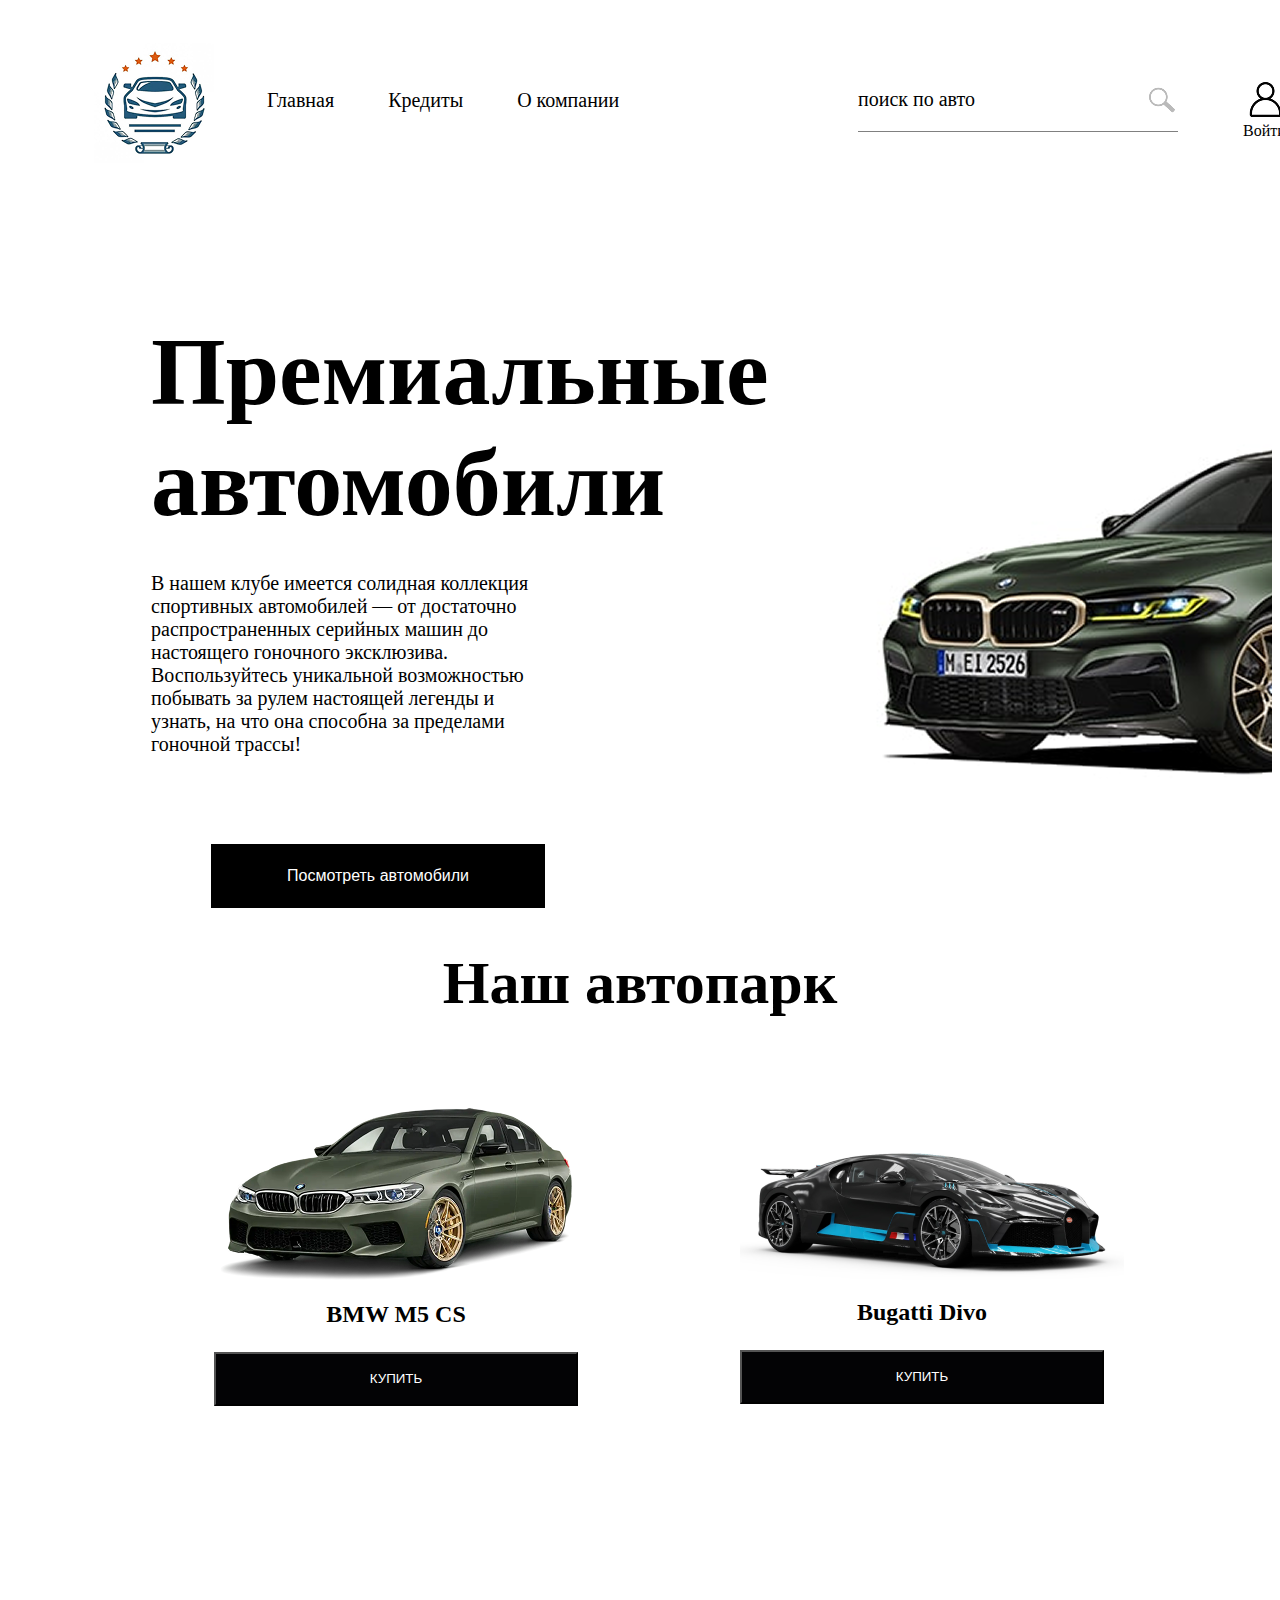
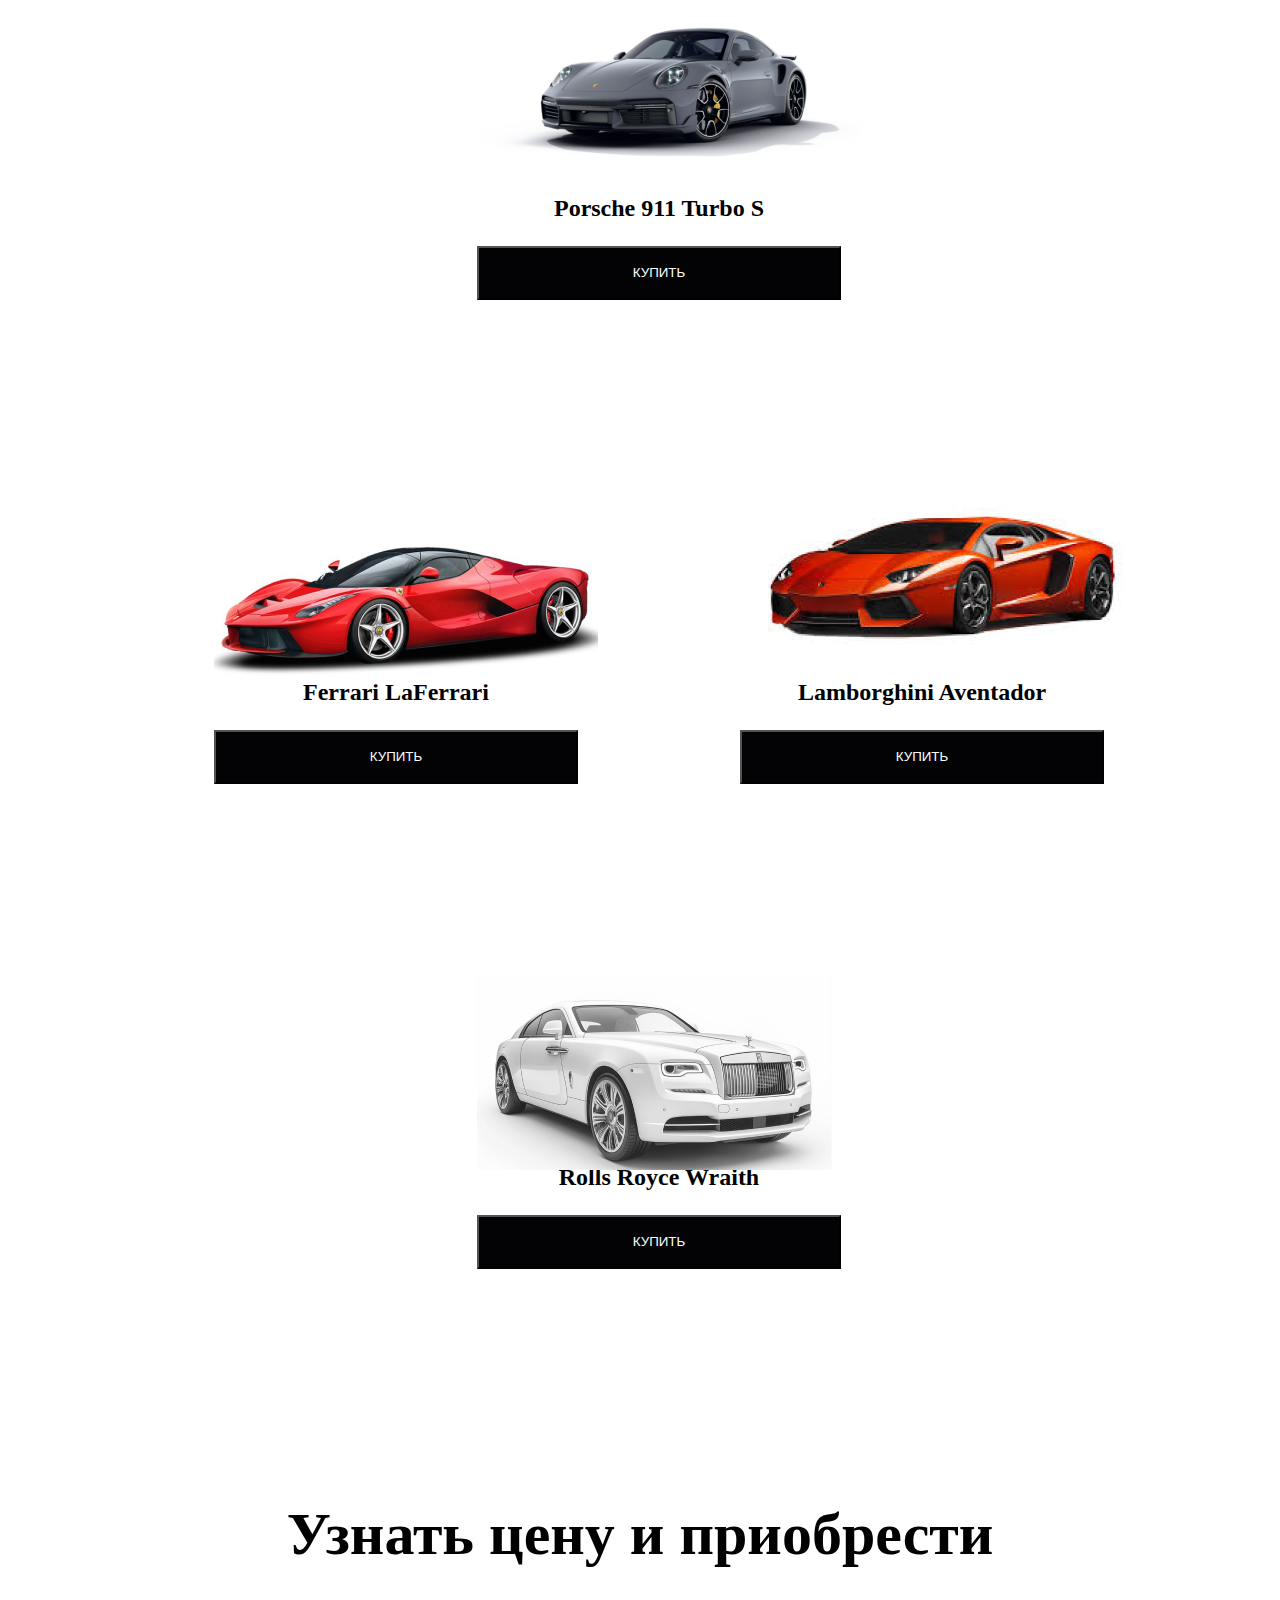
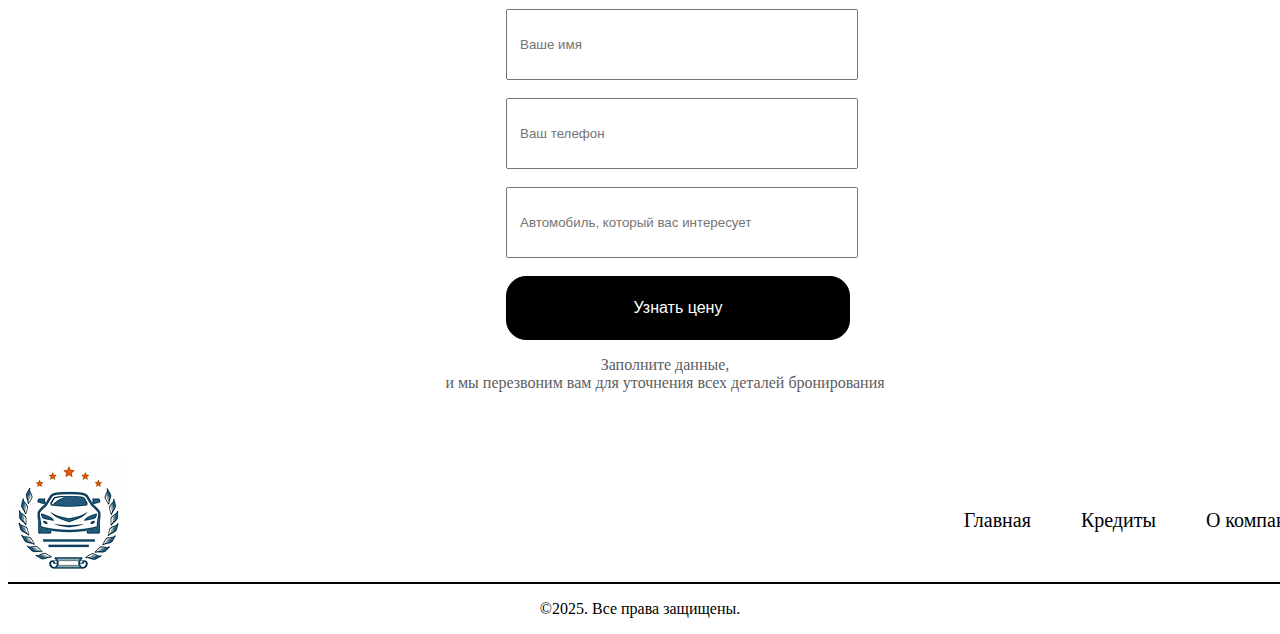
<file: index.html>
<!DOCTYPE html>
<html lang="en">

<head>
  <meta charset="UTF-8">
  <meta name="viewport" content="width=device-width, initial-scale=1.0">
  <title>AutoPremium</title>
  <link rel="stylesheet" href="css/style.css">
</head>

<body>
  <div class="header_menu">
        <img class="img_header" src="img/image 20.png" alt="">
        <nav class="menu">
            <ul>
                <li><a href="index.html">Главная</a></li>
                <li><a href="credits.html">Кредиты</a></li>
                <li><a href="aboutus.html">О компании</a></li>
            </ul>    
        </nav>
        <div class="search">
            <p class="search_stroka">поиск по авто</p>
            <img class="search_img" src="img/image 3.png" alt="">
        </div>
        <div class="header_login">
            <a href="login.html"><img src="img/image 2.png" alt=""></a>
            <a href="login.html"></a><p class="logim_p">Войти</p>
        </div>
    </div>
  <div class="main">
    <div class="Premium_main">
      <h1>Премиальные <br>автомобили</h1>
      <p>В нашем клубе имеется солидная коллекция
        <br>спортивных автомобилей — от достаточно
        <br>распространенных серийных машин до
        <br> настоящего гоночного эксклюзива.
        <br> Воспользуйтесь уникальной возможностью
        <br> побывать за рулем настоящей легенды и
        <br>узнать, на что она способна за пределами
        <br>гоночной трассы!</p>
      <button>Посмотреть автомобили</button>
    </div>
    <div class="car_cards">
      <h1>Наш автопарк</h1>
      <div class="cards">
        <div class="cs">
          <img src="img/BMW-M5-PNG-Images-HD 2.png" alt="">
          <p>BMW M5 CS</p>
          <a href="car1.html">
            <button>КУПИТЬ</button>
          </a>
        </div>

        <div class="card">
          <img src="img/2.png" alt="">
          <p>Bugatti Divo</p>
          <a href="car3.html">
            <button>КУПИТЬ</button>
          </a>
        </div>

        <div class="card">
          <img src="img/6.png" alt="">
          <p>Porsche 911 Turbo S</p>
          <a href="car5.html">
            <button>КУПИТЬ</button>
          </a>
        </div>

      </div>

      <div class="cards_2">
        <div class="card">
          <img src="img/3.png" alt="">
          <p>Ferrari LaFerrari</p>
          <a href="car2.html">
            <button>КУПИТЬ</button>
          </a>
        </div>

        <div class="card">
          <img src="img/4.png" alt="">
          <p>Lamborghini Aventador</p>
          <a href="car4.html">
            <button>КУПИТЬ</button>
          </a>
        </div>

        <div class="Wraith">
          <img src="img/5.png" alt="">
          <p>Rolls Royce Wraith</p>
          <a href="car6.html">
            <button>КУПИТЬ</button>
          </a>
        </div>

      </div>
    </div>
    <div class="form">
      <h1>Узнать цену и приобрести</h1>
      <form action="" class="price-form">
        <input type="text" class="price-input" placeholder="Ваше имя" required>
        <br>
        <input type="tel" class="price-input" placeholder="Ваш телефон" required>
        <br>
        <input type="text" class="price-input" placeholder="Автомобиль, который вас интересует" required>
        <br>
        <button class="button" type="submit">Узнать цену</button>
      </form>
      <p class="form_pp">Заполните данные,
        <br> и мы перезвоним вам для уточнения всех деталей бронирования</p>
    </div>
    <footer>
      <div class="footer-logo">
        <div class="logo"><img src="img/image 21.png" alt=""></div>
      </div>
      <div class="footer-nav">
        <div class="footer-li">Главная</div>
        <div class="footer-li">Кредиты</div>
        <div class="footer-li">О компании</div>
      </div>
    </footer>
    <div class="down-footer">
      <p class="down-dooter-text">©2025. Все права защищены.</p>
    </div>
  </div>
</body>


</html>
</file>
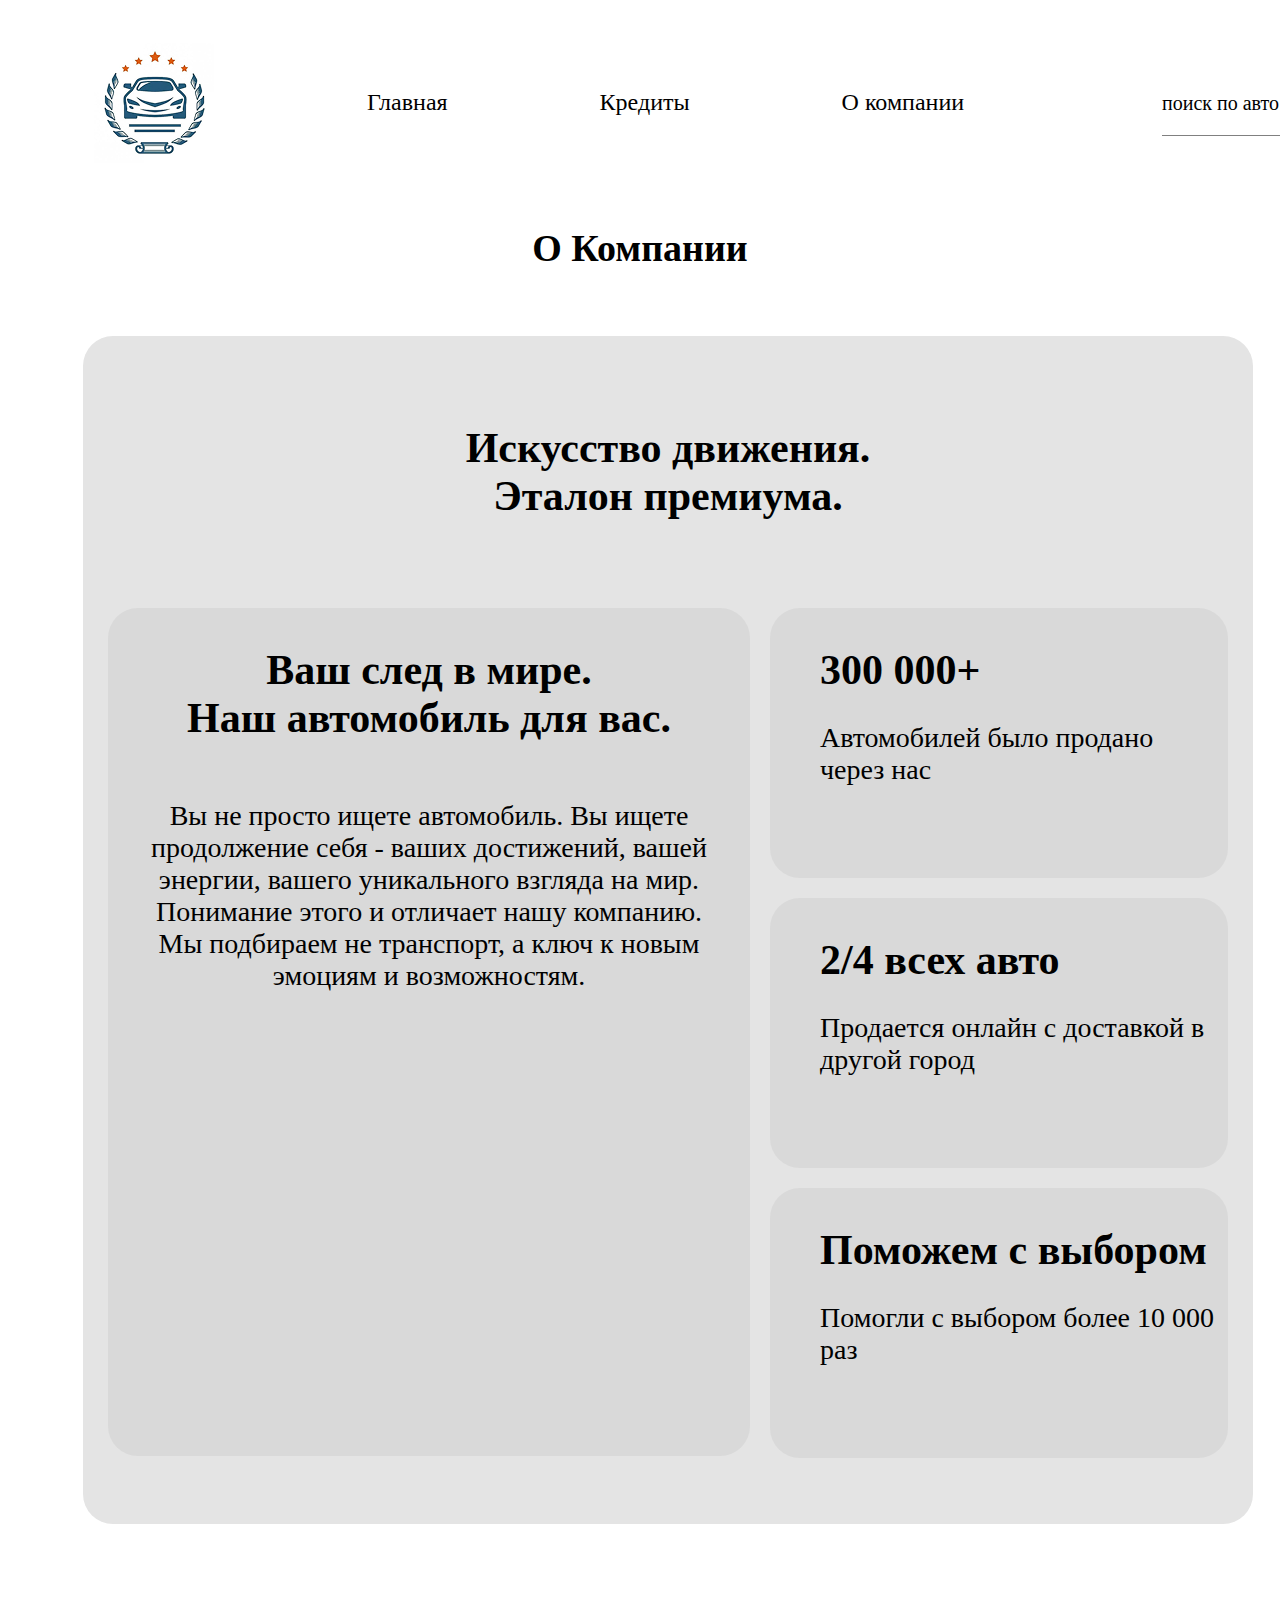
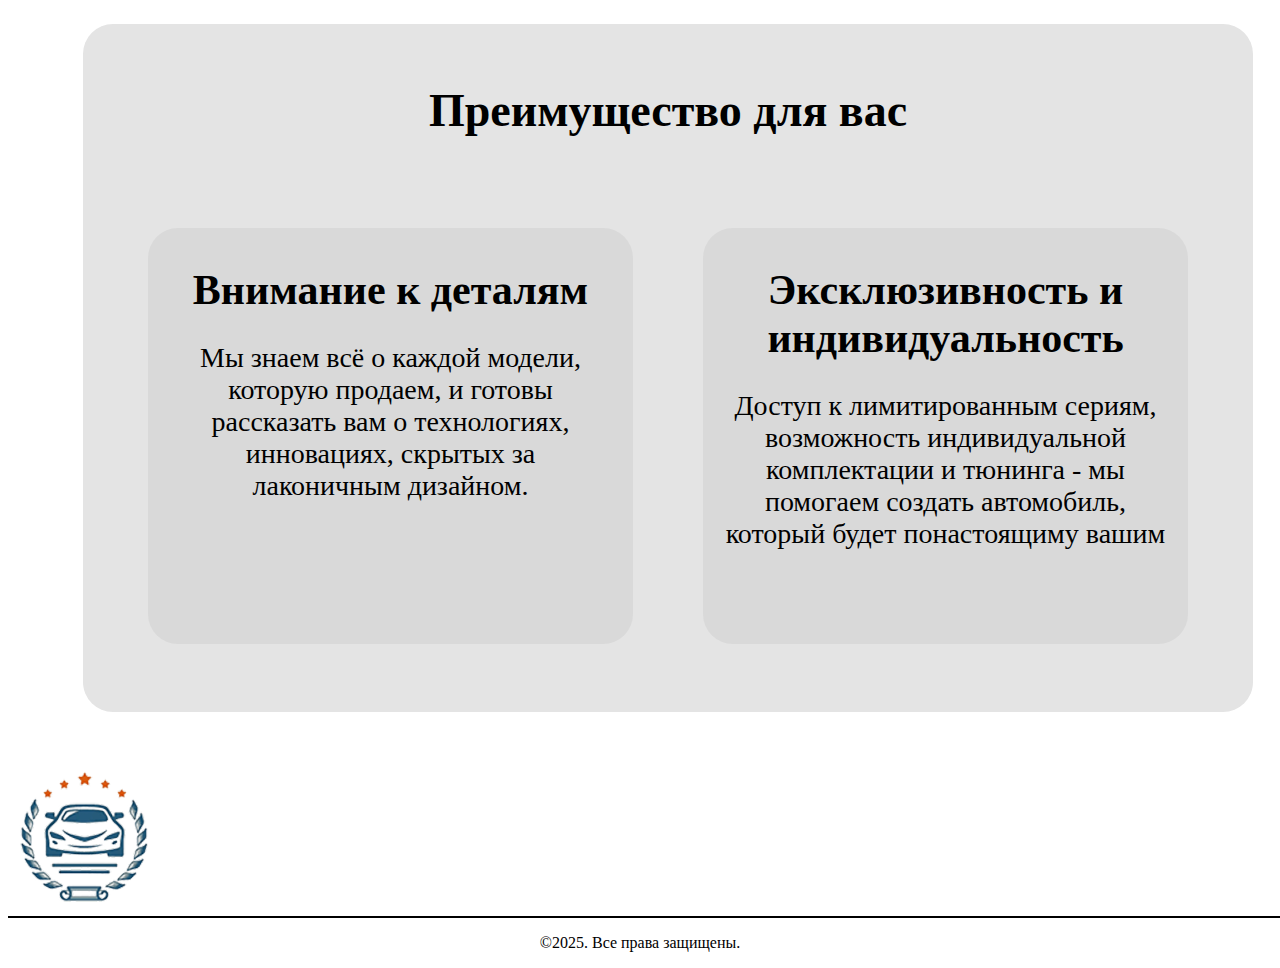
<file: aboutus.html>
<!DOCTYPE html>
<html lang="ru">
<head>
    <meta charset="UTF-8">
    <meta name="viewport" content="width=device-width, initial-scale=1.0">
    <link rel="stylesheet" href="css/kompany.css">
    <title>О нас</title>
</head>
<body>
        <header>
            <div class="header_menu">
                <img class="img_header" src="img/image 20.png" alt="">
                <div class="menu">
                    <ul>
                        <li><a href="index.html">Главная</a></li>
                        <li><a href="credits.html">Кредиты</a></li>
                        <li><a href="aboutus.html">О компании</a></li>
                    </ul>    
                </div>
                <div class="search">
                    <p class="search_stroka">поиск по авто</p>
                    <img class="search_img" src="img/image 3.png" alt="">
                </div>
                <div class="header_login">
                    <a href="login.html"><img src="img/image 2.png" alt=""></a>
                    <a href="login.html"></a><p class="logim_p">Войти</p>
                </div>
            </div>
        </header>

        <main>
            <h1 class="Komp">О Компании</h1>
            <div class="iskustvo">
                <div>
                    <h1 class="isk">Искусство движения. <br> Эталон премиума.</h1>
                    <div class="italon">
                        <div class="sled">
                            <h1>Ваш след в мире. <br>Наш автомобиль для вас.</h1>
                            <p>
                                Вы не просто ищете автомобиль.
                                Вы ищете продолжение себя - ваших достижений, вашей энергии, вашего уникального взгляда на мир. Понимание этого и отличает нашу компанию. 
                                Мы подбираем не транспорт, а ключ к новым эмоциям и возможностям.
                            </p>
                        </div>
                
                        <div class="italon2">
                            <div class="ff">
                                <h1>300 000+</h1>
                                <p>Автомобилей было продано через нас</p>
                            </div>
                            <div class="fff">
                                <h1>2/4 всех авто</h1>
                                <p>Продается онлайн с доставкой в другой город</p>
                            </div>
                            <div class="ffff">
                                <h1>Поможем с выбором</h1>
                                <p>Помогли с выбором более 10 000 раз</p>
                            </div>
                        </div>
                    </div>
                </div>
            </div>

            <div class="preim">
                <h1 class="prem_dl">
                    Преимущество для вас
                </h1>
                <div class="preim-vas">
                    <div class="detal">
                        <h1>
                            Внимание к деталям
                        </h1>
                        <p>
                            Мы знаем всё о каждой модели,<br> которую продаем, и готовы<br> рассказать вам о технологиях,<br> инновациях, скрытых за<br> лаконичным дизайном.
                        </p>
                    </div>
                    <div class="ekskl">
                        <h1>
                            Эксклюзивность и<br> индивидуальность
                        </h1>
                        <p>
                            Доступ к лимитированным сериям,<br> возможность индивидуальной<br> комплектации и тюнинга - мы<br> помогаем создать автомобиль,<br> который будет понастоящиму вашим
                        </p>
                    </div>
                </div>
            </div>
        </main>
        <footer>
            <div class="footer-logo">
                <div class="logo"><img src="img/image 21 (1) 2.png" alt=""></div>
            </div>
            <div class="footer-nav">
                <div class="footer-li">Главная</div>
                <div class="footer-li">Кредиты</div>
                <div class="footer-li">О компании</div>
            </div>
        </footer>
        <div class="down-footer">
            <p class="down-dooter-text">©2025. Все права защищены.</p>
        </div>
</body>

</html>
</file>
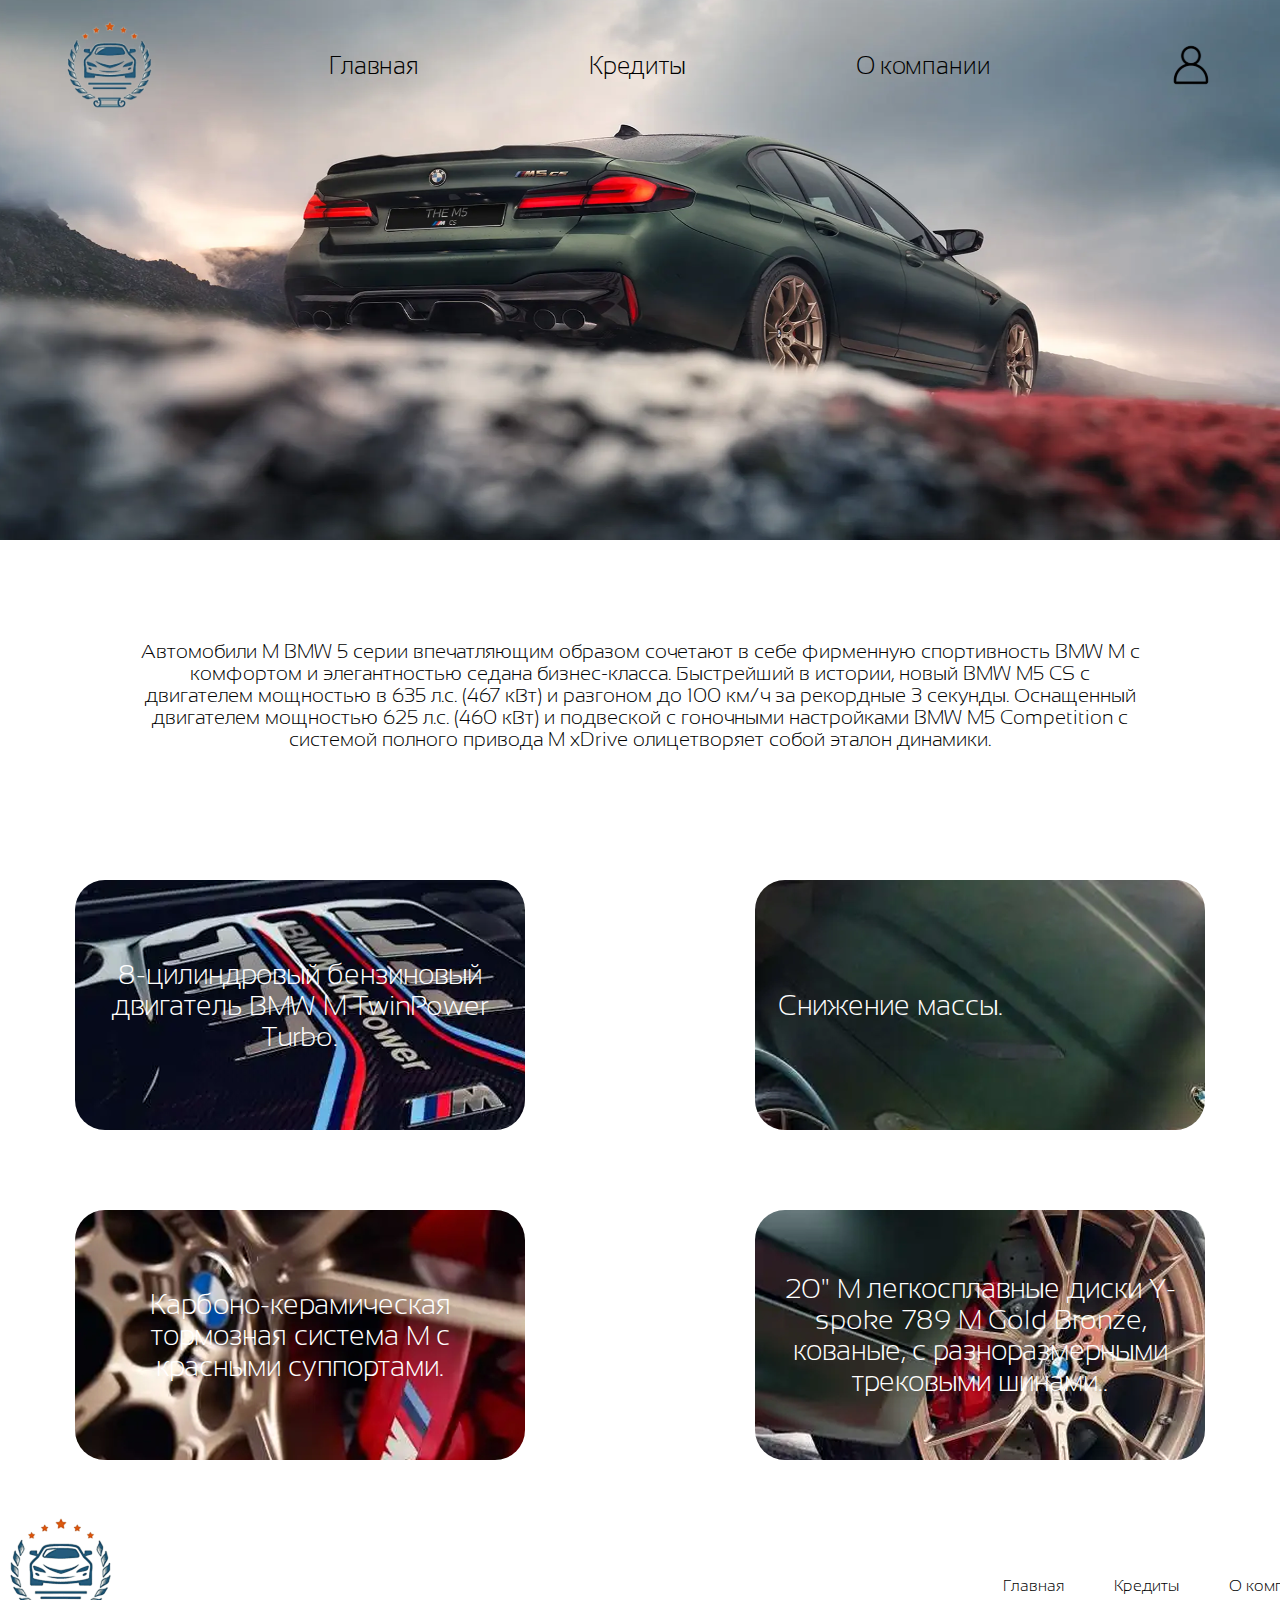
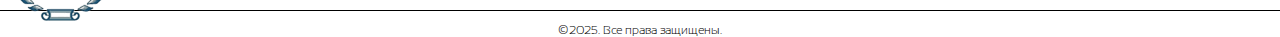
<file: car1.html>
<!DOCTYPE html>
<html lang="ru">
<head>
    <link rel="preconnect" href="https://fonts.googleapis.com">
    <link rel="preconnect" href="https://fonts.gstatic.com" crossorigin>
    <link href="https://fonts.googleapis.com/css2?family=Roboto:ital,wght@0,100..900;1,100..900&family=Sansation:ital,wght@0,300;0,400;0,700;1,300;1,400;1,700&display=swap" rel="stylesheet">
    <link rel="preconnect" href="https://fonts.googleapis.com">
    <link rel="preconnect" href="https://fonts.gstatic.com" crossorigin>
    <link href="https://fonts.googleapis.com/css2?family=Sansation:ital,wght@0,300;0,400;0,700;1,300;1,400;1,700&display=swap" rel="stylesheet">
    <link rel="stylesheet" href="../css/style-BMW.css">
    <meta charset="UTF-8">
    <meta name="viewport" content="width=device-width, initial-scale=1.0">
    <title>Document</title>
</head>
<body>
    <header>
        <a href="" class="header-li"><img src="../img/BMW-list/image 21 (1) 3 (1).svg" alt="" class="logo"></a>
        <a href="index.html" class="header-li">Главная</a>
        <a href="credits.html" class="header-li">Кредиты</a>
        <a href="aboutus.html" class="header-li">О компании</a>
        <a href="" class="header-li"><img src="../img/BMW-list/image 2 (1).svg" alt="" class="login"></a>
    </header>
    <main>
        <p class="desctiprion">Автомобили M BMW 5 серии впечатляющим образом сочетают в себе фирменную спортивность BMW M с комфортом и элегантностью седана бизнес-класса. Быстрейший в истории, новый BMW M5 CS с двигателем мощностью в 635 л.с. (467 кВт) и разгоном до 100 км/ч за рекордные 3 секунды. Оснащенный двигателем мощностью 625 л.с. (460 кВт) и подвеской с гоночными настройками BMW M5 Competition с системой полного привода M xDrive олицетворяет собой эталон динамики.</p>
            <div class="peculiarities">
                <div class="peculiarity-1">
                    <p class="peculiarity-text">8-цилиндровый бензиновый двигатель BMW М TwinPower Turbo.</p>
                </div>
                <div class="peculiarity-2">
                    <p class="peculiarity-text">Снижение массы.</p>
                </div>
                <div class="peculiarity-3">
                    <p class="peculiarity-text">Карбоно-керамическая тормозная система M с красными суппортами.</p>
                </div>
                <div class="peculiarity-4">
                    <p class="peculiarity-text">20" M легкосплавные диски Y-spoke 789 M Gold Bronze, кованые, с разноразмерными трековыми шинами..</p>
                </div>
            </div>
    </main>
    <footer>
        <div class="footer-logo">
            <div class="logo"><img src="../img/BMW-list/image 21 (1) 3 (1).svg" alt=""></div>
        </div>
        <div class="footer-nav">
            <div class="footer-li">Главная</div>
            <div class="footer-li">Кредиты</div>
            <div class="footer-li">О компании</div>
        </div>  
    </footer>
    <div class="down-footer">
        <p class="down-dooter-text">©2025. Все права защищены.</p>
    </div>
</body>
</html>
</file>
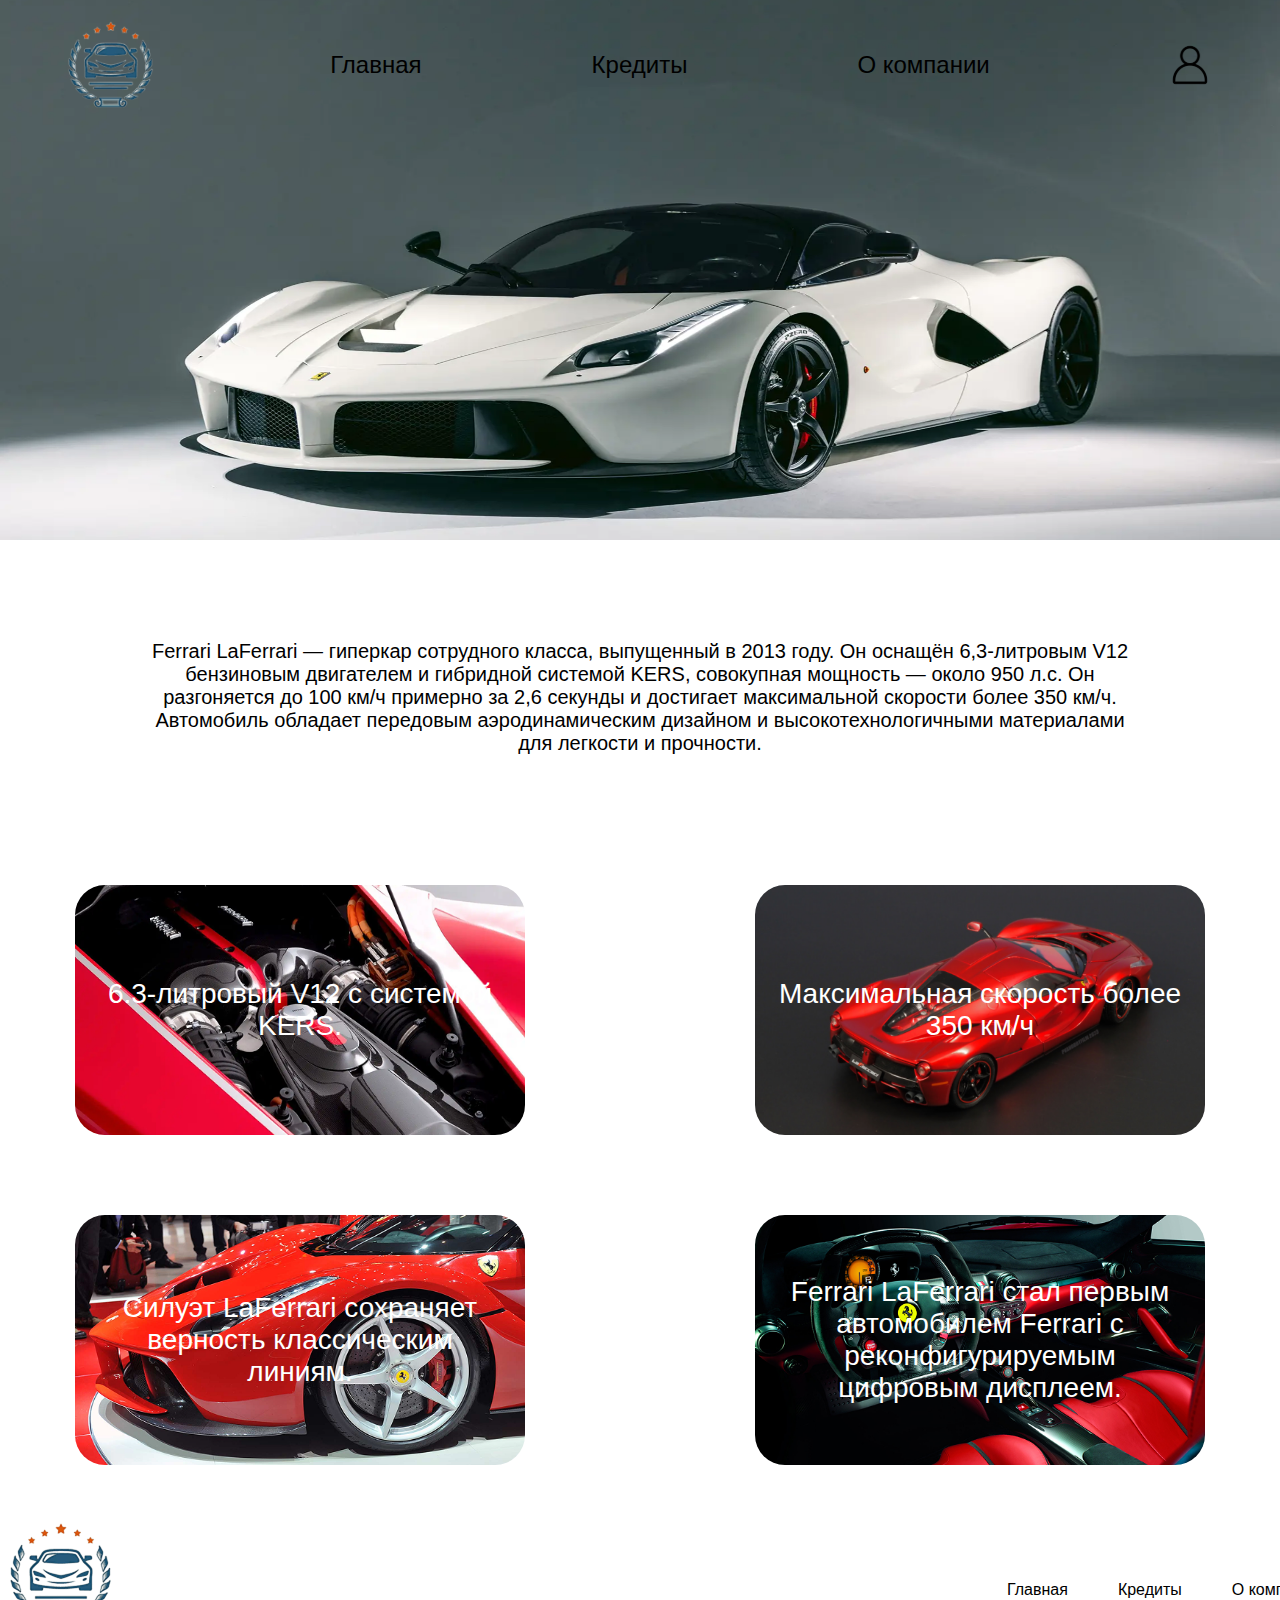
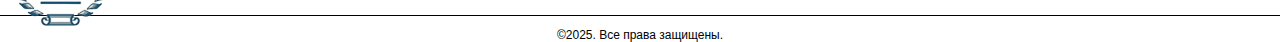
<file: car2.html>
<!DOCTYPE html>
<html lang="ru">
<head>
    <link rel="stylesheet" href="css/style-ferrari.css">
    <meta charset="UTF-8">
    <meta name="viewport" content="width=device-width, initial-scale=1.0">
    <title>Ferrari LaFerrari</title>
</head>
<body>
    <header>
        <a href="" class="header-li"><img src="img/BMW-list/image 21 (1) 3 (1).svg" alt="" class="logo"></a>
        <a href="index.html" class="header-li">Главная</a>
        <a href="credits.html" class="header-li">Кредиты</a>
        <a href="aboutus.html" class="header-li">О компании</a>
        <a href="login.html" class="header-li"><img src="../img/BMW-list/image 2 (1).svg" alt="" class="login"></a>
    </header>
    <main>
        <p class="desctiprion">Ferrari LaFerrari — гиперкар сотрудного класса, выпущенный в 2013 году. Он оснащён 6,3-литровым V12 бензиновым двигателем и гибридной системой KERS, совокупная мощность — около 950 л.с. Он разгоняется до 100 км/ч примерно за 2,6 секунды и достигает максимальной скорости более 350 км/ч. Автомобиль обладает передовым аэродинамическим дизайном и высокотехнологичными материалами для легкости и прочности.</p>
            <div class="peculiarities">
                <div class="peculiarity-1">
                    <p class="peculiarity-text">6.3-литровый V12 с системой KERS.</p>
                </div>
                <div class="peculiarity-2">
                    <p class="peculiarity-text">Максимальная скорость более 350 км/ч</p>
                </div>
                <div class="peculiarity-3">
                    <p class="peculiarity-text">Силуэт LaFerrari сохраняет верность классическим линиям.</p>
                </div>
                <div class="peculiarity-4">
                    <p class="peculiarity-text">Ferrari LaFerrari стал первым автомобилем Ferrari с реконфигурируемым цифровым дисплеем.</p>
                </div>
            </div>
    </main>
    <footer>
        <div class="footer-logo">
            <div class="logo"><img src="img/BMW-list/image 21 (1) 3 (1).svg" alt=""></div>
        </div>
        <div class="footer-nav">
            <div class="footer-li">Главная</div>
            <div class="footer-li">Кредиты</div>
            <div class="footer-li">О компании</div>
        </div>  
    </footer>
    <div class="down-footer">
        <p class="down-dooter-text">©2025. Все права защищены.</p>
    </div>
</body>

</html>
</file>
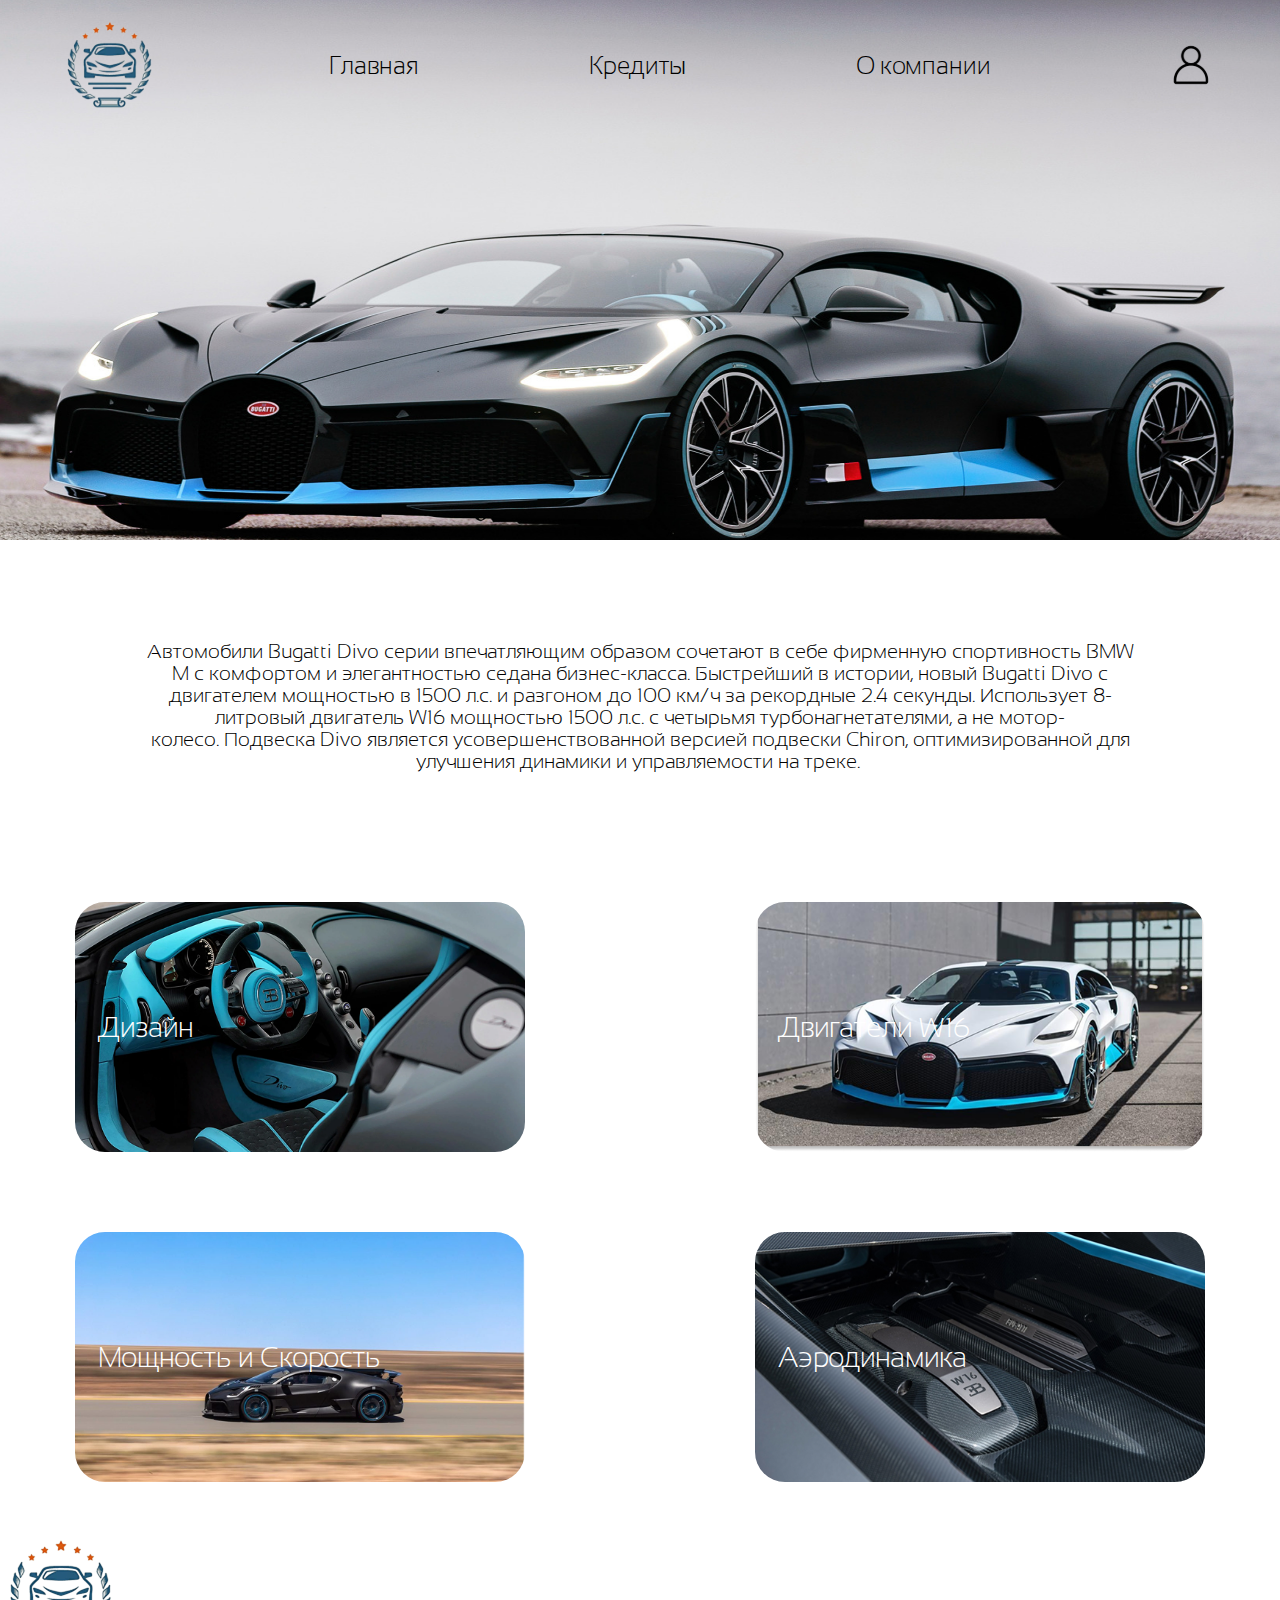
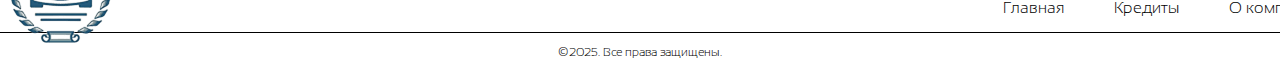
<file: car3.html>
<!DOCTYPE html>
<html lang="ru">
<head>
    <link rel="preconnect" href="https://fonts.googleapis.com">
    <link rel="preconnect" href="https://fonts.gstatic.com" crossorigin>
    <link href="https://fonts.googleapis.com/css2?family=Roboto:ital,wght@0,100..900;1,100..900&family=Sansation:ital,wght@0,300;0,400;0,700;1,300;1,400;1,700&display=swap" rel="stylesheet">
    <link rel="preconnect" href="https://fonts.googleapis.com">
    <link rel="preconnect" href="https://fonts.gstatic.com" crossorigin>
    <link href="https://fonts.googleapis.com/css2?family=Sansation:ital,wght@0,300;0,400;0,700;1,300;1,400;1,700&display=swap" rel="stylesheet">
    <link rel="stylesheet" href="css/style-buggati.css">
    <meta charset="UTF-8">
    <meta name="viewport" content="width=device-width, initial-scale=1.0">
    <title>Bugatti Divo</title>
</head>
<body>
    <header>
        <a href="" class="header-li"><img src="img/BMW-list/image 21 (1) 3 (1).svg" alt="" class="logo"></a>
        <a href="index.html" class="header-li">Главная</a>
        <a href="credits.html" class="header-li">Кредиты</a>
        <a href="aboutus.html" class="header-li">О компании</a>
        <a href="login.html" class="header-li"><img src="img/BMW-list/image 2 (1).svg" alt="" class="login"></a>
    </header>
    <main>
        <p class="desctiprion">Автомобили Bugatti Divo серии впечатляющим образом сочетают в себе фирменную спортивность BMW M с комфортом и элегантностью седана бизнес-класса. Быстрейший в истории, новый Bugatti Divo с двигателем мощностью в 1500 л.с. и разгоном до 100 км/ч за рекордные 2.4 секунды. Использует
 8-литровый двигатель W16 мощностью 1500 л.с. с четырьмя турбонагнетателями, а не мотор-колесо. Подвеска Divo является усовершенствованной версией подвески Chiron, оптимизированной для улучшения динамики и управляемости на треке. </p>
            <div class="peculiarities">
                <div class="peculiarity-1">
                    <p class="peculiarity-text">Дизайн</p>
                </div>
                <div class="peculiarity-2">
                    <p class="peculiarity-text">Двигатели W16</p>
                </div>
                <div class="peculiarity-3">
                    <p class="peculiarity-text">Мощность и Скорость</p>
                </div>
                <div class="peculiarity-4">
                    <p class="peculiarity-text">Аэродинамика</p>
                </div>
            </div>
    </main>
    <footer>
        <div class="footer-logo">
            <div class="logo"><img src="img/BMW-list/image 21 (1) 3 (1).svg" alt=""></div>
        </div>
        <div class="footer-nav">
            <div class="footer-li">Главная</div>
            <div class="footer-li">Кредиты</div>
            <div class="footer-li">О компании</div>
        </div>  
    </footer>
    <div class="down-footer">
        <p class="down-dooter-text">©2025. Все права защищены.</p>
    </div>
</body>

</html>
</file>
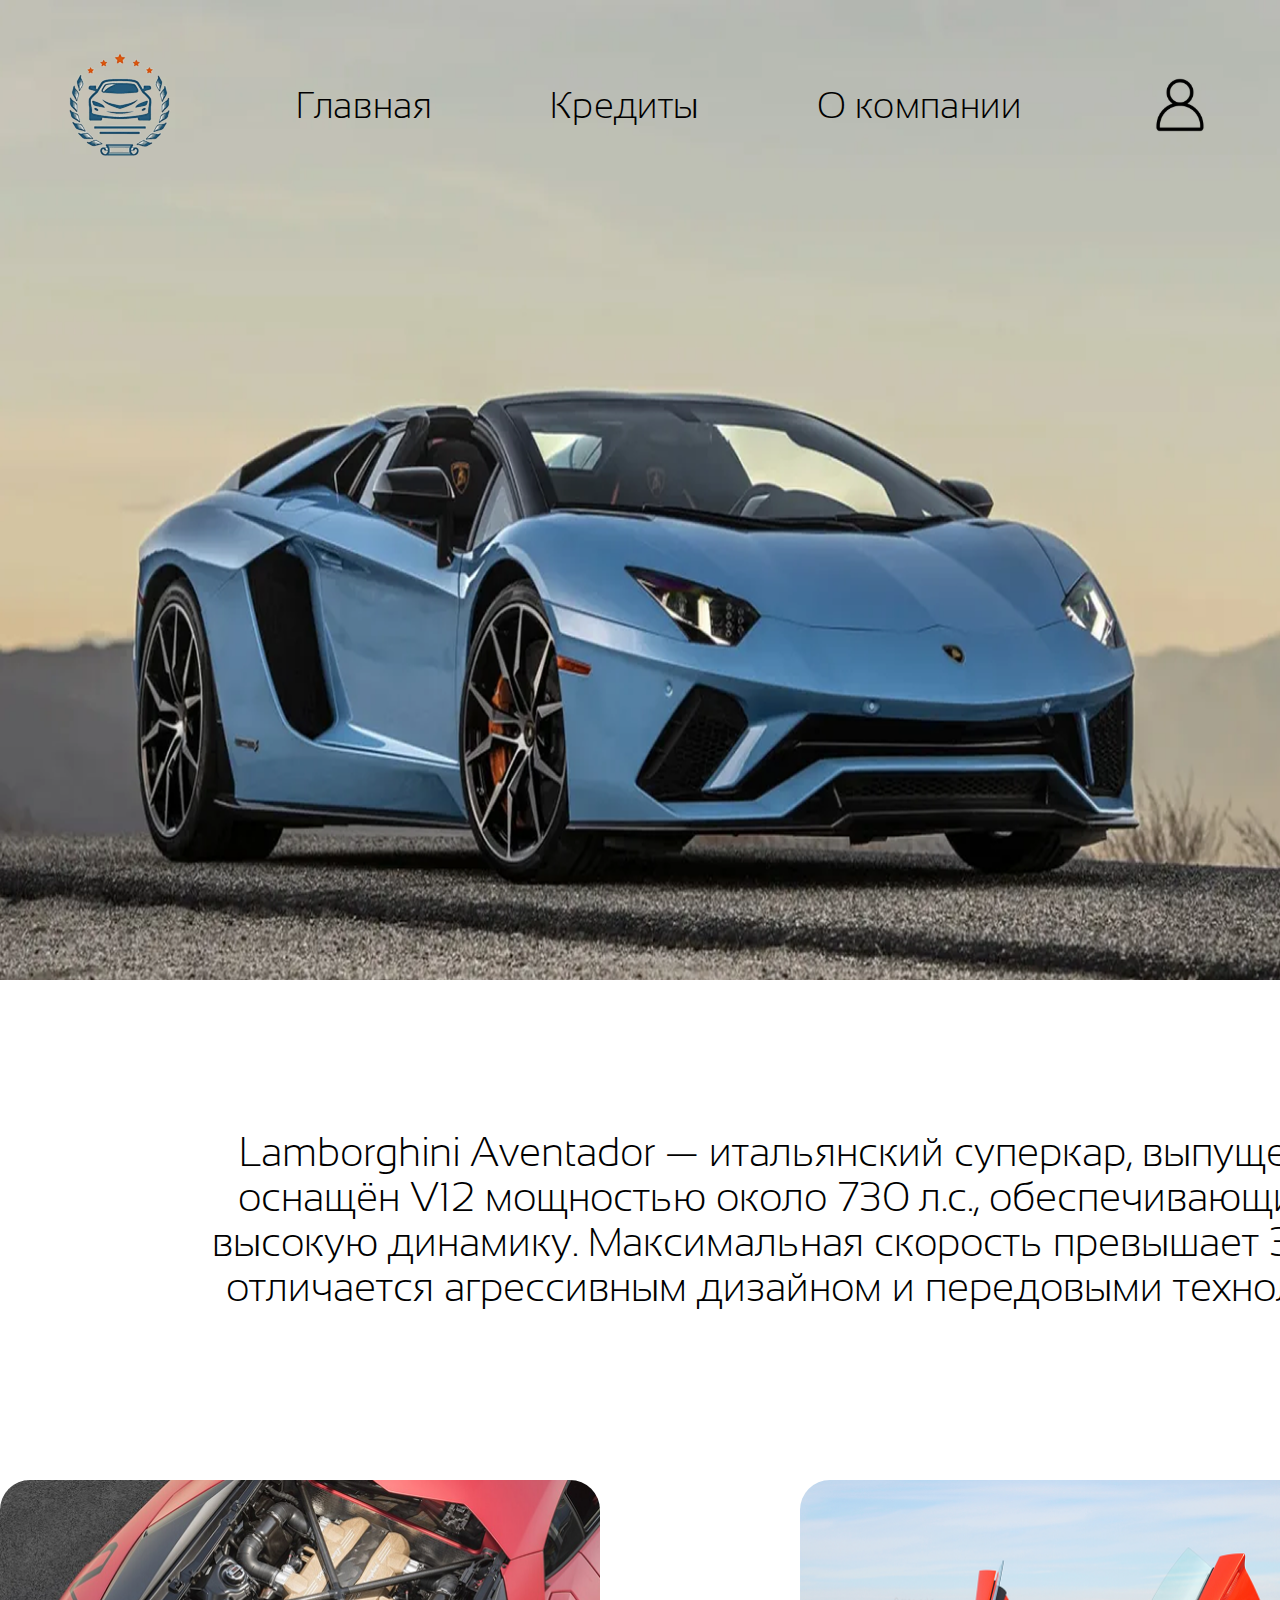
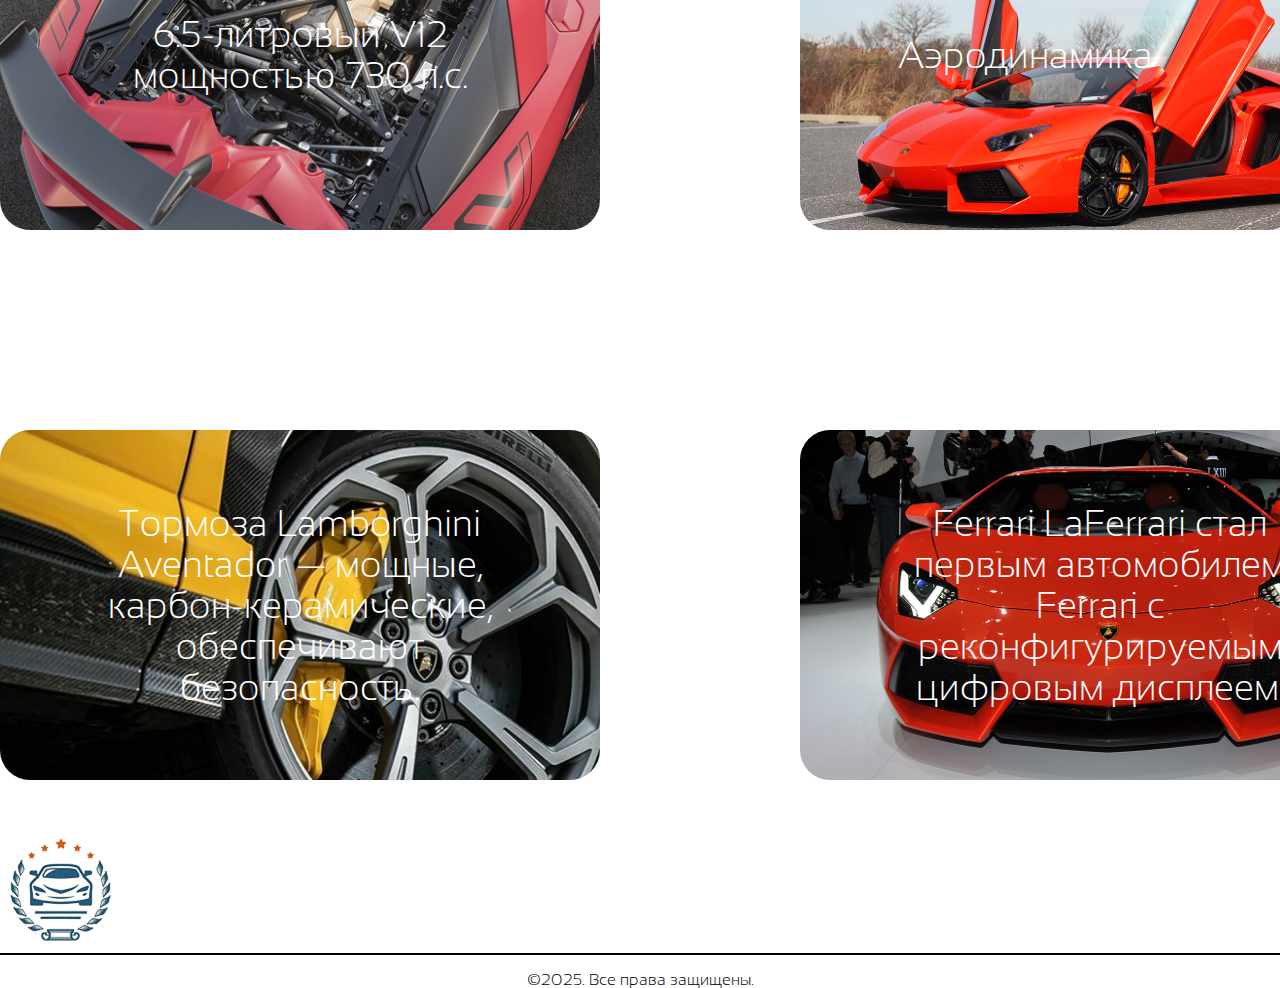
<file: car4.html>
<!DOCTYPE html>
<html lang="ru">
<head>
    <link rel="preconnect" href="https://fonts.googleapis.com">
    <link rel="preconnect" href="https://fonts.gstatic.com" crossorigin>
    <link href="https://fonts.googleapis.com/css2?family=Roboto:ital,wght@0,100..900;1,100..900&family=Sansation:ital,wght@0,300;0,400;0,700;1,300;1,400;1,700&display=swap" rel="stylesheet">
    <link rel="preconnect" href="https://fonts.googleapis.com">
    <link rel="preconnect" href="https://fonts.gstatic.com" crossorigin>
    <link href="https://fonts.googleapis.com/css2?family=Sansation:ital,wght@0,300;0,400;0,700;1,300;1,400;1,700&display=swap" rel="stylesheet">
    <link rel="stylesheet" href="../css/style-Lambo.css">
    <meta charset="UTF-8">
    <meta name="viewport" content="width=device-width, initial-scale=1.0">
    <title>Document</title>
</head>
<body>
    <header>
        <a href="" class="header-li"><img src="../img/BMW-list/image 21 (1) 3 (1).svg" alt="" class="logo"></a>
        <a href="index.html" class="header-li">Главная</a>
        <a href="credits.html" class="header-li">Кредиты</a>
        <a href="aboutus.html" class="header-li">О компании</a>
        <a href="" class="header-li"><img src="../img/BMW-list/image 2 (1).svg" alt="" class="login"></a>
    </header>
    <main>
        <p class="desctiprion">Lamborghini Aventador — итальянский суперкар, выпущенный в 2011 года. Он оснащён V12 мощностью около 730 л.с., обеспечивающим быстрый разгон и высокую динамику. Максимальная скорость превышает 350 км/ч. Автомобиль отличается  агрессивным дизайном и передовыми технологиями управления. </p>
            <div class="peculiarities">
                <div class="peculiarity-1">
                    <p class="peculiarity-text">6.5-литровый V12 мощностью 730 л.с.</p>
                </div>
                <div class="peculiarity-2">
                    <p class="peculiarity-text">Аэродинамика</p>
                </div>
                <div class="peculiarity-3">
                    <p class="peculiarity-text">Тормоза Lamborghini Aventador — мощные, карбон-керамические, обеспечивают безопасность.</p>
                </div>
                <div class="peculiarity-4">
                    <p class="peculiarity-text">Ferrari LaFerrari стал первым автомобилем Ferrari с реконфигурируемым цифровым дисплеем.</p>
                </div>
            </div>
    </main>
    <footer>
        <div class="footer-logo">
            <div class="logo"><img src="../img/BMW-list/image 21 (1) 3 (1).svg" alt=""></div>
        </div>
        <div class="footer-nav">
            <div class="footer-li">Главная</div>
            <div class="footer-li">Кредиты</div>
            <div class="footer-li">О компании</div>
        </div>  
    </footer>
    <div class="down-footer">
        <p class="down-dooter-text">©2025. Все права защищены.</p>
    </div>
</body>
</html>
</file>
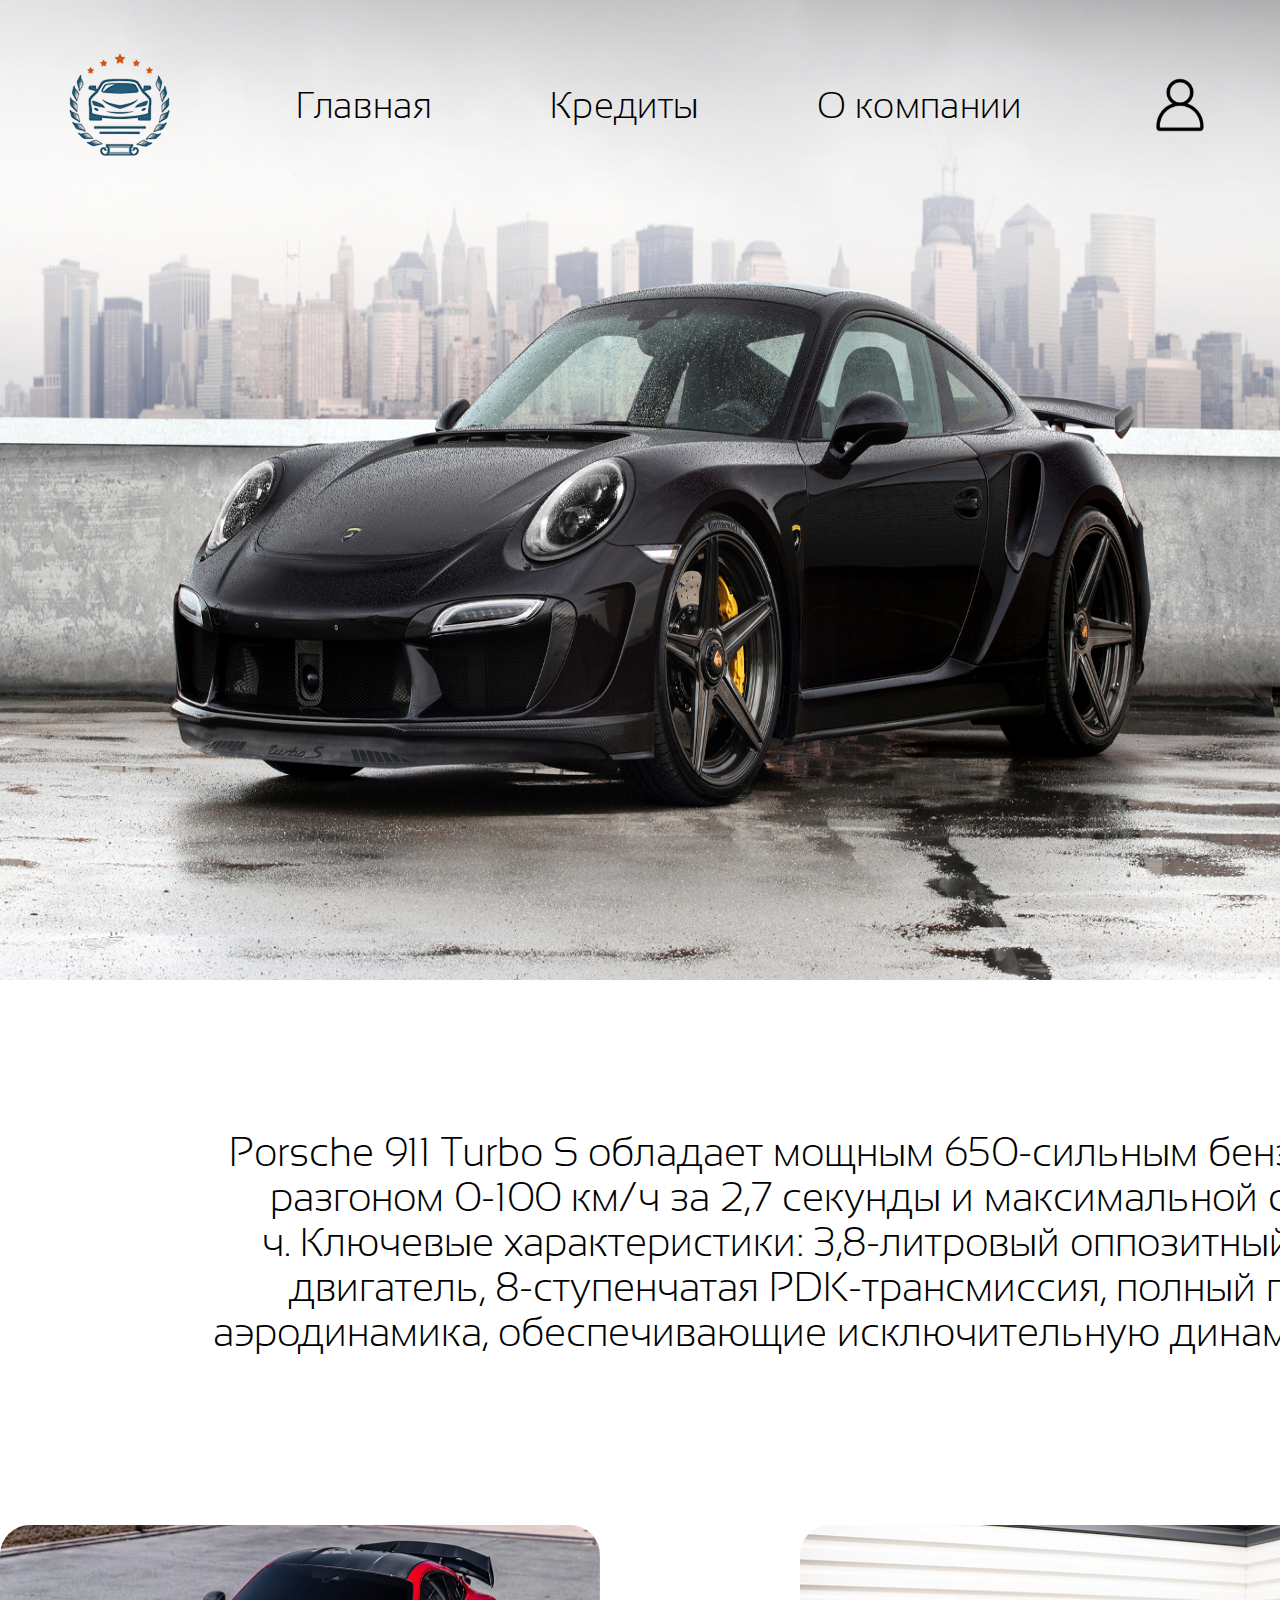
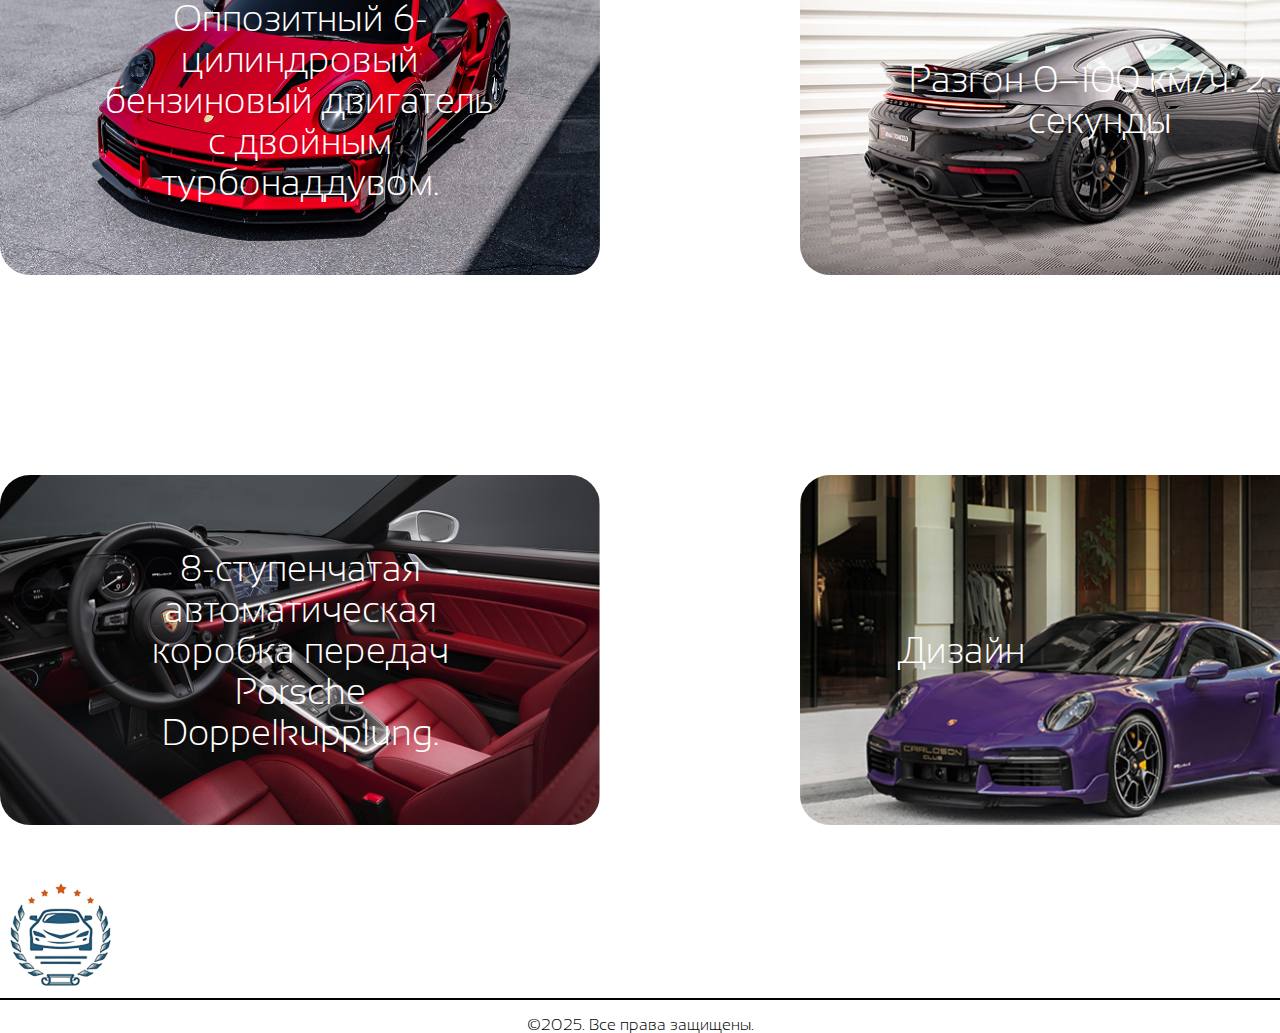
<file: car5.html>
<!DOCTYPE html>
<html lang="ru">
<head>
    <link rel="preconnect" href="https://fonts.googleapis.com">
    <link rel="preconnect" href="https://fonts.gstatic.com" crossorigin>
    <link href="https://fonts.googleapis.com/css2?family=Roboto:ital,wght@0,100..900;1,100..900&family=Sansation:ital,wght@0,300;0,400;0,700;1,300;1,400;1,700&display=swap" rel="stylesheet">
    <link rel="preconnect" href="https://fonts.googleapis.com">
    <link rel="preconnect" href="https://fonts.gstatic.com" crossorigin>
    <link href="https://fonts.googleapis.com/css2?family=Sansation:ital,wght@0,300;0,400;0,700;1,300;1,400;1,700&display=swap" rel="stylesheet">
    <link rel="stylesheet" href="css/style-Porshe.css">
    <meta charset="UTF-8">
    <meta name="viewport" content="width=device-width, initial-scale=1.0">
    <title>Porsche 911 Turbo S</title>
</head>
<body>
    <header>
        <a href="" class="header-li"><img src="img/BMW-list/image 21 (1) 3 (1).svg" alt="" class="logo"></a>
        <a href="index.html" class="header-li">Главная</a>
        <a href="credits.html" class="header-li">Кредиты</a>
        <a href="aboutus.html" class="header-li">О компании</a>
        <a href="login.html" class="header-li"><img src="img/BMW-list/image 2 (1).svg" alt="" class="login"></a>
    </header>
    <main>
        <p class="desctiprion">Porsche 911 Turbo S обладает мощным 650-сильным бензиновым двигателем, разгоном 0-100 км/ч за 2,7 секунды и максимальной скоростью 330 км/ч. Ключевые характеристики: 3,8-литровый оппозитный битурбированный двигатель, 8-ступенчатая PDK-трансмиссия, полный привод и активная аэродинамика, обеспечивающие исключительную динамику и управляемость.</p>
            <div class="peculiarities">
                <div class="peculiarity-1">
                    <p class="peculiarity-text">Оппозитный 6-цилиндровый бензиновый двигатель с двойным турбонаддувом.</p>
                </div>
                <div class="peculiarity-2">
                    <p class="peculiarity-text">Разгон 0–100 км/ч: 2.7 секунды</p>
                </div>
                <div class="peculiarity-3">
                    <p class="peculiarity-text">8-ступенчатая автоматическая коробка передач Porsche Doppelkupplung.</p>
                </div>
                <div class="peculiarity-4">
                    <p class="peculiarity-text">Дизайн</p>
                </div>
            </div>
    </main>
    <footer>
        <div class="footer-logo">
            <div class="logo"><img src="img/BMW-list/image 21 (1) 3 (1).svg" alt=""></div>
        </div>
        <div class="footer-nav">
            <div class="footer-li">Главная</div>
            <div class="footer-li">Кредиты</div>
            <div class="footer-li">О компании</div>
        </div>  
    </footer>
    <div class="down-footer">
        <p class="down-dooter-text">©2025. Все права защищены.</p>
    </div>
</body>

</html>
</file>
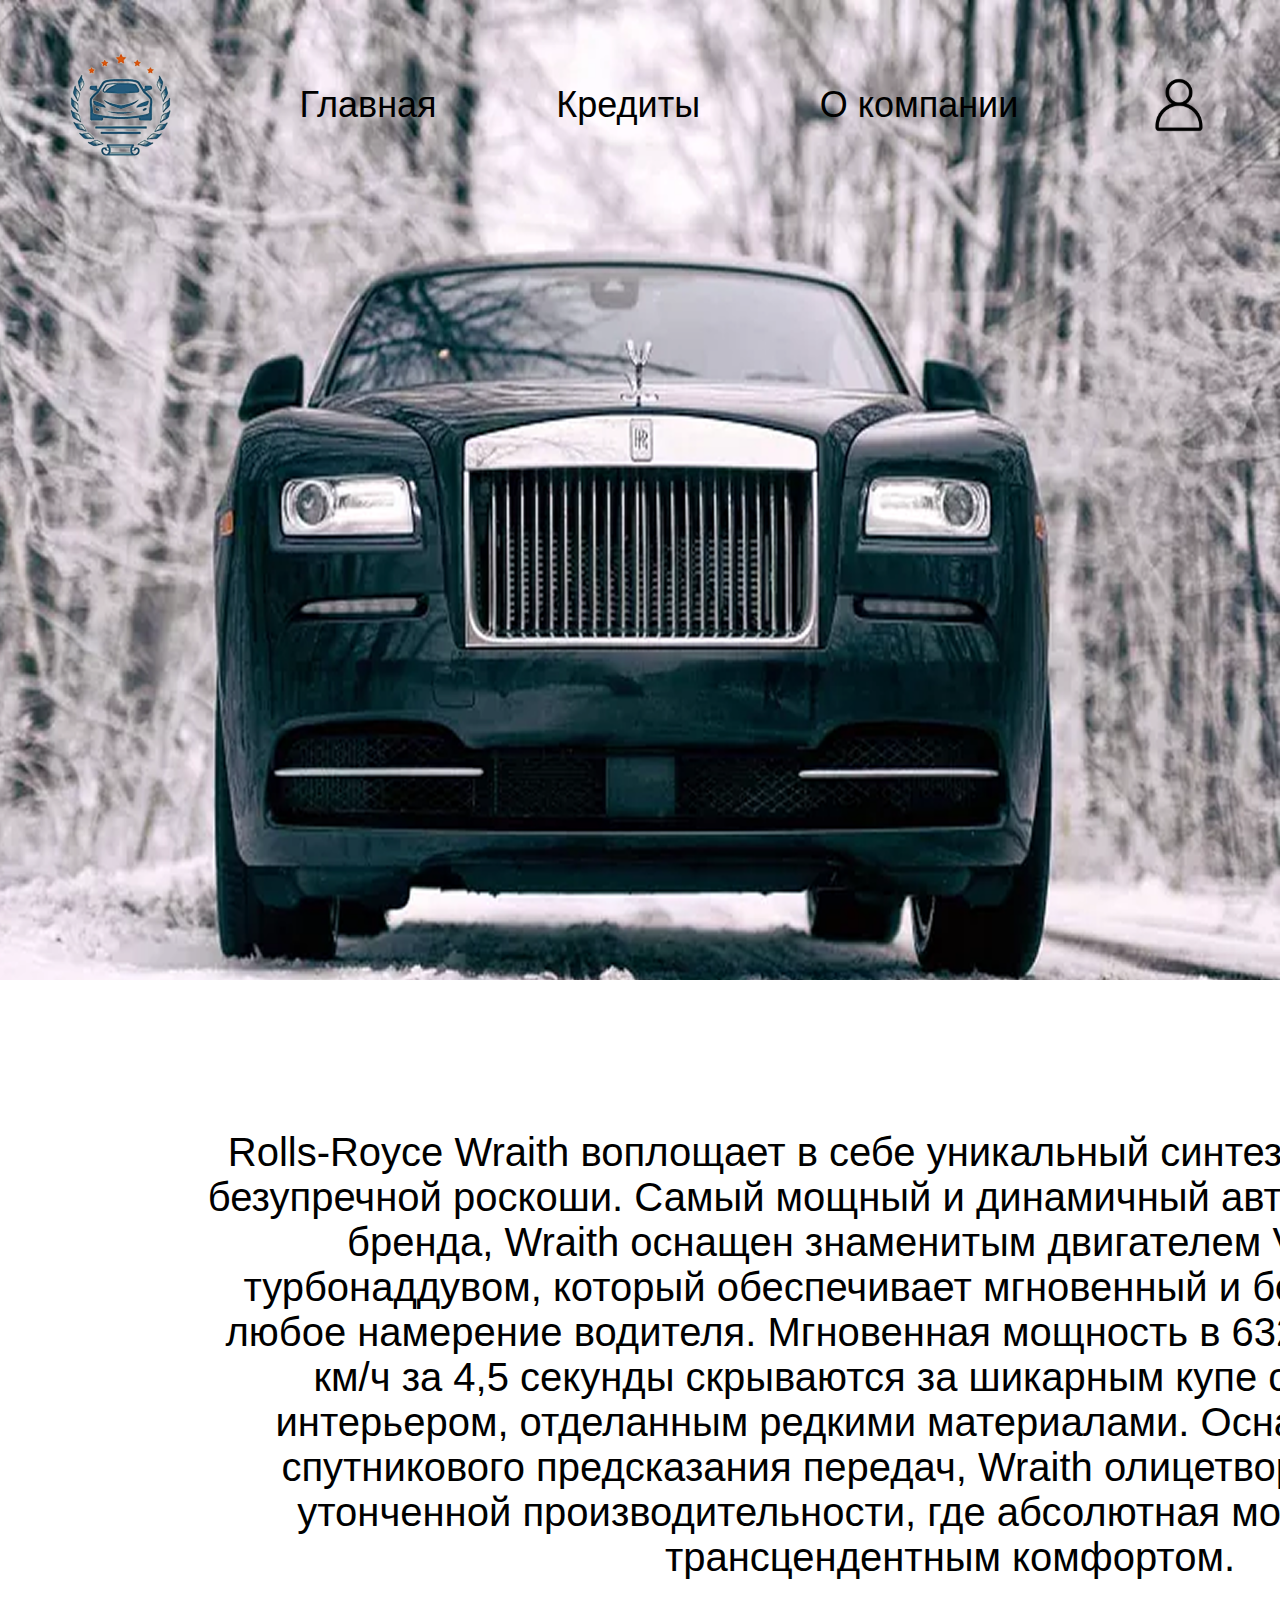
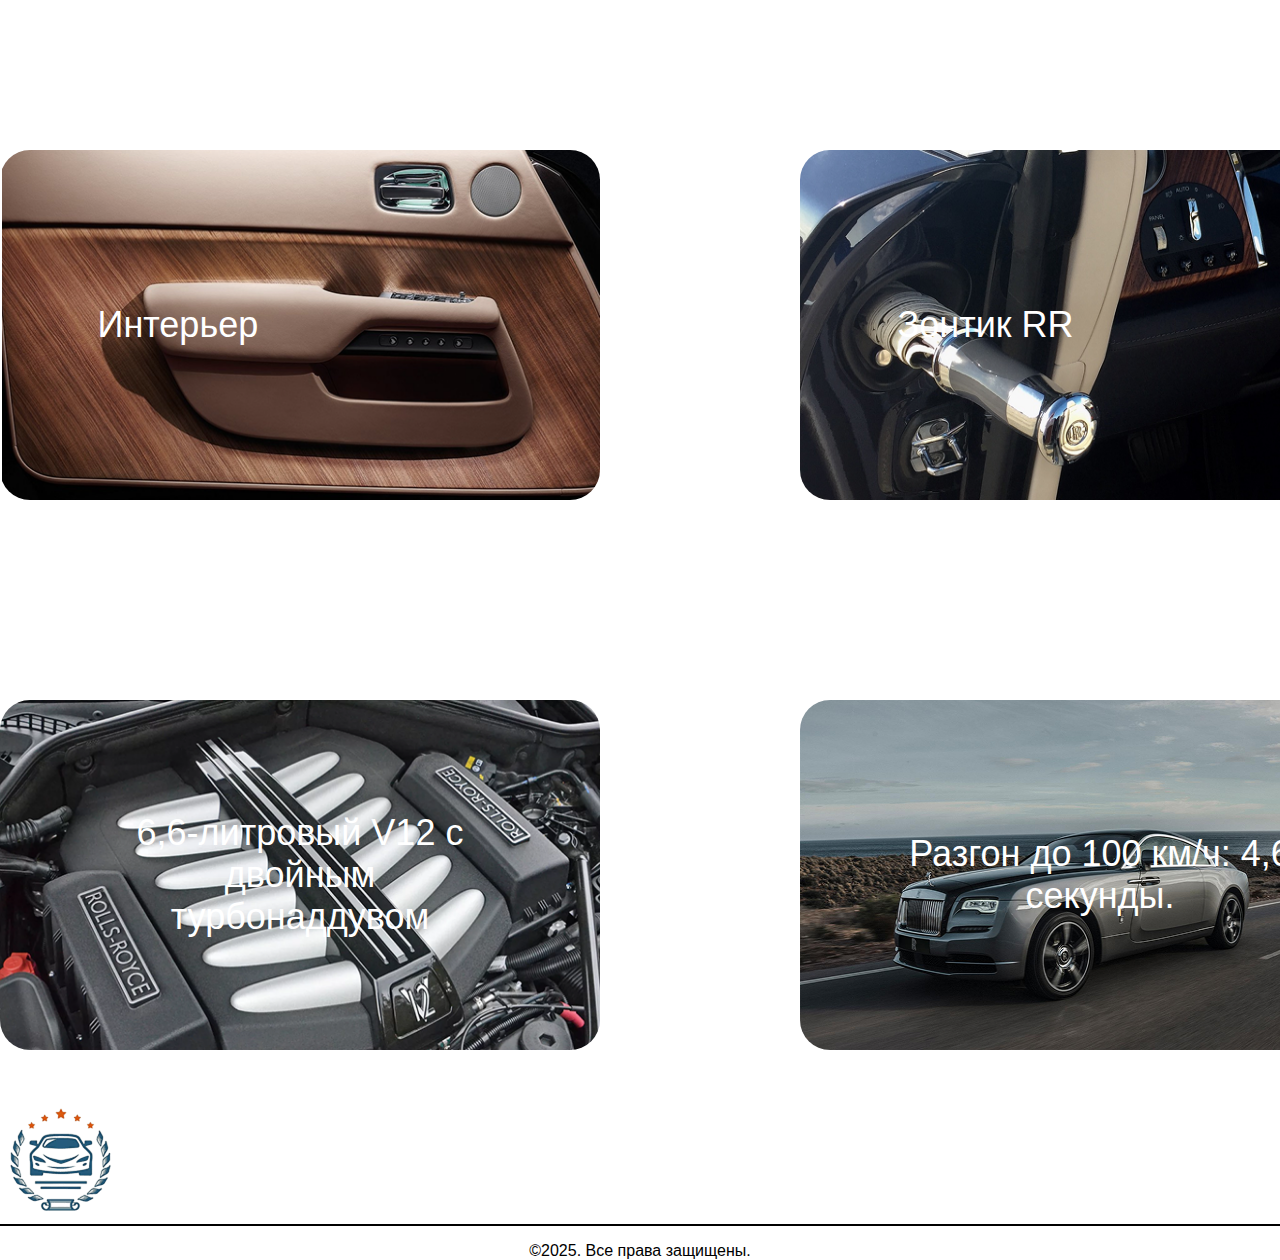
<file: car6.html>
<!DOCTYPE html>
<html lang="ru">
<head>
    <link rel="stylesheet" href="css/style-Rollse.css">
    <meta charset="UTF-8">
    <meta name="viewport" content="width=device-width, initial-scale=1.0">
    <title>Document</title>
</head>
<body>
    <header>
        <a href="" class="header-li"><img src="img/BMW-list/image 21 (1) 3 (1).svg" alt="" class="logo"></a>
        <a href="index.html" class="header-li">Главная</a>
        <a href="credits.html" class="header-li">Кредиты</a>
        <a href="aboutus.html" class="header-li">О компании</a>
        <a href="login.html" class="header-li"><img src="img/BMW-list/image 2 (1).svg" alt="" class="login"></a>
    </header>
    <main>
        <p class="desctiprion">Rolls-Royce Wraith воплощает в себе уникальный синтез незыблемой мощи и безупречной роскоши. Самый мощный и динамичный автомобиль в портфолио бренда, Wraith оснащен знаменитым двигателем V12 с двойным турбонаддувом, который обеспечивает мгновенный и бесшумный отклик на любое намерение водителя. Мгновенная мощность в 632 л.с. и разгон до 100 км/ч за 4,5 секунды скрываются за шикарным купе с коуч-дверями и интерьером, отделанным редкими материалами. Оснащенная системой спутникового предсказания передач, Wraith олицетворяет собой эталон утонченной производительности, где абсолютная мощь встречается с трансцендентным комфортом.</p>
            <div class="peculiarities">
                <div class="peculiarity-1">
                    <p class="peculiarity-text">Интерьер</p>
                </div>
                <div class="peculiarity-2">
                    <p class="peculiarity-text">Зонтик RR</p>
                </div>
                <div class="peculiarity-3">
                    <p class="peculiarity-text">6,6-литровый V12 с двойным турбонаддувом</p>
                </div>
                <div class="peculiarity-4">
                    <p class="peculiarity-text">Разгон до 100 км/ч: 4,6 секунды.</p>
                </div>
            </div>
    </main>
    <footer>
        <div class="footer-logo">
            <div class="logo"><img src="img/BMW-list/image 21 (1) 3 (1).svg" alt=""></div>
        </div>
        <div class="footer-nav">
            <div class="footer-li">Главная</div>
            <div class="footer-li">Кредиты</div>
            <div class="footer-li">О компании</div>
        </div>  
    </footer>
    <div class="down-footer">
        <p class="down-dooter-text">©2025. Все права защищены.</p>
    </div>
</body>

</html>
</file>
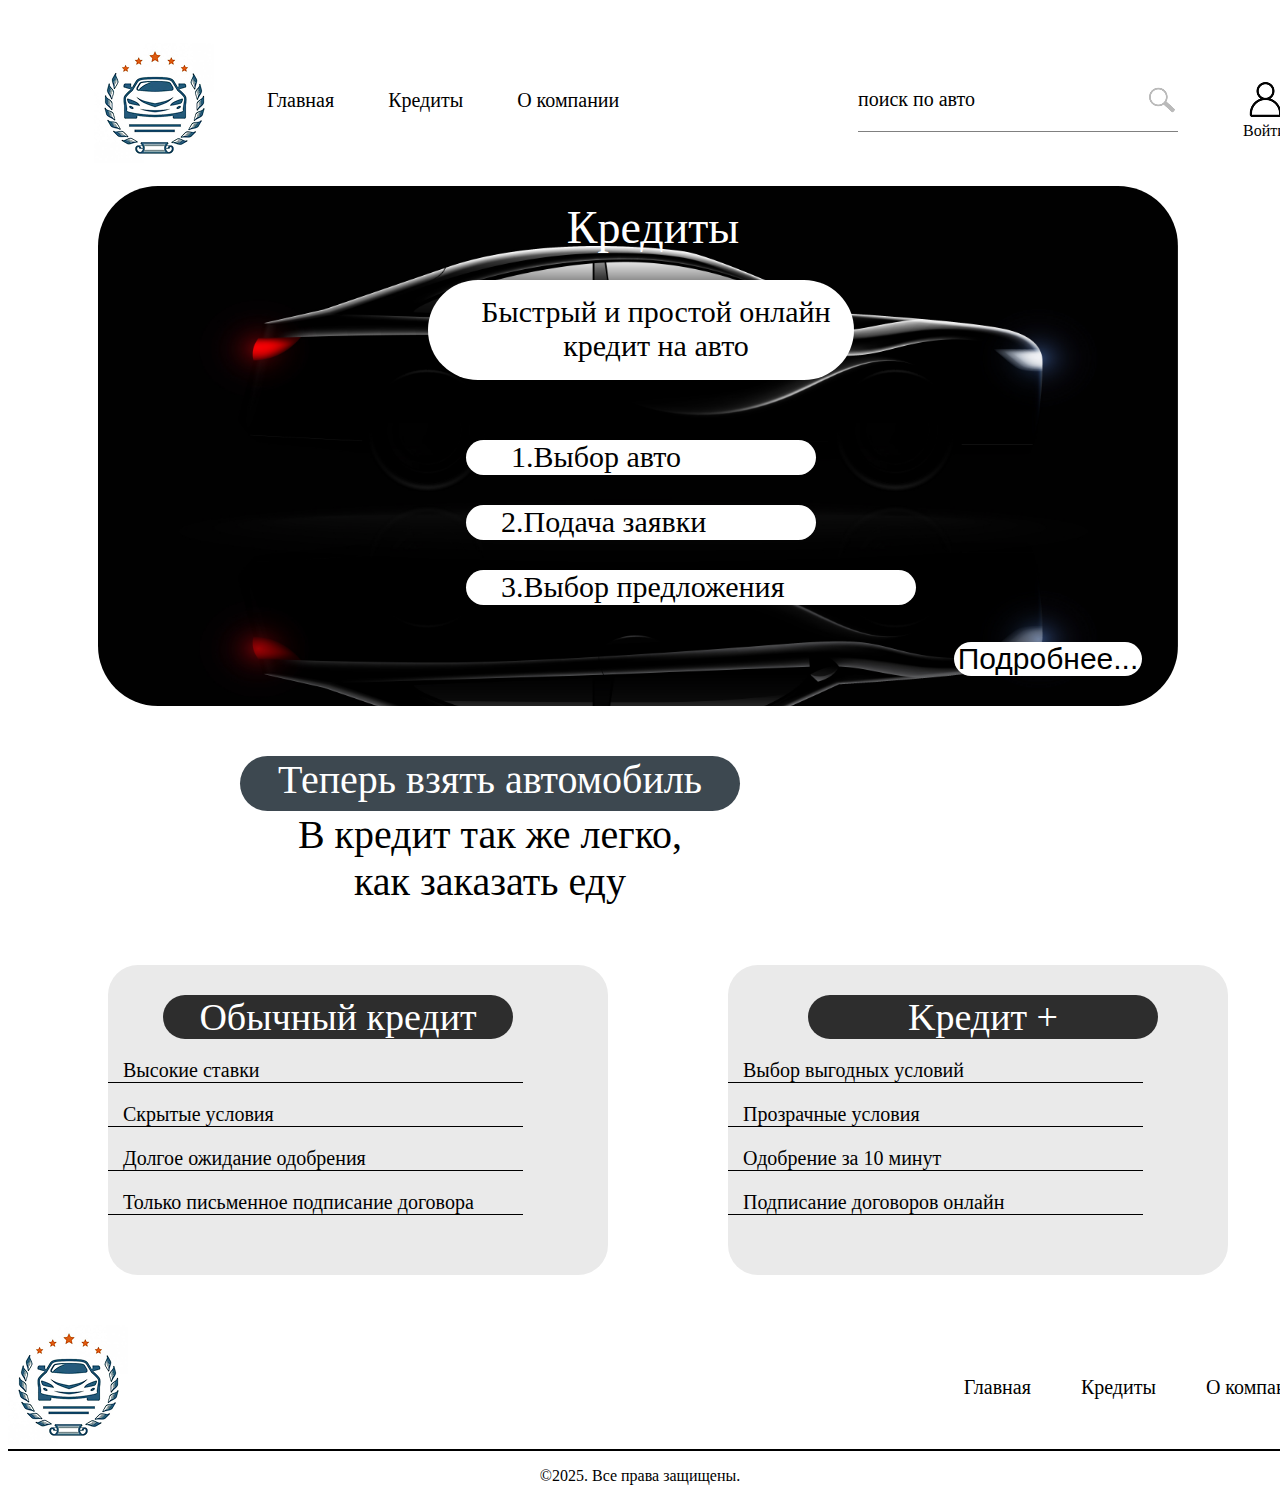
<file: credits.html>
<!DOCTYPE html>
<html lang="ru">
<head>
    <meta charset="UTF-8">
    <meta name="viewport" content="width=device-width, initial-scale=1.0">
    <link rel="stylesheet" href="../css/style_credits.css">
    <title>Avto Premium Credits</title>
</head>
<body>
    <div class="header_menu">
        <img class="img_header" src="../img/image 20.png" alt="">
        <nav class="menu">
            <ul>
                <li><a href="index.html">Главная</a></li>
                <li><a href="credits.html">Кредиты</a></li>
                <li><a href="aboutus.html">О компании</a></li>
            </ul>    
        </nav>
        <div class="search">
            <p class="search_stroka">поиск по авто</p>
            <img class="search_img" src="../img/image 3.png" alt="">
        </div>
        <div class="header_login">
            <a href=""><img src="../img/image 2.png" alt=""></a>
            <a href=""></a><p class="logim_p">Войти</p>
        </div>
    </div>
    <main>
        <div class="credits">
            <p>Кредиты</p>
            <div class="online_credit">
                <div class="first">
                <p class="first_simple">Быстрый и простой онлайн кредит на авто</p>
                </div>
                <div class="nav_credits">
                <ul>
                    <div class="bg_1">
                    <li><a class="vibor_auto" href="#">1.Выбор авто</a></li>
                    </div>
                    <div class="bg_2">
                    <li><a class="vibor_auto2" href="#">2.Подача заявки</a></li>
                    </div>
                    <div class="bg_3">
                    <li><a class="vibor_auto3" href="#">3.Выбор предложения</a></li>
                    </div>
                </ul>
                </div>
                <button class="btn">
                    <li><a href="#">Подробнее...</a></li>
                </button>
            </div>
        </div>
        <div class="lozyng">
            <p class="text_up">Теперь взять автомобиль</p>
            <p class="text_down">В кредит так же легко,<br>как заказать еду</p>
        </div>
        <div class="card_credits">
            <div class="regular_credit">
                <p class="title_credit">
                    Обычный кредит
                </p>
                <p class="condition_1">Высокие ставки</p>
                <p class="condition_1">Скрытые условия</p>
                <p class="condition_1">Долгое ожидание одобрения</p>
                <p class="condition_1">Только письменное подписание договора</p>
            </div>
            <div class="credit_plus">
                <p class="title_credit2">
                    Kредит +
                </p>
                <p class="condition_2">Выбор выгодных условий</p>
                <p class="condition_2">Прозрачные условия</p>
                <p class="condition_2">Одобрение за 10 минут</p>
                <p class="condition_2">Подписание договоров онлайн</p>
            </div>
        </div>
    </main>
    <footer>
        <div class="footer-logo">
            <div class="logo"><img src="../img/footer.png" alt=""></div>
        </div>
        <div class="footer-nav">
            <div class="footer-li">Главная</div>
            <div class="footer-li">Кредиты</div>
            <div class="footer-li">О компании</div>
        </div>
    </footer>
    <div class="down-footer">
        <p class="down-dooter-text">©2025. Все права защищены.</p>
    </div>
</body>
</html>
</file>
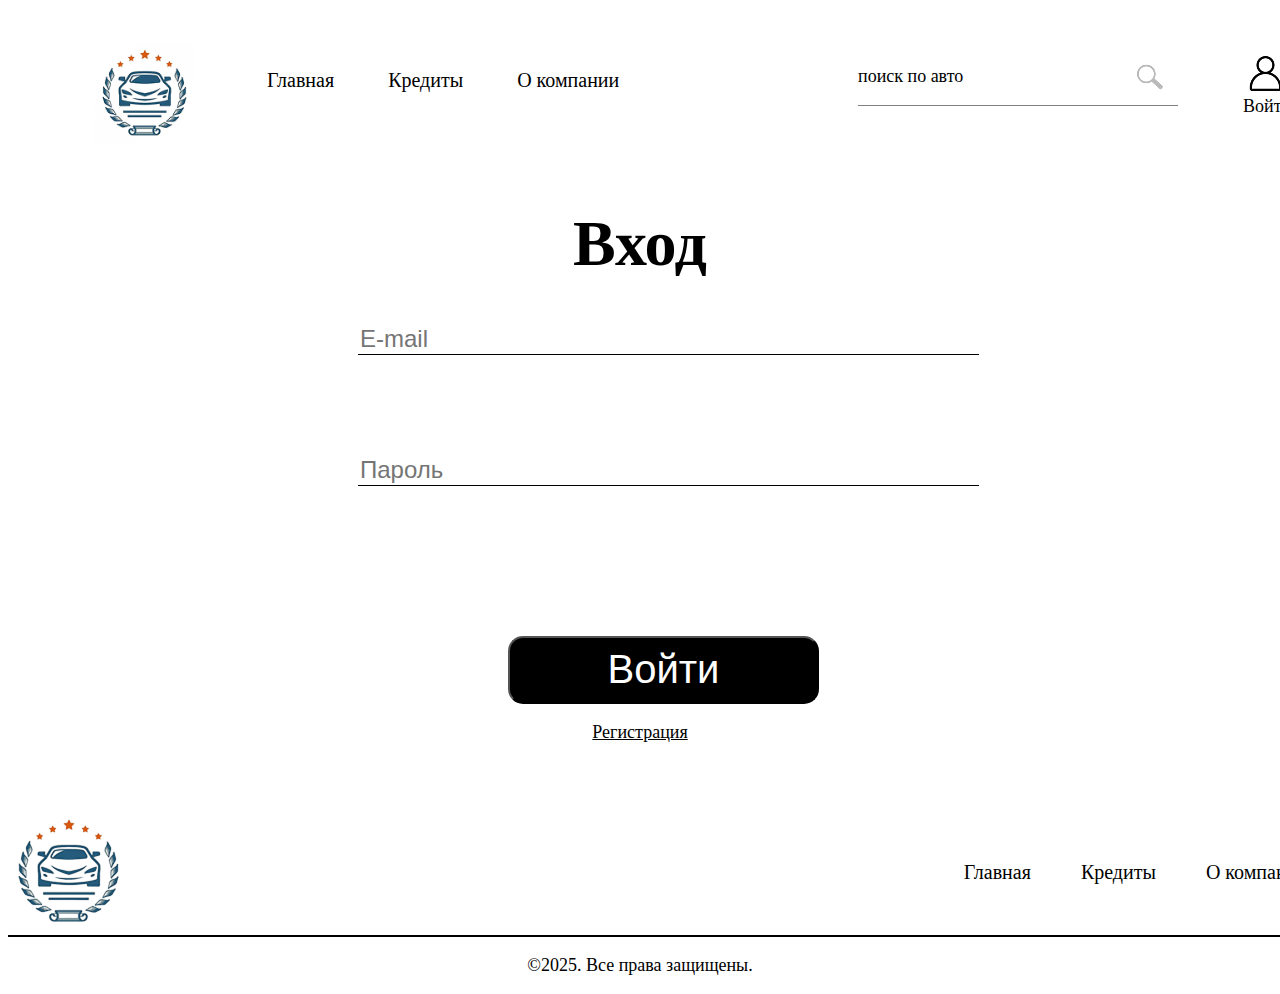
<file: login.html>
<!DOCTYPE html>
<html lang="ru">
<head>
    <meta charset="UTF-8">
    <meta name="viewport" content="width=device-width, initial-scale=1.0">
    <title>Login</title>
    <link rel="stylesheet" href="css/ligin.css">
</head>
<body>
    <div class="header_menu">
        <img  class="img_header" src="img/image 20.png" alt="">
        <div class="menu">
   <ul>
    <li><a href="index.html">Главная</a></li>
    <li><a href="credits.html">Кредиты</a></li>
    <li><a href="aboutus.html">О компании</a></li>
   </ul>     
</div>
<div class="search">
<p class="search_stroka">поиск по авто</p>
<img class="search_img" src="img/image 3.png" alt="">
</div>
<div class="header_login">
    <a href=""><img src="img/image 2.png" alt=""></a>
    <a href=""><p class="logim_p">Войти</p></a>
</div>
    </div>
    <div class="main">
        <h1>Вход</h1>
        <form action="" class="login_fotm">
             <input type="e-mail" class="price-input" placeholder="E-mail" required >
                <br>
                <input type="password" class="price-input" placeholder="Пароль" required >
                <br>
                <button class="button" type="submit">Войти</button>
        </form>
        <a href="reg.html" class="registrate"><p>Регистрация</p></a>
    </div>
    <footer>
        <div class="footer-logo">
            <div class="logo"><img src="img/BMW-list/image 21 (1) 3 (1).svg" alt=""></div>
        </div>
        <div class="footer-nav">
            <div class="footer-li">Главная</div>
            <div class="footer-li">Кредиты</div>
            <div class="footer-li">О компании</div>
        </div>
    </footer>
    <div class="down-footer">
        <p class="down-dooter-text">©2025. Все права защищены.</p>
    </div>
</body>

</html>
</file>
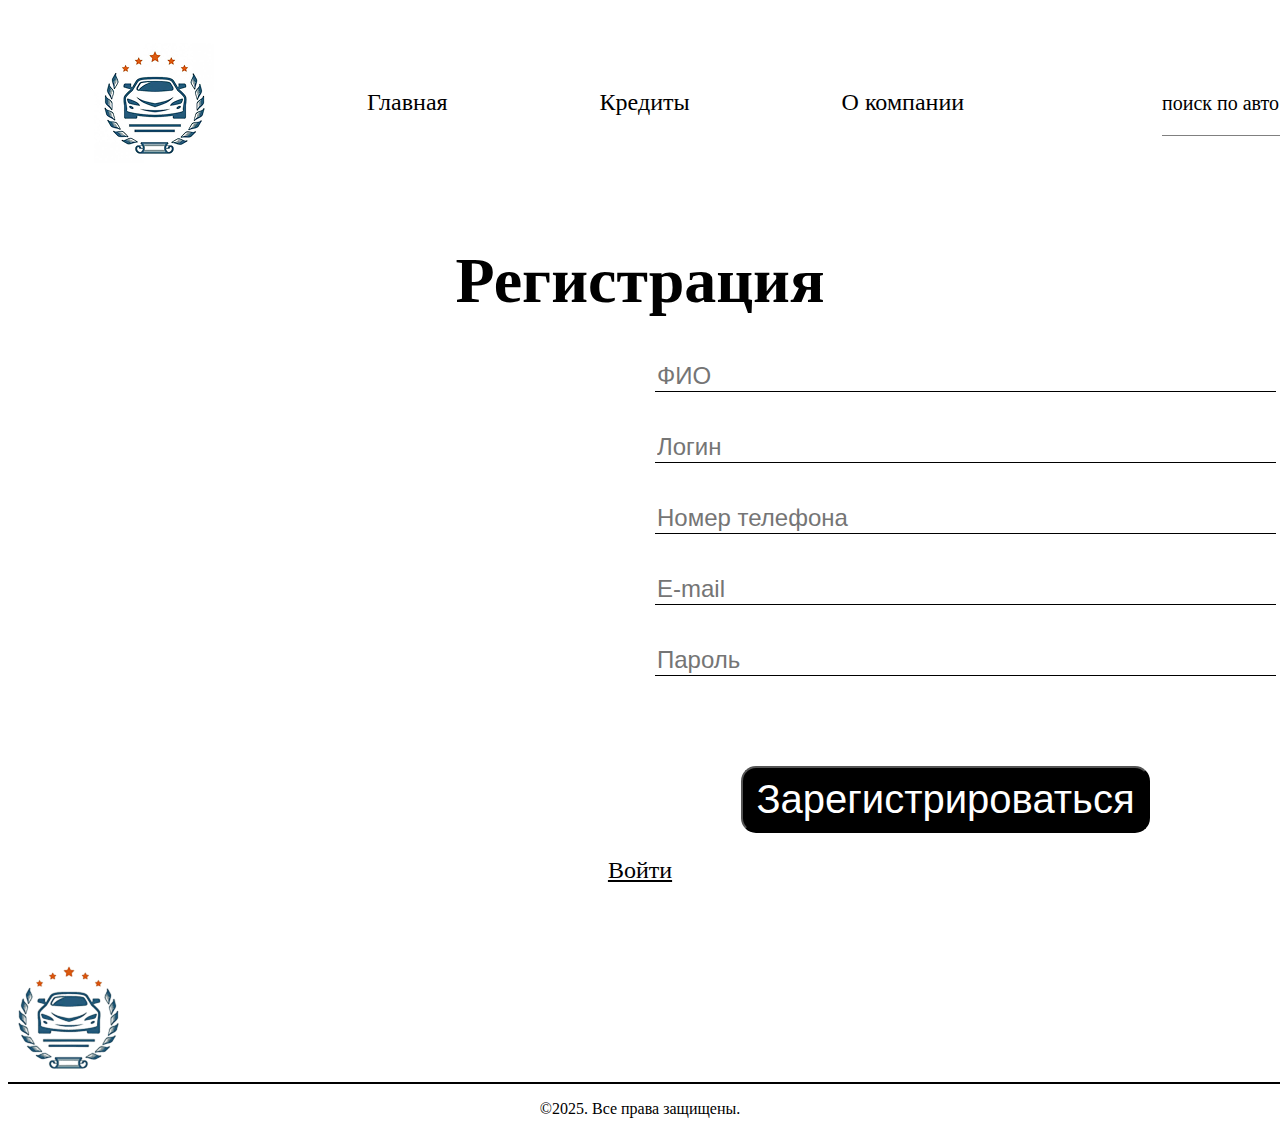
<file: reg.html>
<!DOCTYPE html>
<html lang="en">
<head>
    <meta charset="UTF-8">
    <meta name="viewport" content="width=device-width, initial-scale=1.0">
    <title>reg</title>
    <link rel="stylesheet" href="css/reg.css">
</head>
<body>
    <div class="header_menu">
        <img  class="img_header" src="img/image 20.png" alt="">
        <div class="menu">
   <ul>
    <li><a href="index.html">Главная</a></li>
    <li><a href="credits.html">Кредиты</a></li>
    <li><a href="aboutus.html">О компании</a></li>
   </ul>     
</div>
<div class="search">
<p class="search_stroka">поиск по авто</p>
<img class="search_img" src="img/image 3.png" alt="">
</div>
<div class="header_login">
    <a href=""><img src="img/image 2.png" alt=""></a>
    <a href=""><p class="logim_p">Войти</p></a>
</div>
    </div>
    <div class="main">
        <h1>Регистрация</h1>
        <form action="" class="login_fotm">
             <input type="text" class="price-input" placeholder="ФИО" required >
             <br>
              <input type="text" class="price-input" placeholder="Логин" required >
              <br>
               <input type="tel" class="price-input" placeholder="Номер телефона" required >
               <br>
             <input type="e-mail" class="price-input" placeholder="E-mail" required >
                <br>
                <input type="password" class="price-input" placeholder="Пароль" required >
                <br>
                <button class="button" type="submit">Зарегистрироваться</button>
        </form>
        <a href="login.html" class="registrate"><p>Войти</p></a>
    </div>
    <footer>
        <div class="footer-logo">
            <div class="logo"><img src="img/BMW-list/image 21 (1) 3 (1).svg" alt=""></div>
        </div>
        <div class="footer-nav">
            <div class="footer-li">Главная</div>
            <div class="footer-li">Кредиты</div>
            <div class="footer-li">О компании</div>
        </div>
    </footer>
    <div class="down-footer">
        <p class="down-dooter-text">©2025. Все права защищены.</p>
    </div>
</body>

</html>
</file>
<file: css/style.css>
.body {
    font-family: "Roboto", sans-serif;
}

.header_menu ul{
    list-style-type: none;
    margin-left: 319px;
    margin-top: -78px;
}

.header_menu a {
     text-decoration: underline;
     color: black;
     font-size: 24px;
}

.img_header{
        margin-left: 86px;
        margin-top: 35px;
}

.header_menu li{
    display:inline-block ;
    margin-right: 148px;
}

.search {
    display: flex;
    font-size: 20px;
    margin-left: 1154px;
    margin-top: -60px;
    align-items: center;
    border-bottom: 1px solid gray;
    width: 520px;
}

.search_img {
    margin-top: 0px;
    margin-left: 374px;
}

.header_login {
    margin-left: 1796px;
    margin-top: -60px;
}

.logim_p {
    margin-top: -10px;
    margin-left: 5px;
}

.header_login:hover {

     cursor: pointer;
     transform: scale(1.1);
}

.header_login img:hover {

     cursor: pointer;

}
.Premium_main {
    margin-top: 176px;
    margin-left: 143px;
    background-image: url(../img/image\ 22\ \(1\).png);
    background-repeat: no-repeat;
    background-position-x: 700px;
}
.Premium_main h1 {
    font-size: 96px;
}
.Premium_main p {
    margin-top: -30px;
    font-size: 20px;
}
.Premium_main button {
    margin-left: 60px;
    margin-top: 68px;
    background-color: black;
    width: 334px;
    height: 64px;
    color: white;
    font-size: 16px;
    border: 0px;
}
.car_cards h1 {
    font-size: 60px;
    text-align: center;
}
.card {
    width: 364px;
    height: 484px;
    margin-right: 162px;
}
.card p {
    font-size: 24px;
    text-align: center;
    font-weight: bold;
    margin-top: -10px;

    color: black;
}
.card button {
    width: 364px;
    height: 54px;
    background-color: #030305;
    color: white;
}
.card img {
    position: relative;
    align-items: center;
}
.cards {
    display: flex;
    flex-wrap: wrap;
    justify-content: center;
    margin-left: 200px;
}
.cards_2 {
    display: flex;
    flex-wrap: wrap;
    justify-content: center;
    margin-left: 200px;
}
.Wraith {
    width: 364px;
    height: 484px;
    margin-right: 162px;
    margin-top: 54px;
}
.Wraith p {
    font-size: 24px;
    text-align: center;
    font-weight: bold;
    margin-top: -10px;
}
.Wraith img {
    position: relative;
    align-items: center;
}
.Wraith button {
    width: 364px;
    height: 54px;
    background-color: #030305;
    color: white;
}
.cs {
    width: 364px;
    height: 484px;
    margin-right: 162px;
    margin-top: 12px;
}
.cs p {
    font-size: 24px;
    text-align: center;
    font-weight: bold;
    margin-top: -10px;
}
.cs img {
    position: relative;
    align-items: center;
}
.cs button {
    width: 364px;
    height: 54px;
    background-color: #030305;
    color: white;
}

.form h1 {
    font-size: 60px;
    color: black;
    text-align: center;
}
form input {
    width: 344px;
    height: 65px;
}
.price-form {
    max-width: 344px;
    display: flex;
    flex-direction: column;
    margin-left: 788px;
    font-size: 16px;
}

.form form {
    margin-left: 788px;
}
.button {
    height: 64px;
    border: 1px solid black;
    border-radius: 20px;
    background-color: black;
    color: white;
    font-size: 16px;
}
.price-input::placeholder {
    padding-left: 10px;
}
.form_pp {
    text-align: center;
    color: #5d5d5f;
    font-size: 16px;
}
footer {
    display: flex;
    justify-content: space-between;
    padding-top: 50px;
    margin: 0 auto;
    border-bottom: 2px solid black;
    width: 1650px;
}
.footer-nav {
    display: flex;
    gap: 50px;
    font-size: 20px;
}
.footer-li {
    display: flex;
    align-items: center;
}
.down-footer {
    text-align: center;
    font-size: 16px;
}

.header_login:hover {
    cursor: pointer;
    transform: scale(1.1);
}
.header_login img:hover {
    cursor: pointer;
}
.card button:hover {
    transform: scale(1.1);
    transition: 0.16s;
}
.Wraith button:hover {
    transform: scale(1.1);
    transition: 0.16s;
}
.cs button:hover {
    transform: scale(1.1);
    transition: 0.16s;
}

@media (max-width: 1720px) {
    .header_menu ul{
    list-style-type: none;
    margin-left: 219px;
    margin-top: -78px;
}

.header_menu a {
    text-decoration: none;
     color: black;
     font-size: 22px;
}

.img_header{
        margin-left: 86px;
        margin-top: 35px;
}

.header_menu li{
    display:inline-block ;
    margin-right: 50px;
}

.header_login:hover {
     cursor: pointer;
     transform: scale(1.1);
}

.header_login img:hover {
     cursor: pointer;
}

.search {
    display: flex;
    font-size: 20px;
    margin-left: 850px;
    margin-top: -60px;
    align-items: center;
    border-bottom: 1px solid gray;
    width: 320px;
}

.search_img {
    margin-top: 0px;
    margin-left: 174px;
}

.header_login {
    margin-left: 1250px;
    margin-top: -60px;
}

.logim_p {
    margin-top: -10px;
    margin-left: 5px;
}
    footer {
        width: 1500px;
    }
    .form {
        margin-left: -100px;
    }
    .form h1 {
        margin-left: 100px;
    }
    .form p {
        margin-left: 100px;
    }
}

@media (max-width: 1620px) {
    .header_menu ul{
    list-style-type: none;
    margin-left: 219px;
    margin-top: -78px;
}

.header_menu a {
    text-decoration: none;
    color: black;
    font-size: 20px;
}

.img_header{
    margin-left: 86px;
    margin-top: 35px;
}

.header_menu li{
    display:inline-block ;
    margin-right: 50px;
}

.header_login:hover {
     cursor: pointer;
     transform: scale(1.1);
}

.header_login img:hover {
     cursor: pointer;
}

.search {
    display: flex;
    font-size: 20px;
    margin-left: 800px;
    margin-top: -60px;
    align-items: center;
    border-bottom: 1px solid gray;
    width: 320px;
}

.search_img {
    margin-top: 0px;
    margin-left: 174px;
}

.header_login {
    margin-left: 1150px;
    margin-top: -60px;
}

.logim_p {
    margin-top: -10px;
    margin-left: 5px;
}
    footer {
        width: 1450px;
    }
    .form {
        margin-left: -130px;
    }
    .form h1 {
        margin-left: 160px;
    }
    .form p {
        margin-left: 200px;
    }
}

@media (max-width: 1520px) {
    .header_menu ul{
    list-style-type: none;
    margin-left: 219px;
    margin-top: -78px;
}

.header_menu a {
    text-decoration: none;
    color: black;
    font-size: 20px;
}

.img_header{
    margin-left: 86px;
    margin-top: 35px;
}

.header_menu li{
    display:inline-block ;
    margin-right: 50px;
}


.header_login:hover {
     cursor: pointer;
     transform: scale(1.1);
}

.header_login img:hover {
     cursor: pointer;
}

.search {
    display: flex;
    font-size: 20px;
    margin-left: 800px;
    margin-top: -60px;
    align-items: center;
    border-bottom: 1px solid gray;
    width: 320px;
}

.search_img {
    margin-top: 0px;
    margin-left: 174px;
}

.header_login {
    margin-left: 1150px;
    margin-top: -60px;
}

.logim_p {
    margin-top: -10px;
    margin-left: 5px;
}
    footer {
        width: 1400px;
    }
    .form {
        margin-left: -190px;
    }
    .form h1 {
        margin-left: 160px;
    }
    .form p {
        margin-left: 240px;
    }
}

@media (max-width: 1420px) {
    .header_menu ul{
    list-style-type: none;
    margin-left: 219px;
    margin-top: -78px;
}

.header_menu a {
    text-decoration: none;
     color: black;
     font-size: 20px;
}

.img_header{
        margin-left: 86px;
        margin-top: 35px;
}

.header_menu li{
    display:inline-block ;
    margin-right: 50px;
}


.header_login:hover {
     cursor: pointer;
     transform: scale(1.1);
}

.header_login img:hover {
     cursor: pointer;
}

.search {
    display: flex;
    font-size: 20px;
    margin-left: 900px;
    margin-top: -60px;
    align-items: center;
    border-bottom: 1px solid gray;
    width: 320px;
}

.search_img {
    margin-top: 0px;
    margin-left: 174px;
}

.header_login {
    margin-left: 1250px;
    margin-top: -60px;
}

.logim_p {
    margin-top: -10px;
    margin-left: 5px;
}
    footer {
        width: 1350px;
    }
    .form {
        margin-left: -230px;
    }
    .form h1 {
        margin-left: 280px;
    }
    .form p {
        margin-left: 290px;
    }
}

@media (max-width: 1320px) {
    .header_menu ul{
    list-style-type: none;
    margin-left: 219px;
    margin-top: -78px;
}

.header_menu a {
    text-decoration: none;
     color: black;
     font-size: 20px;
}

.img_header{
        margin-left: 86px;
        margin-top: 35px;
}

.header_menu li{
    display:inline-block ;
    margin-right: 50px;
}


.header_login:hover {
     cursor: pointer;
     transform: scale(1.1);
}

.header_login img:hover {
     cursor: pointer;
}

.search {
    display: flex;
    font-size: 20px;
    margin-left: 850px;
    margin-top: -60px;
    align-items: center;
    border-bottom: 1px solid gray;
    width: 320px;
}

.search_img {
    margin-top: 0px;
    margin-left: 174px;
}

.header_login {
    margin-left: 1230px;
    margin-top: -60px;
}

.logim_p {
    margin-top: -10px;
    margin-left: 5px;
}
    footer {
        width: 1300px;
    }
    .form {
        margin-left: -290px;
    }
    .form h1 {
        margin-left: 290px;
    }
    .form p {
        margin-left: 340px;
    }
}

@media (max-width: 1220px) {
    .header_menu ul{
    list-style-type: none;
    margin-left: 219px;
    margin-top: -78px;
}

.header_menu a {
    text-decoration: none;
     color: black;
     font-size: 18px;
}

.img_header{
        margin-left: 66px;
        margin-top: 2%;
}

.header_menu li{
    display:inline-block ;
    margin-right: 50px;
}


.header_login:hover {
     cursor: pointer;
     transform: scale(1.1);
}

.header_login img:hover {
     cursor: pointer;
}

.search {
    display: flex;
    font-size: 15px;
    margin-left: 750px;
    margin-top: -60px;
    align-items: center;
    border-bottom: 1px solid gray;
    width: 300px;
}

.search_img {
    margin-top: 0px;
    margin-left: 174px;
}

.header_login {
    margin-left: 1100px;
    margin-top: -60px;
}

.logim_p {
    margin-top: -10px;
    margin-left: 5px;
}
    footer {
        width: 1000px;
    }
    .form {
        margin-left: -320px;
    }
    .form h1 {
        margin-left: 330px;
    }
    .form p {
        margin-left: 400px;
    }
}

@media (max-width: 1120px) {
    .header_menu ul{
    list-style-type: none;
    margin-left: 219px;
    margin-top: -78px;
}

.header_menu a {
    text-decoration: none;
    color: black;
    font-size: 16px;
}

.img_header{
    margin-left: 66px;
    margin-top: 2%;
}

.header_menu li{
    display:inline-block ;
    margin-right: 50px;
}


.header_login:hover {
    cursor: pointer;
    transform: scale(1.1);
}

.header_login img:hover {
    cursor: pointer;
}

.search {
    display: flex;
    font-size: 15px;
    margin-left: 630px;
    margin-top: -60px;
    align-items: center;
    border-bottom: 1px solid gray;
    width: 300px;
}

.search_img {
    margin-top: 0px;
    margin-left: 174px;
}

.header_login {
    margin-left: 950px;
    margin-top: -60px;
}

.logim_p {
    margin-top: -10px;
    margin-left: 5px;
}
    footer {
        width: 1050px;
    }
    .form {
        margin-left: -370px;
    }
    .form h1 {
        margin-left: 450px;
    }
    .form p {
        margin-left: 460px;
    }
}

@media (max-width: 1020px) {
    
    footer {
        width: 900px;
    }
    .form {
        margin-left: -420px;
    }
    .form h1 {
        margin-left: 520px;
    }
    .form p {
        margin-left: 500px;
    }
    .header_menu a {
        font-size: 16px;
    }
    .search img {
        margin-left: 200px;
    }
}

@media (max-width: 920px) {
    .header_menu ul{
    list-style-type: none;
    margin-left: 170px;
    margin-top: -78px;
}

.header_menu a {
    text-decoration: none;
    color: black;
    font-size: 16px;
}

.img_header{
    margin-left: 66px;
    margin-top: 2%;
}

.header_menu li{
    display:inline-block ;
    margin-right: 30px;
}


.header_login:hover {
    cursor: pointer;
    transform: scale(1.1);
}

.header_login img:hover {
    cursor: pointer;
}

.search {
    display: flex;
    font-size: 14px;
    margin-left: 530px;
    margin-top: -60px;
    align-items: center;
    border-bottom: 1px solid gray;
    width: 300px;
}

.search_img {
    margin-top: 0px;
    margin-left: 174px;
}

.header_login {
    margin-left: 850px;
    margin-top: -60px;
}

.logim_p {
    margin-top: -10px;
    margin-left: 5px;
}
    footer {
        width: 890px;
    }
    .form {
        margin-left: -480px;
    }
    .form h1 {
        margin-left: 520px;
    }
    .form p {
        margin-left: 540px;
    }
}

@media (max-width: 820px) {
    .header_menu ul{
    list-style-type: none;
    margin-left: 550px;
    margin-top: -78px;
    margin-bottom: 50px;
}

.header_menu a {
    text-decoration: none;
    color: black;
    font-size: 25px;
    text-align: center;
    margin-bottom: 15px;
}

.img_header{
    margin-left: 66px;
    margin-top: 2%;
}

.header_menu li{
    display: flex;
    flex-direction: column;
}


.header_login:hover {
    cursor: pointer;
    transform: scale(1.1);
}

.header_login img:hover {
    cursor: pointer;
}

.search {
    display: flex;
    font-size: 17px;
    margin-left: 230px;
    margin-top: -150px;
    align-items: center;
    border-bottom: 1px solid gray;
    width: 300px;
}

.search_img {
    margin-top: 0px;
    margin-left: 174px;
}

.header_login {
    display: none;
    margin-left: 850px;
    margin-top: -60px;
}

.logim_p {
    margin-top: -10px;
    margin-left: 5px;
}
    footer {
        width: 800px;
    }
    .form {
        margin-left: -520px;
    }
    .form h1 {
        margin-left: 570px;
    }
    .form p {
        margin-left: 590px;
    }
}

@media (max-width: 720px) {
    .header_menu ul{
    list-style-type: none;
    margin-left: 520px;
    margin-top: -78px;
    margin-bottom: 50px;
}

.header_menu a {
    text-decoration: none;
    color: black;
    font-size: 24px;
    text-align: center;
    margin-bottom: 15px;
    width: 150px;
}

.img_header{
    margin-left: 66px;
    margin-top: 2%;
}

.header_menu li{
    display: flex;
    flex-direction: column;
}


.header_login:hover {
    cursor: pointer;
    transform: scale(1.1);
}

.header_login img:hover {
    cursor: pointer;
}

.search {
    display: flex;
    font-size: 17px;
    margin-left: 230px;
    margin-top: -150px;
    align-items: center;
    border-bottom: 1px solid gray;
    width: 300px;
}

.search_img {
    margin-top: 0px;
    margin-left: 174px;
}

.header_login {
    display: none;
    margin-left: 850px;
    margin-top: -60px;
}

.logim_p {
    margin-top: -10px;
    margin-left: 5px;
}
    footer {
        width: 700px;
    }
    .form {
        margin-left: -580px;
    }
    .form h1 {
        margin-left: 570px;
    }
    .form p {
        margin-left: 650px;
    }
    
    .Premium_main h1 {
        font-size: 60px;
    }
    .Premium_main p {
        font-size: 20px;
    }
}

@media (max-width: 620px) {
.header_menu ul{
    list-style-type: none;
    margin-left: 420px;
    margin-top: -78px;
    margin-bottom: 50px;
}

.header_menu a {
    text-decoration: none;
    color: black;
    font-size: 24px;
    text-align: center;
    margin-bottom: 15px;
    width: 150px;
}

.img_header{
    margin-left: 50px;
    margin-top: 2%;
}

.header_menu li{
    display: flex;
    flex-direction: column;
}

.header_login:hover {
    cursor: pointer;
    transform: scale(1.1);
}

.header_login img:hover {
    cursor: pointer;
}

.search {
    display: flex;
    font-size: 17px;
    margin-left: 170px;
    margin-top: -150px;
    align-items: center;
    border-bottom: 1px solid gray;
    width: 300px;
}

.search_img {
    margin-top: 0px;
    margin-left: 174px;
}

.header_login {
    display: none;
    margin-left: 850px;
    margin-top: -60px;
}

.logim_p {
    margin-top: -10px;
    margin-left: 5px;
}
    footer {
        width: 600px;
    }
    .form {
        margin-left: -640px;
    }
    .form h1 {
        margin-left: 660px;
    }
    .form p {
        margin-left: 690px;
    }

    .Premium_main h1 {
        font-size: 60px;
    }
    .Premium_main p {
        font-size: 20px;
    }

}

@media (max-width: 520px) {
    .header_menu ul{
    list-style-type: none;
    margin-left: 200px;
    margin-top: -78px;
    margin-bottom: 50px;
}

.header_menu a {
    text-decoration: none;
    color: black;
    font-size: 24px;
    text-align: center;
    margin-bottom: 15px;
    width: 150px;
}

.img_header{
    margin-left: 50px;
    margin-top: 2%;
}

.header_menu li{
    display: flex;
    flex-direction: column;
}


.header_login:hover {
    cursor: pointer;
    transform: scale(1.1);
}

.header_login img:hover {
    cursor: pointer;
}

.search {
    display: none;
    font-size: 17px;
    margin-left: 170px;
    margin-top: -150px;
    align-items: center;
    border-bottom: 1px solid gray;
    width: 300px;
}

.search_img {
    margin-top: 0px;
    margin-left: 174px;
}

.header_login {
    display: none;
    margin-left: 850px;
    margin-top: -60px;
}

.logim_p {
    margin-top: -10px;
    margin-left: 5px;
}
    footer {
        width: 500px;
    }
    .form {
        margin-left: -690px;
    }
    .form h1 {
        margin-left: 700px;
    }
    .form p {
        margin-left: 720px;
    }

    .Premium_main h1 {
        font-size: 50px;
    }
    .Premium_main p {
        font-size: 16px;
    }

    .Premium_main button {
        margin-left: -40px;
    }

}

@media (max-width: 420px) {
.header_menu ul{
    list-style-type: none;
    margin-left: 200px;
    margin-top: -78px;
    margin-bottom: 50px;
}

.header_menu a {
    text-decoration: none;
    color: black;
    font-size: 24px;
    text-align: center;
    margin-bottom: 15px;
    width: 150px;
}

.img_header{
    margin-left: 50px;
    margin-top: 2%;
}

.header_menu li{
    display: flex;
    flex-direction: column;
}


.header_login:hover {
    cursor: pointer;
    transform: scale(1.1);
}

.header_login img:hover {
    cursor: pointer;
}

.search {
    display: none;
    font-size: 17px;
    margin-left: 170px;
    margin-top: -150px;
    align-items: center;
    border-bottom: 1px solid gray;
    width: 300px;
}

.search_img {
    margin-top: 0px;
    margin-left: 174px;
}

.header_login {
    display: none;
    margin-left: 850px;
    margin-top: -60px;
}

.logim_p {
    margin-top: -10px;
    margin-left: 5px;
}
    footer {
        width: 350px;
    }
    .footer-li {
        margin-right: 1px;
        font-size: 13px;
    }
    .logo {
        margin-left: 1px;
    }
    .form {
        margin-left: -760px;
    }
    .form h1 {
        margin-left: 760px;
    }
    .form p {
        margin-left: 770px;
    }

    .Premium_main h1 {
        font-size: 50px;
    }
    .Premium_main p {
        font-size: 16px;
    }

    .Premium_main button {
        margin-left: -30px;
    }
    .Premium_main {
        margin-left: 50px;
    }
}

@media (max-width: 320px) {
.header_menu ul{
    list-style-type: none;
    margin-left: 50px;
    margin-top: 78px;
    margin-bottom: 50px;
}

.header_menu a {
    text-decoration: none;
    color: black;
    font-size: 24px;
    text-align: center;
    margin-bottom: 15px;
    width: 150px;
}

.img_header{
    margin-left: 105px;
    margin-top: 2%;
}

.header_menu li{
    display: flex;
    flex-direction: column;
}


.header_login:hover {
    cursor: pointer;
    transform: scale(1.1);
}

.header_login img:hover {
    cursor: pointer;
}

.search {
    display: none;
    font-size: 17px;
    margin-left: 170px;
    margin-top: -150px;
    align-items: center;
    border-bottom: 1px solid gray;
    width: 300px;
}

.search_img {
    margin-top: 0px;
    margin-left: 174px;
}

.header_login {
    display: none;
    margin-left: 850px;
    margin-top: -60px;
}

.logim_p {
    margin-top: -10px;
    margin-left: 5px;
}
    footer {
        width: 350px;
    }
    .footer-li {
        margin-right: 1px;
        font-size: 13px;
    }
    .logo {
        margin-left: 1px;
    }
    .form {
        margin-left: -785px;
    }
    .form h1 {
        margin-left: 810px;
    }
    .button {
        margin-left: 80px;
    }
    .form p {
        margin-left: 850px;
    }

    .Premium_main h1 {
        font-size: 40px;
        text-align: center;
    }
    .Premium_main p {
        font-size: 16px;
    }

    .Premium_main button {
        margin-left: -30px;
    }
    .Premium_main {
        margin-left: 60px;
    }
}

@media (max-width: 220px) {
    .header_menu ul {
        margin-left: 2px;
    }
    .header_menu li {
        margin-right: 5px;
    }
    .search {
        margin-left: 250px;
        width: 150px;
    }
    .header_login {
        margin-left: 560px;
    }
    footer {
        width: 750px;
    }
}
</file>
<file: css/kompany.css>
.header_menu ul{
    list-style-type: none;
    margin-left: 319px;
    margin-top: -78px;
}
.header_menu a {
     text-decoration: none;
     color: black;
     font-size: 24px;
}
.img_header{
margin-left: 86px;
margin-top: 35px;
}
.header_menu li{
    display:inline-block ;
    margin-right: 148px;
}
.search {
    display: flex;
    font-size: 20px;
    margin-left: 1154px;
    margin-top: -60px;
    align-items: center;
    border-bottom: 1px solid gray;
    width: 520px;
}
.search_img {
margin-top: 0px;
margin-left: 374px;
}
.header_login {
    margin-left: 1796px;
    margin-top: -60px;
}
.logim_p {
    margin-top: -10px;
    margin-left: 5px;
}

.menu li:hover {
    border-bottom: 1px solid grey;
}
.header_login:hover {

     cursor: pointer;
     transform: scale(1.1);
}
.header_login img:hover {

     cursor: pointer;

}

main {
    padding-top: 40px;
}

.iskustvo {
    width: 1770px;
    height: 1268px;
    background-color: #E4E4E4;
    display: flex;
    margin-left: 75px;
    justify-content: center;
    border-radius: 30px;
}

.Komp {
    text-align: center;
    padding-bottom: 40px;
    font-size: 40px;
}

.isk {
    display: flex;
    text-align: center;
    justify-content: center;
    padding-top: 60px;
    padding-bottom: 60px;
    font-size: 48px;

}

.sled {
    text-align: center;
    width: 942px;
    height: 838px;
    border-radius: 30px;
    background-color: #D9D9D9;
    padding-top: 10px;
}

.italon {
    flex-wrap: wrap;
    display: flex;
    gap: 20px;
}

.italon2 {
    flex-wrap: wrap;
    display: flex;
    gap: 20px;
    flex-direction: column;
}

.ff {
    background-color: #D9D9D9;
    border-radius: 30px;
    width: 608px;
    height: 260px;
    text-align: left;
    padding-left: 50px;
    padding-top: 10px;
}

.fff {
    background-color: #D9D9D9;
    border-radius: 30px;
    width: 608px;
    height: 260px;
    text-align: left;
    padding-left: 50px;
    padding-top: 10px;
}

.ffff {
    background-color: #D9D9D9;
    border-radius: 30px;
    width: 608px;
    height: 260px;
    text-align: left;
    padding-left: 50px;
    padding-top: 10px;
}

.sled h1 {
    font-size: 48px;
}

.italon2 h1 {
    font-size: 48px;
}

.sled p {
    font-size: 32px;
    padding-top: 30px;
    padding-left: 40px;
    padding-right: 40px;
}

.italon2 p {
    font-size: 32px;
}

.preim {
    width: 1770px;
    height: 688px;
    background-color: #E4E4E4;
    margin-left: 75px;
    justify-content: center;
    border-radius: 30px;
    margin-top: 100px;
}

.prem_dl {
    display: flex;
    text-align: center;
    justify-content: center;
    padding-top: 60px;
    padding-bottom: 60px;
    font-size: 48px;
}

.preim-vas {
    display: flex;
    gap: 70px;
    justify-content: center;
}

.detal {
    text-align: center;
    width: 735px;
    height: 406px;
    border-radius: 30px;
    background-color: #D9D9D9;
    padding-top: 10px;
}

.ekskl {
   text-align: center;
    width: 735px;
    height: 406px;
    border-radius: 30px;
    background-color: #D9D9D9;
    padding-top: 10px; 
}


.preim-vas h1 {
    font-size: 48px;
}

.preim-vas p {
    font-size: 32px;
}

footer {
    display: flex;
    justify-content: space-between;
    padding-top: 50px;
    margin: 0 auto;
    border-bottom: 2px solid black;
    width: 1650px;
}

.footer-nav {
    display: flex;
    gap: 50px;
    font-size: 20px;
}

.footer-li {
    display: flex;
    align-items: center;
}

.down-footer {
    text-align: center;
    font-size: 16px;
}

@media (max-width: 1820px){

    main {
        padding-top: 40px;
    }

    .iskustvo {
        width: 1670px;
        height: 1268px;
        background-color: #E4E4E4;
        display: flex;
        margin-left: 75px;
        justify-content: center;
        border-radius: 30px;
    }

    .Komp {
        text-align: center;
        padding-bottom: 40px;
        font-size: 40px;
    }

    .isk {
        display: flex;
        text-align: center;
        justify-content: center;
        padding-top: 60px;
        padding-bottom: 60px;
        font-size: 48px;
    }

    .sled {
        text-align: center;
        width: 942px;
        height: 838px;
        border-radius: 30px;
        background-color: #D9D9D9;
        padding-top: 10px;
    }

    .italon {
        flex-wrap: wrap;
        display: flex;
        gap: 20px;
    }

    .italon2 {
        flex-wrap: wrap;
        display: flex;
        gap: 20px;
        flex-direction: column;
    }

    .ff {
        background-color: #D9D9D9;
        border-radius: 30px;
        width: 608px;
        height: 260px;
        text-align: left;
        padding-left: 50px;
        padding-top: 10px;
    }

    .fff {
        background-color: #D9D9D9;
        border-radius: 30px;
        width: 608px;
        height: 260px;
        text-align: left;
        padding-left: 50px;
        padding-top: 10px;
    }

    .ffff {
        background-color: #D9D9D9;
        border-radius: 30px;
        width: 608px;
        height: 260px;
        text-align: left;
        padding-left: 50px;
        padding-top: 10px;
    }

    .sled h1 {
        font-size: 48px;
    }

    .italon2 h1 {
        font-size: 48px;
    }

    .sled p {
        font-size: 32px;
    }

    .italon2 p {
        font-size: 32px;
    }

    .preim {
        width: 1670px;
        height: 688px;
        background-color: #E4E4E4;
        margin-left: 75px;
        justify-content: center;
        border-radius: 30px;
        margin-top: 100px;
    }

    .prem_dl {
        display: flex;
        text-align: center;
        justify-content: center;
        padding-top: 60px;
        padding-bottom: 60px;
        font-size: 48px;
    }

    .preim-vas {
        display: flex;
        gap: 70px;
        justify-content: center;
    }

    .detal {
        text-align: center;
        width: 735px;
        height: 406px;
        border-radius: 30px;
        background-color: #D9D9D9;
        padding-top: 10px;
    }

    .ekskl {
        text-align: center;
        width: 735px;
        height: 406px;
        border-radius: 30px;
        background-color: #D9D9D9;
        padding-top: 10px; 
    }


    .preim-vas h1 {
        font-size: 48px;
    }

    .preim-vas p {
        font-size: 32px;
    }
}

@media (max-width: 1720px){

    main {
        padding-top: 40px;
    }

    .iskustvo {
        width: 1570px;
        height: 1268px;
        background-color: #E4E4E4;
        display: flex;
        margin-left: 75px;
        justify-content: center;
        border-radius: 30px;
    }

    .Komp {
        text-align: center;
        padding-bottom: 40px;
        font-size: 39px;
    }

    .isk {
        display: flex;
        text-align: center;
        justify-content: center;
        padding-top: 60px;
        padding-bottom: 60px;
        font-size: 46px;

    }

    .sled {
        text-align: center;
        width: 842px;
        height: 838px;
        border-radius: 30px;
        background-color: #D9D9D9;
        padding-top: 10px;
    }

    .italon {
        flex-wrap: wrap;
        display: flex;
        gap: 20px;
    }

    .italon2 {
        flex-wrap: wrap;
        display: flex;
        gap: 20px;
        flex-direction: column;
    }

    .ff {
        background-color: #D9D9D9;
        border-radius: 30px;
        width: 608px;
        height: 260px;
        text-align: left;
        padding-left: 50px;
        padding-top: 10px;
    }

    .fff {
        background-color: #D9D9D9;
        border-radius: 30px;
        width: 608px;
        height: 260px;
        text-align: left;
        padding-left: 50px;
        padding-top: 10px;
    }

    .ffff {
        background-color: #D9D9D9;
        border-radius: 30px;
        width: 608px;
        height: 260px;
        text-align: left;
        padding-left: 50px;
        padding-top: 10px;
    }

    .sled h1 {
        font-size: 45px;
    }

    .italon2 h1 {
        font-size: 45px;
    }

    .sled p {
        font-size: 30px;
    }

    .italon2 p {
        font-size: 30px;
    }

    .preim {
        width: 1570px;
        height: 688px;
        background-color: #E4E4E4;
        margin-left: 75px;
        justify-content: center;
        border-radius: 30px;
        margin-top: 100px;
    }

    .prem_dl {
        display: flex;
        text-align: center;
        justify-content: center;
        padding-top: 60px;
        padding-bottom: 60px;
        font-size: 46px;
    }

    .preim-vas {
        display: flex;
        gap: 70px;
        justify-content: center;
    }

    .detal {
        text-align: center;
        width: 685px;
        height: 406px;
        border-radius: 30px;
        background-color: #D9D9D9;
        padding-top: 10px;
    }

    .ekskl {
        text-align: center;
        width: 685px;
        height: 406px;
        border-radius: 30px;
        background-color: #D9D9D9;
        padding-top: 10px; 
    }


    .preim-vas h1 {
        font-size: 45px;
    }

    .preim-vas p {
        font-size: 30px;
    }
}

@media (max-width: 1620px){

    main {
        padding-top: 40px;
    }

    .iskustvo {
        width: 1470px;
        height: 1188px;
        background-color: #E4E4E4;
        display: flex;
        margin-left: 75px;
        justify-content: center;
        border-radius: 30px;
    }

    .Komp {
        text-align: center;
        padding-bottom: 40px;
        font-size: 39px;
    }

    .isk {
        display: flex;
        text-align: center;
        justify-content: center;
        padding-top: 60px;
        padding-bottom: 60px;
        font-size: 46px;

    }

    .sled {
        text-align: center;
        width: 792px;
        height: 838px;
        border-radius: 30px;
        background-color: #D9D9D9;
        padding-top: 10px;
    }

    .italon {
        flex-wrap: wrap;
        display: flex;
        gap: 20px;
    }

    .italon2 {
        flex-wrap: wrap;
        display: flex;
        gap: 20px;
        flex-direction: column;
    }

    .ff {
        background-color: #D9D9D9;
        border-radius: 30px;
        width: 558px;
        height: 260px;
        text-align: left;
        padding-left: 50px;
        padding-top: 10px;
    }

    .fff {
        background-color: #D9D9D9;
        border-radius: 30px;
        width: 558px;
        height: 260px;
        text-align: left;
        padding-left: 50px;
        padding-top: 10px;
    }

    .ffff {
        background-color: #D9D9D9;
        border-radius: 30px;
        width: 558px;
        height: 260px;
        text-align: left;
        padding-left: 50px;
        padding-top: 10px;
    }

    .sled h1 {
        font-size: 45px;
    }

    .italon2 h1 {
        font-size: 45px;
    }

    .sled p {
        font-size: 30px;
    }

    .italon2 p {
        font-size: 30px;
    }

    .preim {
        width: 1470px;
        height: 688px;
        background-color: #E4E4E4;
        margin-left: 75px;
        justify-content: center;
        border-radius: 30px;
        margin-top: 100px;
    }

    .prem_dl {
        display: flex;
        text-align: center;
        justify-content: center;
        padding-top: 60px;
        padding-bottom: 60px;
        font-size: 46px;
    }

    .preim-vas {
        display: flex;
        gap: 70px;
        justify-content: center;
    }

    .detal {
        text-align: center;
        width: 635px;
        height: 406px;
        border-radius: 30px;
        background-color: #D9D9D9;
        padding-top: 10px;
    }

    .ekskl {
        text-align: center;
        width: 635px;
        height: 406px;
        border-radius: 30px;
        background-color: #D9D9D9;
        padding-top: 10px; 
    }


    .preim-vas h1 {
        font-size: 45px;
    }

    .preim-vas p {
        font-size: 30px;
    }

}

@media (max-width: 1520px){

    main {
        padding-top: 40px;
    }

    .iskustvo {
        width: 1370px;
        height: 1188px;
        background-color: #E4E4E4;
        display: flex;
        margin-left: 75px;
        justify-content: center;
        border-radius: 30px;
    }

    .Komp {
        text-align: center;
        padding-bottom: 40px;
        font-size: 39px;
    }

    .isk {
        display: flex;
        text-align: center;
        justify-content: center;
        padding-top: 60px;
        padding-bottom: 60px;
        font-size: 46px;

    }

    .sled {
        text-align: center;
        width: 742px;
        height: 838px;
        border-radius: 30px;
        background-color: #D9D9D9;
        padding-top: 10px;
    }

    .italon {
        flex-wrap: wrap;
        display: flex;
        gap: 20px;
    }

    .italon2 {
        flex-wrap: wrap;
        display: flex;
        gap: 20px;
        flex-direction: column;
    }

    .ff {
        background-color: #D9D9D9;
        border-radius: 30px;
        width: 508px;
        height: 260px;
        text-align: left;
        padding-left: 50px;
        padding-top: 10px;
    }

    .fff {
        background-color: #D9D9D9;
        border-radius: 30px;
        width: 508px;
        height: 260px;
        text-align: left;
        padding-left: 50px;
        padding-top: 10px;
    }

    .ffff {
        background-color: #D9D9D9;
        border-radius: 30px;
        width: 508px;
        height: 260px;
        text-align: left;
        padding-left: 50px;
        padding-top: 10px;
    }

    .sled h1 {
        font-size: 45px;
    }

    .italon2 h1 {
        font-size: 45px;
    }

    .sled p {
        font-size: 30px;
    }

    .italon2 p {
        font-size: 30px;
    }

    .preim {
        width: 1370px;
        height: 688px;
        background-color: #E4E4E4;
        margin-left: 75px;
        justify-content: center;
        border-radius: 30px;
        margin-top: 100px;
    }

    .prem_dl {
        display: flex;
        text-align: center;
        justify-content: center;
        padding-top: 60px;
        padding-bottom: 60px;
        font-size: 46px;
    }

    .preim-vas {
        display: flex;
        gap: 70px;
        justify-content: center;
    }

    .detal {
        text-align: center;
        width: 585px;
        height: 406px;
        border-radius: 30px;
        background-color: #D9D9D9;
        padding-top: 10px;
    }

    .ekskl {
        text-align: center;
        width: 585px;
        height: 406px;
        border-radius: 30px;
        background-color: #D9D9D9;
        padding-top: 10px; 
    }


    .preim-vas h1 {
        font-size: 45px;
    }

    .preim-vas p {
        font-size: 30px;
    }
}

@media (max-width: 1420px){

    main {
        padding-top: 40px;
    }

    .iskustvo {
        width: 1270px;
        height: 1188px;
        background-color: #E4E4E4;
        display: flex;
        margin-left: 75px;
        justify-content: center;
        border-radius: 30px;
    }

    .Komp {
        text-align: center;
        padding-bottom: 40px;
        font-size: 39px;
    }

    .isk {
        display: flex;
        text-align: center;
        justify-content: center;
        padding-top: 60px;
        padding-bottom: 60px;
        font-size: 46px;

    }

    .sled {
        text-align: center;
        width: 692px;
        height: 838px;
        border-radius: 30px;
        background-color: #D9D9D9;
        padding-top: 10px;
    }

    .italon {
        flex-wrap: wrap;
        display: flex;
        gap: 20px;
    }

    .italon2 {
        flex-wrap: wrap;
        display: flex;
        gap: 20px;
        flex-direction: column;
    }

    .ff {
        background-color: #D9D9D9;
        border-radius: 30px;
        width: 458px;
        height: 260px;
        text-align: left;
        padding-left: 50px;
        padding-top: 10px;
    }

    .fff {
        background-color: #D9D9D9;
        border-radius: 30px;
        width: 458px;
        height: 260px;
        text-align: left;
        padding-left: 50px;
        padding-top: 10px;
    }

    .ffff {
        background-color: #D9D9D9;
        border-radius: 30px;
        width: 458px;
        height: 260px;
        text-align: left;
        padding-left: 50px;
        padding-top: 10px;
    }

    .sled h1 {
        font-size: 45px;
    }

    .italon2 h1 {
        font-size: 45px;
    }

    .sled p {
        font-size: 30px;
    }

    .italon2 p {
        font-size: 30px;
    }

    .preim {
        width: 1270px;
        height: 688px;
        background-color: #E4E4E4;
        margin-left: 75px;
        justify-content: center;
        border-radius: 30px;
        margin-top: 100px;
    }

    .prem_dl {
        display: flex;
        text-align: center;
        justify-content: center;
        padding-top: 60px;
        padding-bottom: 60px;
        font-size: 46px;
    }

    .preim-vas {
        display: flex;
        gap: 70px;
        justify-content: center;
    }

    .detal {
        text-align: center;
        width: 535px;
        height: 406px;
        border-radius: 30px;
        background-color: #D9D9D9;
        padding-top: 10px;
    }

    .ekskl {
        text-align: center;
        width: 535px;
        height: 406px;
        border-radius: 30px;
        background-color: #D9D9D9;
        padding-top: 10px; 
    }


    .preim-vas h1 {
        font-size: 45px;
    }

    .preim-vas p {
        font-size: 30px;
    }
}

@media (max-width: 1320px){

    main {
        padding-top: 40px;
    }

    .iskustvo {
        width: 1170px;
        height: 1188px;
        background-color: #E4E4E4;
        display: flex;
        margin-left: 75px;
        justify-content: center;
        border-radius: 30px;
    }

    .Komp {
        text-align: center;
        padding-bottom: 40px;
        font-size: 38px;
    }

    .isk {
        display: flex;
        text-align: center;
        justify-content: center;
        padding-top: 60px;
        padding-bottom: 60px;
        font-size: 42px;

    }

    .sled {
        text-align: center;
        width: 642px;
        height: 838px;
        border-radius: 30px;
        background-color: #D9D9D9;
        padding-top: 10px;
    }

    .italon {
        flex-wrap: wrap;
        display: flex;
        gap: 20px;
    }

    .italon2 {
        flex-wrap: wrap;
        display: flex;
        gap: 20px;
        flex-direction: column;
    }

    .ff {
        background-color: #D9D9D9;
        border-radius: 30px;
        width: 408px;
        height: 260px;
        text-align: left;
        padding-left: 50px;
        padding-top: 10px;
    }

    .fff {
        background-color: #D9D9D9;
        border-radius: 30px;
        width: 408px;
        height: 260px;
        text-align: left;
        padding-left: 50px;
        padding-top: 10px;
    }

    .ffff {
        background-color: #D9D9D9;
        border-radius: 30px;
        width: 408px;
        height: 260px;
        text-align: left;
        padding-left: 50px;
        padding-top: 10px;
    }

    .sled h1 {
        font-size: 42px;
    }

    .italon2 h1 {
        font-size: 42px;
    }

    .sled p {
        font-size: 28px;
    }

    .italon2 p {
        font-size: 28px;
        padding-right: 5px;
    }

    .preim {
        width: 1170px;
        height: 688px;
        background-color: #E4E4E4;
        margin-left: 75px;
        justify-content: center;
        border-radius: 30px;
        margin-top: 100px;
    }

    .prem_dl {
        display: flex;
        text-align: center;
        justify-content: center;
        padding-top: 60px;
        padding-bottom: 60px;
        font-size: 46px;
    }

    .preim-vas {
        display: flex;
        gap: 70px;
        justify-content: center;
    }

    .detal {
        text-align: center;
        width: 485px;
        height: 406px;
        border-radius: 30px;
        background-color: #D9D9D9;
        padding-top: 10px;
    }

    .ekskl {
        text-align: center;
        width: 485px;
        height: 406px;
        border-radius: 30px;
        background-color: #D9D9D9;
        padding-top: 10px; 
    }


    .preim-vas h1 {
        font-size: 42px;
    }

    .preim-vas p {
        font-size: 28px;
    }
}

@media (max-width: 1220px){

    main {
        padding-top: 40px;
    }

    .iskustvo {
        width: 1070px;
        height: 1188px;
        background-color: #E4E4E4;
        display: flex;
        margin-left: 75px;
        justify-content: center;
        border-radius: 30px;
    }

    .Komp {
        text-align: center;
        padding-bottom: 40px;
        font-size: 38px;
    }

    .isk {
        display: flex;
        text-align: center;
        justify-content: center;
        padding-top: 60px;
        padding-bottom: 60px;
        font-size: 42px;

    }

    .sled {
        text-align: center;
        width: 592px;
        height: 838px;
        border-radius: 30px;
        background-color: #D9D9D9;
        padding-top: 10px;
    }

    .italon {
        flex-wrap: wrap;
        display: flex;
        gap: 20px;
    }

    .italon2 {
        flex-wrap: wrap;
        display: flex;
        gap: 20px;
        flex-direction: column;
    }

    .ff {
        background-color: #D9D9D9;
        border-radius: 30px;
        width: 358px;
        height: 260px;
        text-align: left;
        padding-left: 50px;
        padding-top: 10px;
    }

    .fff {
        background-color: #D9D9D9;
        border-radius: 30px;
        width: 358px;
        height: 260px;
        text-align: left;
        padding-left: 50px;
        padding-top: 10px;
    }

    .ffff {
        background-color: #D9D9D9;
        border-radius: 30px;
        width: 358px;
        height: 260px;
        text-align: left;
        padding-left: 50px;
        padding-top: 10px;
    }

    .sled h1 {
        font-size: 42px;
    }

    .italon2 h1 {
        font-size: 42px;
    }

    .sled p {
        font-size: 28px;
    }

    .italon2 p {
        font-size: 28px;
        padding-right: 5px;
    }

    .preim {
        width: 1070px;
        height: 688px;
        background-color: #E4E4E4;
        margin-left: 75px;
        justify-content: center;
        border-radius: 30px;
        margin-top: 100px;
    }

    .prem_dl {
        display: flex;
        text-align: center;
        justify-content: center;
        padding-top: 60px;
        padding-bottom: 60px;
        font-size: 46px;
    }

    .preim-vas {
        display: flex;
        gap: 70px;
        justify-content: center;
    }

    .detal {
        text-align: center;
        width: 455px;
        height: 406px;
        border-radius: 30px;
        background-color: #D9D9D9;
        padding-top: 10px;
    }

    .ekskl {
        text-align: center;
        width: 455px;
        height: 406px;
        border-radius: 30px;
        background-color: #D9D9D9;
        padding-top: 10px; 
    }


    .preim-vas h1 {
        font-size: 42px;
    }

    .preim-vas p {
        font-size: 28px;
    }

}

@media (max-width: 1120px){

    main {
        padding-top: 40px;
    }

    .iskustvo {
        width: 970px;
        height: 1188px;
        background-color: #E4E4E4;
        display: flex;
        margin-left: 75px;
        justify-content: center;
        border-radius: 30px;
    }

    .Komp {
        text-align: center;
        padding-bottom: 40px;
        font-size: 38px;
    }

    .isk {
        display: flex;
        text-align: center;
        justify-content: center;
        padding-top: 60px;
        padding-bottom: 60px;
        font-size: 42px;

    }

    .sled {
        text-align: center;
        width: 542px;
        height: 838px;
        border-radius: 30px;
        background-color: #D9D9D9;
        padding-top: 10px;
    }

    .italon {
        flex-wrap: wrap;
        display: flex;
        gap: 20px;
    }

    .italon2 {
        flex-wrap: wrap;
        display: flex;
        gap: 20px;
        flex-direction: column;
    }

    .ff {
        background-color: #D9D9D9;
        border-radius: 30px;
        width: 308px;
        height: 260px;
        text-align: left;
        padding-left: 50px;
        padding-top: 10px;
    }

    .fff {
        background-color: #D9D9D9;
        border-radius: 30px;
        width: 308px;
        height: 260px;
        text-align: left;
        padding-left: 50px;
        padding-top: 10px;
    }

    .ffff {
        background-color: #D9D9D9;
        border-radius: 30px;
        width: 308px;
        height: 260px;
        text-align: left;
        padding-left: 50px;
        padding-top: 10px;
    }

    .sled h1 {
        font-size: 40px;
    }

    .italon2 h1 {
        font-size: 40px;
    }

    .sled p {
        font-size: 27px;
    }

    .italon2 p {
        font-size: 27px;
        padding-right: 5px;
    }

    .preim {
        width: 970px;
        height: 688px;
        background-color: #E4E4E4;
        margin-left: 75px;
        justify-content: center;
        border-radius: 30px;
        margin-top: 100px;
    }

    .prem_dl {
        display: flex;
        text-align: center;
        justify-content: center;
        padding-top: 60px;
        padding-bottom: 60px;
        font-size: 42px;
    }

    .preim-vas {
        display: flex;
        gap: 70px;
        justify-content: center;
    }

    .detal {
        text-align: center;
        width: 405px;
        height: 406px;
        border-radius: 30px;
        background-color: #D9D9D9;
        padding-top: 10px;
    }

    .ekskl {
        text-align: center;
        width: 405px;
        height: 406px;
        border-radius: 30px;
        background-color: #D9D9D9;
        padding-top: 10px; 
    }


    .preim-vas h1 {
        font-size: 40px;
    }

    .preim-vas p {
        font-size: 27px;
    }

}

@media (max-width: 1020px){

    main {
        padding-top: 40px;
    }

    .iskustvo {
        width: 870px;
        height: 1188px;
        background-color: #E4E4E4;
        display: flex;
        margin-left: 75px;
        justify-content: center;
        border-radius: 30px;
    }

    .Komp {
        text-align: center;
        padding-bottom: 40px;
        font-size: 37px;
    }

    .isk {
        display: flex;
        text-align: center;
        justify-content: center;
        padding-top: 60px;
        padding-bottom: 60px;
        font-size: 40px;

    }

    .sled {
        text-align: center;
        width: 492px;
        height: 838px;
        border-radius: 30px;
        background-color: #D9D9D9;
        padding-top: 10px;
    }

    .italon {
        flex-wrap: wrap;
        display: flex;
        gap: 20px;
    }

    .italon2 {
        flex-wrap: wrap;
        display: flex;
        gap: 20px;
        flex-direction: column;
    }

    .ff {
        background-color: #D9D9D9;
        border-radius: 30px;
        width: 258px;
        height: 260px;
        text-align: left;
        padding-left: 50px;
        padding-top: 10px;
    }

    .fff {
        background-color: #D9D9D9;
        border-radius: 30px;
        width: 258px;
        height: 260px;
        text-align: left;
        padding-left: 50px;
        padding-top: 10px;
    }

    .ffff {
        background-color: #D9D9D9;
        border-radius: 30px;
        width: 258px;
        height: 260px;
        text-align: left;
        padding-left: 50px;
        padding-top: 10px;
    }

    .sled h1 {
        font-size: 40px;
    }

    .italon2 h1 {
        font-size: 40px;
    }

    .sled p {
        font-size: 26px;
    }

    .italon2 p {
        font-size: 26px;
        padding-right: 5px;
    }

    .preim {
        width: 870px;
        height: 688px;
        background-color: #E4E4E4;
        margin-left: 75px;
        justify-content: center;
        border-radius: 30px;
        margin-top: 100px;
    }

    .prem_dl {
        display: flex;
        text-align: center;
        justify-content: center;
        padding-top: 60px;
        padding-bottom: 60px;
        font-size: 42px;
    }

    .preim-vas {
        display: flex;
        gap: 70px;
        justify-content: center;
    }

    .detal {
        text-align: center;
        width: 355px;
        height: 406px;
        border-radius: 30px;
        background-color: #D9D9D9;
        padding-top: 10px;
    }

    .ekskl {
        text-align: center;
        width: 355px;
        height: 406px;
        border-radius: 30px;
        background-color: #D9D9D9;
        padding-top: 10px; 
    }


    .preim-vas h1 {
        font-size: 38px;
    }

    .preim-vas p {
        font-size: 25px;
    }

}

@media (max-width: 920px){

    main {
        padding-top: 40px;
    }

    .iskustvo {
        width: 770px;
        height: 1578px;
        background-color: #E4E4E4;
        margin-left: 75px;
        justify-content: center;
        border-radius: 30px;
    }

    .Komp {
        text-align: center;
        padding-bottom: 40px;
        font-size: 37px;
    }

    .isk {
        text-align: center;
        justify-content: center;
        padding-top: 60px;
        padding-bottom: 60px;
        font-size: 40px;

    }

    .sled {
        text-align: center;
        width: 702px;
        height: 388px;
        border-radius: 30px;
        background-color: #D9D9D9;
        padding-top: 10px;
    }

    .italon {
        justify-content: center;
        gap: 20px;
    }

    .italon2 {
        gap: 20px;
    }

    .ff {
        background-color: #D9D9D9;
        border-radius: 30px;
        width: 702px;
        height: 260px;
        text-align: center;
        padding-left: 0px;
        padding-top: 10px;
    }

    .fff {
        background-color: #D9D9D9;
        border-radius: 30px;
        width: 702px;
        height: 260px;
        text-align: center;
        padding-left: 0px;
        padding-top: 10px;
    }

    .ffff {
        background-color: #D9D9D9;
        border-radius: 30px;
        width: 702px;
        height: 260px;
        text-align: center;
        padding-left: 0px;
        padding-top: 10px;
    }

    .sled h1 {
        font-size: 40px;
    }

    .italon2 h1 {
        font-size: 40px;
    }

    .sled p {
        font-size: 26px;
    }

    .italon2 p {
        font-size: 26px;
        padding-right: 5px;
    }

    .preim {
        width: 770px;
        height: 888px;
        background-color: #E4E4E4;
        margin-left: 75px;
        justify-content: center;
        border-radius: 30px;
        margin-top: 100px;
    }

    .prem_dl {
        display: flex;
        flex-direction: column;
        text-align: center;
        justify-content: center;
        padding-top: 60px;
        padding-bottom: 60px;
        font-size: 42px;
        align-items: center;
    }

    .preim-vas {
        flex-direction: column;
        display: flex;
        gap: 20px;
        justify-content: center;
        align-items: center; 
    }

    .detal {
        text-align: center;
        width: 702px;
        height: 306px;
        border-radius: 30px;
        background-color: #D9D9D9;
        padding-top: 10px;
    }

    .ekskl {
        text-align: center;
        width: 702px;
        height: 326px;
        border-radius: 30px;
        background-color: #D9D9D9;
        padding-top: 10px; 
    }


    .preim-vas h1 {
        font-size: 38px;
    }

    .preim-vas p {
        font-size: 25px;
    }

}

@media (max-width: 820px){

    main {
        padding-top: 40px;
    }

    .iskustvo {
        width: 670px;
        height: 1578px;
        background-color: #E4E4E4;
        margin-left: 75px;
        justify-content: center;
        border-radius: 30px;
    }

    .Komp {
        text-align: center;
        padding-bottom: 40px;
        font-size: 37px;
    }

    .isk {
        text-align: center;
        justify-content: center;
        padding-top: 60px;
        padding-bottom: 60px;
        font-size: 40px;

    }

    .sled {
        text-align: center;
        width: 602px;
        height: 388px;
        border-radius: 30px;
        background-color: #D9D9D9;
        padding-top: 10px;
    }

    .italon {
        justify-content: center;
        gap: 20px;
    }

    .italon2 {
        gap: 20px;
    }

    .ff {
        background-color: #D9D9D9;
        border-radius: 30px;
        width: 602px;
        height: 260px;
        text-align: center;
        padding-left: 0px;
        padding-top: 10px;
    }

    .fff {
        background-color: #D9D9D9;
        border-radius: 30px;
        width: 602px;
        height: 260px;
        text-align: center;
        padding-left: 0px;
        padding-top: 10px;
    }

    .ffff {
        background-color: #D9D9D9;
        border-radius: 30px;
        width: 602px;
        height: 260px;
        text-align: center;
        padding-left: 0px;
        padding-top: 10px;
    }

    .sled h1 {
        font-size: 40px;
    }

    .italon2 h1 {
        font-size: 40px;
    }

    .sled p {
        font-size: 26px;
    }

    .italon2 p {
        font-size: 26px;
        padding-right: 5px;
    }

    .preim {
        width: 670px;
        height: 888px;
        background-color: #E4E4E4;
        margin-left: 75px;
        justify-content: center;
        border-radius: 30px;
        margin-top: 100px;
    }

    .prem_dl {
        display: flex;
        flex-direction: column;
        text-align: center;
        justify-content: center;
        padding-top: 60px;
        padding-bottom: 60px;
        font-size: 42px;
        align-items: center;
    }

    .preim-vas {
        flex-direction: column;
        display: flex;
        gap: 20px;
        justify-content: center;
        align-items: center; 
    }

    .detal {
        text-align: center;
        width: 602px;
        height: 306px;
        border-radius: 30px;
        background-color: #D9D9D9;
        padding-top: 10px;
    }

    .ekskl {
        text-align: center;
        width: 602px;
        height: 326px;
        border-radius: 30px;
        background-color: #D9D9D9;
        padding-top: 10px; 
    }


    .preim-vas h1 {
        font-size: 38px;
    }

    .preim-vas p {
        font-size: 25px;
    }

}

@media (max-width: 720px){

    main {
        padding-top: 40px;
    }

    .iskustvo {
        width: 570px;
        height: 1678px;
        background-color: #E4E4E4;
        margin-left: 75px;
        justify-content: center;
        border-radius: 30px;
    }

    .Komp {
        text-align: center;
        padding-bottom: 40px;
        font-size: 37px;
    }

    .isk {
        text-align: center;
        justify-content: center;
        padding-top: 60px;
        padding-bottom: 60px;
        font-size: 40px;

    }

    .sled {
        text-align: center;
        width: 502px;
        height: 488px;
        border-radius: 30px;
        background-color: #D9D9D9;
        padding-top: 10px;
    }

    .italon {
        justify-content: center;
        gap: 20px;
    }

    .italon2 {
        gap: 20px;
    }

    .ff {
        background-color: #D9D9D9;
        border-radius: 30px;
        width: 502px;
        height: 260px;
        text-align: center;
        padding-left: 0px;
        padding-top: 10px;
    }

    .fff {
        background-color: #D9D9D9;
        border-radius: 30px;
        width: 502px;
        height: 260px;
        text-align: center;
        padding-left: 0px;
        padding-top: 10px;
    }

    .ffff {
        background-color: #D9D9D9;
        border-radius: 30px;
        width: 502px;
        height: 260px;
        text-align: center;
        padding-left: 0px;
        padding-top: 10px;
    }

    .sled h1 {
        font-size: 40px;
    }

    .italon2 h1 {
        font-size: 40px;
    }

    .sled p {
        font-size: 26px;
    }

    .italon2 p {
        font-size: 26px;
        padding-right: 5px;
    }

    .preim {
        width: 570px;
        height: 888px;
        background-color: #E4E4E4;
        margin-left: 75px;
        justify-content: center;
        border-radius: 30px;
        margin-top: 100px;
    }

    .prem_dl {
        display: flex;
        flex-direction: column;
        text-align: center;
        justify-content: center;
        padding-top: 60px;
        padding-bottom: 60px;
        font-size: 42px;
        align-items: center;
    }

    .preim-vas {
        flex-direction: column;
        display: flex;
        gap: 20px;
        justify-content: center;
        align-items: center; 
    }

    .detal {
        text-align: center;
        width: 502px;
        height: 306px;
        border-radius: 30px;
        background-color: #D9D9D9;
        padding-top: 10px;
    }

    .ekskl {
        text-align: center;
        width: 502px;
        height: 326px;
        border-radius: 30px;
        background-color: #D9D9D9;
        padding-top: 10px; 
    }


    .preim-vas h1 {
        font-size: 38px;
    }

    .preim-vas p {
        font-size: 25px;
    }

}

@media (max-width: 620px){

    main {
        padding-top: 40px;
    }

    .iskustvo {
        width: 470px;
        height: 1678px;
        background-color: #E4E4E4;
        margin-left: 75px;
        justify-content: center;
        border-radius: 30px;
    }

    .Komp {
        text-align: center;
        padding-bottom: 40px;
        font-size: 37px;
    }

    .isk {
        text-align: center;
        justify-content: center;
        padding-top: 20px;
        padding-bottom: 60px;
        font-size: 40px;

    }

    .sled {
        text-align: center;
        width: 402px;
        height: 558px;
        border-radius: 30px;
        background-color: #D9D9D9;
        padding-top: 10px;
    }

    .italon {
        justify-content: center;
        gap: 20px;
    }

    .italon2 {
        gap: 20px;
    }

    .ff {
        background-color: #D9D9D9;
        border-radius: 30px;
        width: 402px;
        height: 260px;
        text-align: center;
        padding-left: 0px;
        padding-top: 10px;
    }

    .fff {
        background-color: #D9D9D9;
        border-radius: 30px;
        width: 402px;
        height: 260px;
        text-align: center;
        padding-left: 0px;
        padding-top: 10px;
    }

    .ffff {
        background-color: #D9D9D9;
        border-radius: 30px;
        width: 402px;
        height: 260px;
        text-align: center;
        padding-left: 0px;
        padding-top: 10px;
    }

    .sled h1 {
        font-size: 40px;
    }

    .italon2 h1 {
        font-size: 40px;
    }

    .sled p {
        font-size: 26px;
    }

    .italon2 p {
        font-size: 26px;
        padding-right: 5px;
    }

    .preim {
        width: 470px;
        height: 888px;
        background-color: #E4E4E4;
        margin-left: 75px;
        justify-content: center;
        border-radius: 30px;
        margin-top: 100px;
    }

    .prem_dl {
        display: flex;
        flex-direction: column;
        text-align: center;
        justify-content: center;
        padding-top: 60px;
        padding-bottom: 60px;
        font-size: 42px;
        align-items: center;
    }

    .preim-vas {
        flex-direction: column;
        display: flex;
        gap: 20px;
        justify-content: center;
        align-items: center; 
    }

    .detal {
        text-align: center;
        width: 402px;
        height: 306px;
        border-radius: 30px;
        background-color: #D9D9D9;
        padding-top: 10px;
    }

    .ekskl {
        text-align: center;
        width: 402px;
        height: 326px;
        border-radius: 30px;
        background-color: #D9D9D9;
        padding-top: 10px; 
    }


    .preim-vas h1 {
        font-size: 38px;
    }

    .preim-vas p {
        font-size: 25px;
    }

}

@media (max-width: 520px){

    main {
        padding-top: 40px;
    }

    .iskustvo {
        width: 370px;
        height: 1608px;
        background-color: #E4E4E4;
        margin-left: 75px;
        justify-content: center;
        border-radius: 30px;
    }

    .Komp {
        text-align: center;
        padding-bottom: 40px;
        font-size: 27px;
    }

    .isk {
        text-align: center;
        justify-content: center;
        padding-top: 20px;
        padding-bottom: 20px;
        font-size: 27px;

    }

    .sled {
        text-align: center;
        width: 302px;
        height: 558px;
        border-radius: 30px;
        background-color: #D9D9D9;
        padding-top: 0px;
    }

    .italon {
        justify-content: center;
        gap: 20px;
    }

    .italon2 {
        gap: 20px;
    }

    .ff {
        background-color: #D9D9D9;
        border-radius: 30px;
        width: 302px;
        height: 260px;
        text-align: center;
        padding-left: 0px;
        padding-top: 10px;
    }

    .fff {
        background-color: #D9D9D9;
        border-radius: 30px;
        width: 302px;
        height: 260px;
        text-align: center;
        padding-left: 0px;
        padding-top: 10px;
    }

    .ffff {
        background-color: #D9D9D9;
        border-radius: 30px;
        width: 302px;
        height: 260px;
        text-align: center;
        padding-left: 0px;
        padding-top: 10px;
    }

    .sled h1 {
        font-size: 27px;
    }

    .italon2 h1 {
        font-size: 27px;
    }

    .sled p {
        font-size: 22px;
    }

    .italon2 p {
        font-size: 22px;
        padding-right: 5px;
    }

    .preim {
        width: 370px;
        height: 888px;
        background-color: #E4E4E4;
        margin-left: 75px;
        justify-content: center;
        border-radius: 30px;
        margin-top: 100px;
    }

    .prem_dl {
        display: flex;
        flex-direction: column;
        text-align: center;
        justify-content: center;
        padding-top: 60px;
        padding-bottom: 60px;
        font-size: 27px;
        align-items: center;
    }

    .preim-vas {
        flex-direction: column;
        display: flex;
        gap: 20px;
        justify-content: center;
        align-items: center; 
    }

    .detal {
        text-align: center;
        width: 302px;
        height: 306px;
        border-radius: 30px;
        background-color: #D9D9D9;
        padding-top: 10px;
    }

    .ekskl {
        text-align: center;
        width: 302px;
        height: 326px;
        border-radius: 30px;
        background-color: #D9D9D9;
        padding-top: 10px; 
    }


    .preim-vas h1 {
        font-size: 27px;
    }

    .preim-vas p {
        font-size: 22px;
    }

}

@media (max-width: 420px){

    main {
        padding-top: 40px;
    }

    .iskustvo {
        width: 410px;
        height: 1328px;
        background-color: #E4E4E4;
        margin-left: 0px;
        justify-content: center;
        border-radius: 30px;
    }

    .Komp {
        text-align: center;
        padding-bottom: 40px;
        font-size: 27px;
    }

    .isk {
        text-align: center;
        justify-content: center;
        padding-top: 20px;
        padding-bottom: 20px;
        font-size: 27px;

    }

    .sled {
        text-align: center;
        width: 362px;
        height: 458px;
        border-radius: 30px;
        background-color: #D9D9D9;
        padding-top: 0px;
    }

    .italon {
        justify-content: center;
        gap: 20px;
    }

    .italon2 {
        gap: 20px;
    }

    .ff {
        background-color: #D9D9D9;
        border-radius: 30px;
        width: 362px;
        height: 200px;
        text-align: center;
        padding-left: 0px;
        padding-top: 10px;
    }

    .fff {
        background-color: #D9D9D9;
        border-radius: 30px;
        width: 362px;
        height: 200px;
        text-align: center;
        padding-left: 0px;
        padding-top: 10px;
    }

    .ffff {
        background-color: #D9D9D9;
        border-radius: 30px;
        width: 362px;
        height: 200px;
        text-align: center;
        padding-left: 0px;
        padding-top: 10px;
    }

    .sled h1 {
        font-size: 27px;
    }

    .italon2 h1 {
        font-size: 27px;
    }

    .sled p {
        font-size: 22px;
    }

    .italon2 p {
        font-size: 22px;
        padding-right: 5px;
    }

    .preim {
        width: 410px;
        height: 888px;
        background-color: #E4E4E4;
        margin-left: 0px;
        justify-content: center;
        border-radius: 30px;
        margin-top: 50px;
    }

    .prem_dl {
        display: flex;
        flex-direction: column;
        text-align: center;
        justify-content: center;
        padding-top: 60px;
        padding-bottom: 60px;
        font-size: 27px;
        align-items: center;
    }

    .preim-vas {
        flex-direction: column;
        display: flex;
        gap: 20px;
        justify-content: center;
        align-items: center; 
    }

    .detal {
        text-align: center;
        width: 362px;
        height: 306px;
        border-radius: 30px;
        background-color: #D9D9D9;
        padding-top: 10px;
    }

    .ekskl {
        text-align: center;
        width: 362px;
        height: 326px;
        border-radius: 30px;
        background-color: #D9D9D9;
        padding-top: 10px; 
    }


    .preim-vas h1 {
        font-size: 27px;
    }

    .preim-vas p {
        font-size: 22px;
    }

}

@media (max-width: 320px){

    main {
        padding-top: 40px;
    }

    .iskustvo {
        width: 310px;
        height: 1188px;
        background-color: #E4E4E4;
        margin-left: 0px;
        justify-content: center;
        border-radius: 30px;
    }

    .Komp {
        text-align: center;
        padding-bottom: 40px;
        font-size: 23px;
    }

    .isk {
        text-align: center;
        justify-content: center;
        padding-top: 20px;
        padding-bottom: 20px;
        font-size: 23px;

    }

    .sled {
        text-align: center;
        width: 282px;
        height: 428px;
        border-radius: 30px;
        background-color: #D9D9D9;
        padding-top: 0px;
    }

    .italon {
        justify-content: center;
        gap: 20px;
    }

    .italon2 {
        gap: 20px;
    }

    .ff {
        background-color: #D9D9D9;
        border-radius: 30px;
        width: 282px;
        height: 170px;
        text-align: center;
        padding-left: 0px;
        padding-top: 10px;
    }

    .fff {
        background-color: #D9D9D9;
        border-radius: 30px;
        width: 282px;
        height: 170px;
        text-align: center;
        padding-left: 0px;
        padding-top: 10px;
    }

    .ffff {
        background-color: #D9D9D9;
        border-radius: 30px;
        width: 282px;
        height: 170px;
        text-align: center;
        padding-left: 0px;
        padding-top: 10px;
    }

    .sled h1 {
        font-size: 23px;
    }

    .italon2 h1 {
        font-size: 23px;
    }

    .sled p {
        font-size: 18px;
    }

    .italon2 p {
        font-size: 18px;
        padding-right: 5px;
    }

    .preim {
        width: 310px;
        height: 728px;
        background-color: #E4E4E4;
        margin-left: 0px;
        justify-content: center;
        border-radius: 30px;
        margin-top: 50px;
    }

    .prem_dl {
        display: flex;
        flex-direction: column;
        text-align: center;
        justify-content: center;
        padding-top: 60px;
        padding-bottom: 60px;
        font-size: 23px;
        align-items: center;
    }

    .preim-vas {
        flex-direction: column;
        display: flex;
        gap: 20px;
        justify-content: center;
        align-items: center; 
    }

    .detal {
        text-align: center;
        width: 282px;
        height: 226px;
        border-radius: 30px;
        background-color: #D9D9D9;
        padding-top: 10px;
    }

    .ekskl {
        text-align: center;
        width: 282px;
        height: 256px;
        border-radius: 30px;
        background-color: #D9D9D9;
        padding-top: 10px; 
    }


    .preim-vas h1 {
        font-size: 23px;
    }

    .preim-vas p {
        font-size: 18px;
    }

}
</file>
<file: css/style-BMW.css>
html {
  font-family: "Sansation", sans-serif;
  font-weight: 300;
  font-style: normal;
}


body {
margin: 0;
padding: 0;
background-image: url(../img/BMW-list/bmw-m5-cs-onepager-gallery-m5-cs-03-wallpaper\ 2.png);
background-size: 100% 100%;
background-repeat: no-repeat;
height: 900px;
}

header {
    margin-top: 80px;
    font-size: 36px;
    display: flex;
    justify-content: space-around;
}
.header-li {
    color: black;
    text-decoration: none;
    height: 50px;
    align-items: center;
    display: flex;
}

.desctiprion {
    display: flex;
    justify-content: center;
    font-size: 40px;
    text-align: center;
    width: 1500px;
    margin-top: 1000px;
    margin-left: 200px;
}
.peculiarities {
    display: grid;
    grid-template-columns: 1fr 1fr;
    grid-template-rows: 1fr 1fr;
    gap: 200px;
    color: white;
    font-size: 36px;
    margin-top: 170px;
    place-items: center;
}
.peculiarity-text {
    display: flex;
    width: 405px;
    text-align: center;
    justify-items: center;
    align-items: center;
}
.peculiarity-1 {  
    display: flex;
    justify-content: center;
    width: 620px;
    width: 350px;
    background-image: url(../img/BMW-list/image.1615907363328\ 3.png);
    height: 350px;
    width: 600px;
    border-radius: 30px;
}

.peculiarity-2 {  
    display: flex;
    justify-content: center;
    width: 620px;
    width: 350px;
    background-image: url(../img/BMW-list/image.1615213346679\ 2.png);
    height: 350px;
    width: 600px;
    border-radius: 30px;
}
.peculiarity-3 {  
    display: flex;
    justify-content: center;
    width: 620px;
    width: 350px;
    background-image: url(../img/BMW-list/image.1615213372066\ 4.png);
    height: 350px;
    width: 600px;
    border-radius: 30px;
}
.peculiarity-4 {  
    display: flex;
    justify-content: center;
    width: 620px;
    width: 350px;
    background-image: url(../img/BMW-list/image.1615213473101\ 2.png);
    height: 350px;
    width: 600px;
    border-radius: 30px;
}

footer {
    display: flex;
    justify-content: space-between;
    padding-top: 50px;
    margin: 0 auto;
    border-bottom: 2px solid black;
    width: 1650px;
}
.footer-nav {
    display: flex;
    gap: 50px;
    font-size: 20px;
}
.footer-li {
    display: flex;
    align-items: center;
}
.down-footer {
    text-align: center;
    font-size: 16px;
}

@media (max-width: 1720px) {
    header {
        font-size: 24px;
        justify-content: center;
        gap: 170px
    }
    body {
    height: 500px;
    }
    .desctiprion {
    font-size: 20px;
    width: 1000px;
    margin: 0 auto;
    margin-top: 550px;

}
.peculiarities {
    margin-top: 130px;
}
    .peculiarity-1 {  
    width: 450px;
    height: 250px;
}

.peculiarity-2 {  
    width: 450px;
    height: 250px;
}
.peculiarity-3 {  
    width: 450px;
    height: 250px;
}
.peculiarity-4 {  
    width: 450px;
    height: 250px;
}
.peculiarities {
    gap: 80px;
    font-size: 28px;
}
footer {
    display: flex;
    gap: 100px;
    border-bottom: 1px solid black;
    width: 1720px;
}
.footer-nav {
    gap: 50px;
    font-size: 16px;
}
.footer-li {
    height: 50px;
    margin-top: 60px;
}
.down-footer {
    font-size: 12px;
}
}

@media (max-width: 1520px) {
 header {
        font-size: 24px;
        justify-content: center;
        gap: 170px;
        margin-top: 40px;
    }
    body {
    height: 500px;
    }
    .desctiprion {
    font-size: 20px;
    width: 1000px;
    margin: 0 auto;
    margin-top: 550px;

}
.peculiarities {
    margin-top: 130px;
}
    .peculiarity-1 {  
    width: 450px;
    height: 250px;
}

.peculiarity-2 {  
    width: 450px;
    height: 250px;
}
.peculiarity-3 {  
    width: 450px;
    height: 250px;
}
.peculiarity-4 {  
    width: 450px;
    height: 250px;
}
.peculiarities {
    gap: 80px;
    font-size: 28px;
}
footer {
    display: flex;
    gap: 100px;
    border-bottom: 1px solid black;
    width: 1520px;
    height: 100px;
}
.footer-nav {
    gap: 50px;
    font-size: 16px;
}
.footer-li {
    height: 50px;
    margin-top: 50px;
}
.down-footer {
    font-size: 12px;
}
.logo  {
    width: 100px;
}
.login {
    width: 60px;
}
.logo1 {
    width: 90px;
}
}
@media (max-width: 1320px) {
    header {
        font-size: 24px;
        justify-content: center;
        gap: 170px;
        margin-top: 40px;
    }
    body {
    height: 500px;
    }
    .desctiprion {
    font-size: 20px;
    width: 1000px;
    margin: 0 auto;
    margin-top: 550px;

}
.peculiarities {
    margin-top: 130px;
}
    .peculiarity-1 {  
    width: 450px;
    height: 250px;
}

.peculiarity-2 {  
    width: 450px;
    height: 250px;
}
.peculiarity-3 {  
    width: 450px;
    height: 250px;
}
.peculiarity-4 {  
    width: 450px;
    height: 250px;
}
.peculiarities {
    gap: 80px;
    font-size: 28px;
}
footer {
    display: flex;
    gap: 100px;
    border-bottom: 1px solid black;
    width: 1320px;
    height: 100px;
}
.footer-nav {
    gap: 50px;
    font-size: 16px;
}
.footer-li {
    height: 50px;
}
.down-footer {
    font-size: 12px;
}
.logo  {
    width: 100px;
}
.login {
    width: 60px;
}
.logo1 {
    width: 90px;
}
}
@media (max-width: 1120px) {
        header {
        font-size: 24px;
        justify-content: center;
        gap: 140px;
        margin-top: 40px;
    }
    body {
    height: 500px;
    }
    .desctiprion {
    font-size: 20px;
    width: 1000px;
    margin: 0 auto;
    margin-top: 550px;

}
.peculiarities {
    display: flex;
    flex-direction: column;
}
    .peculiarity-1 {  
    width: 450px;
    height: 250px;
}

.peculiarity-2 {  
    width: 450px;
    height: 250px;
}
.peculiarity-3 {  
    width: 450px;
    height: 250px;
}
.peculiarity-4 {  
    width: 450px;
    height: 250px;
}
.peculiarities {
    gap: 80px;
    font-size: 28px;
}
footer {
    display: flex;
    gap: 100px;
    border-bottom: 1px solid black;
    width: 1120px;
    height: 100px;
}
.footer-nav {
    gap: 50px;
    font-size: 16px;
}
.footer-li {
    height: 50px;
    margin-top: 50px;
}
.down-footer {
    font-size: 12px;
}
.logo  {
    width: 100px;
}
.login {
    width: 60px;
}
.logo1 {
    width: 90px;
}
}
@media (max-width: 920px) {
            header {
        font-size: 20px;
        justify-content: center;
        gap: 100px;
        margin-top: 40px;
    }
    body {
    height: 300px;
    }
    .desctiprion {
    width: 700px;
    margin-top: 350px;
}
.peculiarity-text {
    font-size: 20px;
    width: 200px;
}
footer {
    width: 920px;
}
}
@media (max-width: 720px) {
    header {
        font-size: 16px;
        justify-content: center;
        gap: 70px;
        margin-top: 40px;
    }
    body {
    height: 300px;
    }
    .desctiprion {
        margin-top: 300px;
        width: 600px;
        font-size: 16px;
}
.peculiarity-text {
    font-size: 20px;
    width: 200px;
}
footer {
    width: 720px;
}
.logo {
    width: 70px;
}
.logo1 {
   width: 70px;
}
.footer-logo {
    display: flex;
    align-items: center;
}
}
@media (max-width: 520px) {
        header {
        font-size: 14px;
        justify-content: center;
        gap: 50px;
        margin-top: 20px;
    }
    body {
    height: 230px;
    }
    .desctiprion {
        margin-top: 200px;
        width: 350px;
        font-size: 16px;
}
.peculiarities {
    margin-top: 60px;
    font-size: 14px;
}
   .peculiarity-1 {  
    width: 250px;
    height: 150px;
}

.peculiarity-2 {  
    width: 250px;
    height: 150px;
}
.peculiarity-3 {  
    width: 250px;
    height: 150px;
}
.peculiarity-4 {  
    width: 250px;
    height: 150px;
}
.peculiarity-text {
    font-size: 20px;
    width: 200px;
}
footer {
    width: 520px;
}
.logo {
    width: 50px;
}
.logo1 {
   width: 50px;
}
.login {
    width: 50px;
}
.footer-logo {
    display: flex;
    align-items: center;
}
}

@media (max-width: 320px) {
            header {
        font-size: 10px;
        justify-content: center;
        gap: 35px;
        margin-top: 20px;
    }
    body {
    height: 230px;
    }
    .desctiprion {
        margin-top: 200px;
        width: 250px;
        font-size: 8px;
}
.peculiarities {
    margin-top: 30px;
    font-size: 14px;
    gap: 10px;
}
   .peculiarity-1 {  
    width: 190px;
    height: 110px;
}

.peculiarity-2 {  
    width: 190px;
    height: 110px;
}
.peculiarity-3 {  
    width: 190px;
    height: 110px;
}
.peculiarity-4 {  
    width: 190px;
    height: 110px;
}
.peculiarity-text {
    font-size: 10px;
    width: 150px;
}
footer {
    width: 220px;
    height: 40px;
}
.footer-nav {
    gap: 2px;
    flex-direction: column;
    align-items: center;
}
.footer-li {
    font-size: 10px;
    margin: 0;
    height: 10px;
    align-items: center;
}
.logo {
    width: 30px;
}
.logo1 {
   width: 50px;
}
.login {
    width: 30px;
}
.footer-logo {
    display: flex;
    align-items: center;
}
}
</file>
<file: css/style-ferrari.css>
html {
  font-family: "Sansation", sans-serif;
  font-weight: 300;
  font-style: normal;
}


body {
margin: 0;
padding: 0;
background-image: url(../img/Ferrari-list/bmw-m5-cs-onepager-gallery-m5-cs-03-wallpaper\ 2.png);
background-size: 100% 100%;
background-repeat: no-repeat;
height: 900px;
}

header {
    margin-top: 80px;
    font-size: 36px;
    display: flex;
    justify-content: space-around;
}
.header-li {
    color: black;
    text-decoration: none;
    height: 50px;
    align-items: center;
    display: flex;
}

.desctiprion {
    display: flex;
    justify-content: center;
    font-size: 40px;
    text-align: center;
    width: 1500px;
    margin-top: 1000px;
    margin-left: 200px;
    
}
.peculiarities {
    display: grid;
    grid-template-columns: 1fr 1fr;
    grid-template-rows: 1fr 1fr;
    gap: 200px;
    color: white;
    font-size: 36px;
    margin-top: 170px;
    place-items: center;
}
.peculiarity-text {
    display: flex;
    width: 405px;
    text-align: center;
    justify-items: center;
    align-items: center;
}
.peculiarity-1 {  
    display: flex;
    justify-content: center;
    width: 620px;
    width: 350px;
    background-image: url(../img/Ferrari-list/Rectangle\ 17.png);
    height: 350px;
    width: 600px;
    border-radius: 30px;
    background-size: 100% 100%;
    
}

.peculiarity-2 {  
    display: flex;
    justify-content: center;
    width: 620px;
    width: 350px;
    background-image: url(../img/Ferrari-list/Rectangle\ 18.png);
    height: 350px;
    width: 600px;
    border-radius: 30px;
    background-size: 100% 100%;
}
.peculiarity-3 {  
    display: flex;
    justify-content: center;
    width: 620px;
    width: 350px;
    background-image: url(../img/Ferrari-list/Rectangle\ 19.png);
    height: 350px;
    width: 600px;
    border-radius: 30px;
    background-size: 100% 100%;
}
.peculiarity-4 {  
    display: flex;
    justify-content: center;
    width: 620px;
    width: 350px;
    background-image: url(../img/Ferrari-list/Rectangle\ 20.png);
    height: 350px;
    width: 600px;
    border-radius: 30px;
    background-size: 100% 100%;

}

footer {
    display: flex;
    justify-content: space-between;
    padding-top: 50px;
    margin: 0 auto;
    border-bottom: 2px solid black;
    width: 1650px;
}
.footer-nav {
    display: flex;
    gap: 50px;
    font-size: 20px;
}
.footer-li {
    display: flex;
    align-items: center;
}
.down-footer {
    text-align: center;
    font-size: 16px;
}

@media (max-width: 1720px) {
    header {
        font-size: 24px;
        justify-content: center;
        gap: 170px
    }
    body {
    height: 500px;
    }
    .desctiprion {
    font-size: 20px;
    width: 1000px;
    margin: 0 auto;
    margin-top: 550px;

}
.peculiarities {
    margin-top: 130px;
}
    .peculiarity-1 {  
    width: 450px;
    height: 250px;
}

.peculiarity-2 {  
    width: 450px;
    height: 250px;
}
.peculiarity-3 {  
    width: 450px;
    height: 250px;
}
.peculiarity-4 {  
    width: 450px;
    height: 250px;
}
.peculiarities {
    gap: 80px;
    font-size: 28px;
}
footer {
    display: flex;
    gap: 100px;
    border-bottom: 1px solid black;
    width: 1720px;
}
.footer-nav {
    gap: 50px;
    font-size: 16px;
}
.footer-li {
    height: 50px;
    margin-top: 60px;
}
.down-footer {
    font-size: 12px;
}
}

@media (max-width: 1520px) {
 header {
        font-size: 24px;
        justify-content: center;
        gap: 170px;
        margin-top: 40px;
    }
    body {
    height: 500px;
    }
    .desctiprion {
    font-size: 20px;
    width: 1000px;
    margin: 0 auto;
    margin-top: 550px;

}
.peculiarities {
    margin-top: 130px;
}
    .peculiarity-1 {  
    width: 450px;
    height: 250px;
}

.peculiarity-2 {  
    width: 450px;
    height: 250px;
}
.peculiarity-3 {  
    width: 450px;
    height: 250px;
}
.peculiarity-4 {  
    width: 450px;
    height: 250px;
}
.peculiarities {
    gap: 80px;
    font-size: 28px;
}
footer {
    display: flex;
    gap: 100px;
    border-bottom: 1px solid black;
    width: 1520px;
    height: 100px;
}
.footer-nav {
    gap: 50px;
    font-size: 16px;
}
.footer-li {
    height: 50px;
    margin-top: 50px;
}
.down-footer {
    font-size: 12px;
}
.logo  {
    width: 100px;
}
.login {
    width: 60px;
}
.logo1 {
    width: 90px;
}
}
@media (max-width: 1320px) {
    header {
        font-size: 24px;
        justify-content: center;
        gap: 170px;
        margin-top: 40px;
    }
    body {
    height: 500px;
    }
    .desctiprion {
    font-size: 20px;
    width: 1000px;
    margin: 0 auto;
    margin-top: 550px;

}
.peculiarities {
    margin-top: 130px;
}
    .peculiarity-1 {  
    width: 450px;
    height: 250px;
}

.peculiarity-2 {  
    width: 450px;
    height: 250px;
}
.peculiarity-3 {  
    width: 450px;
    height: 250px;
}
.peculiarity-4 {  
    width: 450px;
    height: 250px;
}
.peculiarities {
    gap: 80px;
    font-size: 28px;
}
footer {
    display: flex;
    gap: 100px;
    border-bottom: 1px solid black;
    width: 1320px;
    height: 100px;
}
.footer-nav {
    gap: 50px;
    font-size: 16px;
}
.footer-li {
    height: 50px;
    margin-top: 50px;
}
.down-footer {
    font-size: 12px;
}
.logo  {
    width: 100px;
}
.login {
    width: 60px;
}
.logo1 {
    width: 90px;
}
}
@media (max-width: 1120px) {
        header {
        font-size: 24px;
        justify-content: center;
        gap: 140px;
        margin-top: 40px;
    }
    body {
    height: 500px;
    }
    .desctiprion {
    font-size: 20px;
    width: 1000px;
    margin: 0 auto;
    margin-top: 550px;

}
.peculiarities {
    display: flex;
    flex-direction: column;
}
    .peculiarity-1 {  
    width: 450px;
    height: 250px;
}

.peculiarity-2 {  
    width: 450px;
    height: 250px;
}
.peculiarity-3 {  
    width: 450px;
    height: 250px;
}
.peculiarity-4 {  
    width: 450px;
    height: 250px;
}
.peculiarities {
    gap: 80px;
    font-size: 28px;
}
footer {
    display: flex;
    gap: 100px;
    border-bottom: 1px solid black;
    width: 1120px;
    height: 100px;
}
.footer-nav {
    gap: 50px;
    font-size: 16px;
}
.footer-li {
    height: 50px;
    margin-top: 50px;
}
.down-footer {
    font-size: 12px;
}
.logo  {
    width: 100px;
}
.login {
    width: 60px;
}
.logo1 {
    width: 90px;
}
}
@media (max-width: 920px) {
            header {
        font-size: 20px;
        justify-content: center;
        gap: 100px;
        margin-top: 40px;
    }
    body {
    height: 300px;
    }
    .desctiprion {
    width: 700px;
    margin-top: 350px;
}
.peculiarity-text {
    font-size: 20px;
    width: 200px;
}
footer {
    width: 920px;
}
}
@media (max-width: 720px) {
    header {
        font-size: 16px;
        justify-content: center;
        gap: 70px;
        margin-top: 40px;
    }
    body {
    height: 300px;
    }
    .desctiprion {
        margin-top: 300px;
        width: 600px;
        font-size: 16px;
}
.peculiarity-text {
    font-size: 20px;
    width: 200px;
}
footer {
    width: 720px;
}
.logo {
    width: 70px;
}
.logo1 {
   width: 70px;
}
.footer-logo {
    display: flex;
    align-items: center;
}
}
@media (max-width: 520px) {
        header {
        font-size: 14px;
        justify-content: center;
        gap: 50px;
        margin-top: 20px;
    }
    body {
    height: 230px;
    }
    .desctiprion {
        margin-top: 200px;
        width: 350px;
        font-size: 16px;
}
.peculiarities {
    margin-top: 60px;
    font-size: 14px;
}
   .peculiarity-1 {  
    width: 250px;
    height: 150px;
}

.peculiarity-2 {  
    width: 250px;
    height: 150px;
}
.peculiarity-3 {  
    width: 250px;
    height: 150px;
}
.peculiarity-4 {  
    width: 250px;
    height: 150px;
}
.peculiarity-text {
    font-size: 20px;
    width: 200px;
}
footer {
    width: 520px;
}
.logo {
    width: 50px;
}
.logo1 {
   width: 50px;
}
.login {
    width: 50px;
}
.footer-logo {
    display: flex;
    align-items: center;
}
}

@media (max-width: 320px) {
            header {
        font-size: 10px;
        justify-content: center;
        gap: 35px;
        margin-top: 20px;
    }
    body {
    height: 230px;
    }
    .desctiprion {
        margin-top: 200px;
        width: 250px;
        font-size: 8px;
}
.peculiarities {
    margin-top: 30px;
    font-size: 14px;
    gap: 10px;
}
   .peculiarity-1 {  
    width: 190px;
    height: 110px;
}

.peculiarity-2 {  
    width: 190px;
    height: 110px;
}
.peculiarity-3 {  
    width: 190px;
    height: 110px;
}
.peculiarity-4 {  
    width: 190px;
    height: 110px;
}
.peculiarity-text {
    font-size: 10px;
    width: 150px;
}
footer {
    width: 220px;
    height: 40px;
}
.footer-nav {
    gap: 2px;
    flex-direction: column;
    align-items: center;
}
.footer-li {
    font-size: 10px;
    margin: 0;
    height: 10px;
    align-items: center;
}
.logo {
    width: 30px;
}
.logo1 {
   width: 50px;
}
.login {
    width: 30px;
}
.footer-logo {
    display: flex;
    align-items: center;
}
}
</file>
<file: css/style-buggati.css>
html {
  font-family: "Sansation", sans-serif;
  font-weight: 300;
  font-style: normal;
}


body {
margin: 0;
padding: 0;
background-image: url(../img/Buggati/bugatti-divo-bugatti-divo\ 1.png);
background-size: 100% 100%;
background-repeat: no-repeat;
height: 900px;
}

header {
    margin-top: 80px;
    font-size: 36px;
    display: flex;
    justify-content: space-around;
}
.header-li {
    color: black;
    text-decoration: none;
    height: 50px;
    align-items: center;
    display: flex;
}

.desctiprion {
    display: flex;
    justify-content: center;
    font-size: 40px;
    text-align: center;
    width: 1500px;
    margin-top: 1000px;
    margin-left: 200px;
    
}
.peculiarities {
    display: grid;
    grid-template-columns: 1fr 1fr;
    grid-template-rows: 1fr 1fr;
    gap: 200px;
    color: white;
    font-size: 36px;
    margin-top: 170px;
    place-items: center;
}
.peculiarity-text {
    display: flex;
    width: 405px;
    text-align: center;
    justify-items: center;
    align-items: center;
}
.peculiarity-1 {  
    display: flex;
    justify-content: center;
    width: 620px;
    width: 350px;
    background-image: url(../img/Buggati/image1.png);
    height: 350px;
    width: 600px;
    border-radius: 30px;
    background-size: 100% 100%;
}

.peculiarity-2 {  
    display: flex;
    justify-content: center;
    width: 620px;
    width: 350px;
    background-image: url(../img/Buggati/image2.png);
    height: 350px;
    width: 600px;
    border-radius: 30px;
    background-size: 100% 100%;
}
.peculiarity-3 {  
    display: flex;
    justify-content: center;
    width: 620px;
    width: 350px;
    background-image: url(../img/Buggati/image3.png);
    height: 350px;
    width: 600px;
    border-radius: 30px;
    background-size: 100% 100%;
}
.peculiarity-4 {  
    display: flex;
    justify-content: center;
    width: 620px;
    width: 350px;
    background-image: url(../img/Buggati/image4.png);
    height: 350px;
    width: 600px;
    border-radius: 30px;
    background-size: 100% 100%;
}

footer {
    display: flex;
    justify-content: space-between;
    padding-top: 50px;
    margin: 0 auto;
    border-bottom: 2px solid black;
    width: 1650px;
}
.footer-nav {
    display: flex;
    gap: 50px;
    font-size: 20px;
}
.footer-li {
    display: flex;
    align-items: center;
}
.down-footer {
    text-align: center;
    font-size: 16px;
}

@media (max-width: 1720px) {
    header {
        font-size: 24px;
        justify-content: center;
        gap: 170px
    }
    body {
    height: 500px;
    }
    .desctiprion {
    font-size: 20px;
    width: 1000px;
    margin: 0 auto;
    margin-top: 550px;

}
.peculiarities {
    margin-top: 130px;
}
    .peculiarity-1 {  
    width: 450px;
    height: 250px;
}

.peculiarity-2 {  
    width: 450px;
    height: 250px;
}
.peculiarity-3 {  
    width: 450px;
    height: 250px;
}
.peculiarity-4 {  
    width: 450px;
    height: 250px;
}
.peculiarities {
    gap: 80px;
    font-size: 28px;
}
footer {
    display: flex;
    gap: 100px;
    border-bottom: 1px solid black;
    width: 1720px;
}
.footer-nav {
    gap: 50px;
    font-size: 16px;
}
.footer-li {
    height: 50px;
    margin-top: 60px;
}
.down-footer {
    font-size: 12px;
}
}

@media (max-width: 1520px) {
 header {
        font-size: 24px;
        justify-content: center;
        gap: 170px;
        margin-top: 40px;
    }
    body {
    height: 500px;
    }
    .desctiprion {
    font-size: 20px;
    width: 1000px;
    margin: 0 auto;
    margin-top: 550px;

}
.peculiarities {
    margin-top: 130px;
}
    .peculiarity-1 {  
    width: 450px;
    height: 250px;
}

.peculiarity-2 {  
    width: 450px;
    height: 250px;
}
.peculiarity-3 {  
    width: 450px;
    height: 250px;
}
.peculiarity-4 {  
    width: 450px;
    height: 250px;
}
.peculiarities {
    gap: 80px;
    font-size: 28px;
}
footer {
    display: flex;
    gap: 100px;
    border-bottom: 1px solid black;
    width: 1520px;
    height: 100px;
}
.footer-nav {
    gap: 50px;
    font-size: 16px;
}
.footer-li {
    height: 50px;
    margin-top: 50px;
}
.down-footer {
    font-size: 12px;
}
.logo  {
    width: 100px;
}
.login {
    width: 60px;
}
.logo1 {
    width: 90px;
}
}
@media (max-width: 1320px) {
    header {
        font-size: 24px;
        justify-content: center;
        gap: 170px;
        margin-top: 40px;
    }
    body {
    height: 500px;
    }
    .desctiprion {
    font-size: 20px;
    width: 1000px;
    margin: 0 auto;
    margin-top: 550px;

}
.peculiarities {
    margin-top: 130px;
}
    .peculiarity-1 {  
    width: 450px;
    height: 250px;
}

.peculiarity-2 {  
    width: 450px;
    height: 250px;
}
.peculiarity-3 {  
    width: 450px;
    height: 250px;
}
.peculiarity-4 {  
    width: 450px;
    height: 250px;
}
.peculiarities {
    gap: 80px;
    font-size: 28px;
}
footer {
    display: flex;
    gap: 100px;
    border-bottom: 1px solid black;
    width: 1320px;
    height: 100px;
}
.footer-nav {
    gap: 50px;
    font-size: 16px;
}
.footer-li {
    height: 50px;
    margin-top: 50px;
}
.down-footer {
    font-size: 12px;
}
.logo  {
    width: 100px;
}
.login {
    width: 60px;
}
.logo1 {
    width: 90px;
}
}
@media (max-width: 1120px) {
        header {
        font-size: 24px;
        justify-content: center;
        gap: 140px;
        margin-top: 40px;
    }
    body {
    height: 500px;
    }
    .desctiprion {
    font-size: 20px;
    width: 1000px;
    margin: 0 auto;
    margin-top: 550px;

}
.peculiarities {
    display: flex;
    flex-direction: column;
}
    .peculiarity-1 {  
    width: 450px;
    height: 250px;
}

.peculiarity-2 {  
    width: 450px;
    height: 250px;
}
.peculiarity-3 {  
    width: 450px;
    height: 250px;
}
.peculiarity-4 {  
    width: 450px;
    height: 250px;
}
.peculiarities {
    gap: 80px;
    font-size: 28px;
}
footer {
    display: flex;
    gap: 100px;
    border-bottom: 1px solid black;
    width: 1120px;
    height: 100px;
}
.footer-nav {
    gap: 50px;
    font-size: 16px;
}
.footer-li {
    height: 50px;
    margin-top: 50px;
}
.down-footer {
    font-size: 12px;
}
.logo  {
    width: 100px;
}
.login {
    width: 60px;
}
.logo1 {
    width: 90px;
}
}
@media (max-width: 920px) {
            header {
        font-size: 20px;
        justify-content: center;
        gap: 100px;
        margin-top: 40px;
    }
    body {
    height: 300px;
    }
    .desctiprion {
    width: 700px;
    margin-top: 350px;
}
.peculiarity-text {
    font-size: 20px;
    width: 200px;
}
footer {
    width: 920px;
}
}
@media (max-width: 720px) {
    header {
        font-size: 16px;
        justify-content: center;
        gap: 70px;
        margin-top: 40px;
    }
    body {
    height: 300px;
    }
    .desctiprion {
        margin-top: 300px;
        width: 600px;
        font-size: 16px;
}
.peculiarity-text {
    font-size: 20px;
    width: 200px;
}
footer {
    width: 720px;
}
.logo {
    width: 70px;
}
.logo1 {
   width: 70px;
}
.footer-logo {
    display: flex;
    align-items: center;
}
}
@media (max-width: 520px) {
        header {
        font-size: 14px;
        justify-content: center;
        gap: 50px;
        margin-top: 20px;
    }
    body {
    height: 230px;
    }
    .desctiprion {
        margin-top: 200px;
        width: 350px;
        font-size: 16px;
}
.peculiarities {
    margin-top: 60px;
    font-size: 14px;
}
   .peculiarity-1 {  
    width: 250px;
    height: 150px;
}

.peculiarity-2 {  
    width: 250px;
    height: 150px;
}
.peculiarity-3 {  
    width: 250px;
    height: 150px;
}
.peculiarity-4 {  
    width: 250px;
    height: 150px;
}
.peculiarity-text {
    font-size: 20px;
    width: 200px;
}
footer {
    width: 520px;
}
.logo {
    width: 50px;
}
.logo1 {
   width: 50px;
}
.login {
    width: 50px;
}
.footer-logo {
    display: flex;
    align-items: center;
}
}

@media (max-width: 320px) {
            header {
        font-size: 10px;
        justify-content: center;
        gap: 35px;
        margin-top: 20px;
    }
    body {
    height: 230px;
    }
    .desctiprion {
        margin-top: 200px;
        width: 250px;
        font-size: 8px;
}
.peculiarities {
    margin-top: 30px;
    font-size: 14px;
    gap: 10px;
}
   .peculiarity-1 {  
    width: 190px;
    height: 110px;
}

.peculiarity-2 {  
    width: 190px;
    height: 110px;
}
.peculiarity-3 {  
    width: 190px;
    height: 110px;
}
.peculiarity-4 {  
    width: 190px;
    height: 110px;
}
.peculiarity-text {
    font-size: 10px;
    width: 150px;
}
footer {
    width: 220px;
    height: 40px;
}
.footer-nav {
    gap: 2px;
    flex-direction: column;
    align-items: center;
}
.footer-li {
    font-size: 10px;
    margin: 0;
    height: 10px;
    align-items: center;
}
.logo {
    width: 30px;
}
.logo1 {
   width: 50px;
}
.login {
    width: 30px;
}
.footer-logo {
    display: flex;
    align-items: center;
}
}
</file>
<file: css/style-Lambo.css>
html {
  font-family: "Sansation", sans-serif;
  font-weight: 300;
  font-style: normal;
}


body {
margin: 0;
padding: 0;
background-image: url(../img/Lambo/lambo.png);
background-size: 100% 100%;
background-repeat: no-repeat;
height: 900px;
}

header {
    margin-top: 80px;
    font-size: 36px;
    display: flex;
    justify-content: space-around;
}
.header-li {
    color: black;
    text-decoration: none;
    height: 50px;
    align-items: center;
    display: flex;
}

.desctiprion {
    display: flex;
    justify-content: center;
    font-size: 40px;
    text-align: center;
    width: 1500px;
    margin-top: 1000px;
    margin-left: 200px;
    
}
.peculiarities {
    display: grid;
    grid-template-columns: 1fr 1fr;
    grid-template-rows: 1fr 1fr;
    gap: 200px;
    color: white;
    font-size: 36px;
    margin-top: 170px;
    place-items: center;
}
.peculiarity-text {
    display: flex;
    width: 405px;
    text-align: center;
    justify-items: center;
    align-items: center;
}
.peculiarity-1 {  
    display: flex;
    justify-content: center;
    width: 620px;
    width: 350px;
    background-image: url(../img/Lambo/image1.png);
    height: 350px;
    width: 600px;
    border-radius: 30px;
    background-size: 100% 100%;
    
}

.peculiarity-2 {  
    display: flex;
    justify-content: center;
    width: 620px;
    width: 350px;
    background-image: url(../img/Lambo/image2.png);
    height: 350px;
    width: 600px;
    border-radius: 30px;
    background-size: 100% 100%;
}
.peculiarity-3 {  
    display: flex;
    justify-content: center;
    width: 620px;
    width: 350px;
    background-image: url(../img/Lambo/image3.png);
    height: 350px;
    width: 600px;
    border-radius: 30px;
    background-size: 100% 100%;
}
.peculiarity-4 {  
    display: flex;
    justify-content: center;
    width: 620px;
    width: 350px;
    background-image: url(../img/Lambo/image4.png);
    height: 350px;
    width: 600px;
    border-radius: 30px;
    background-size: 100% 100%;

}

footer {
    display: flex;
    justify-content: space-between;
    padding-top: 50px;
    margin: 0 auto;
    border-bottom: 2px solid black;
    width: 1650px;
}
.footer-nav {
    display: flex;
    gap: 50px;
    font-size: 20px;
}
.footer-li {
    display: flex;
    align-items: center;
}
.down-footer {
    text-align: center;
    font-size: 16px;
}
</file>
<file: css/style-Porshe.css>
html {
  font-family: "Sansation", sans-serif;
  font-weight: 300;
  font-style: normal;
}


body {
margin: 0;
padding: 0;
background-image: url(../img/Porshe/Porshe.png);
background-size: 100% 100%;
background-repeat: no-repeat;
height: 900px;
}

header {
    margin-top: 80px;
    font-size: 36px;
    display: flex;
    justify-content: space-around;
}
.header-li {
    color: black;
    text-decoration: none;
    height: 50px;
    align-items: center;
    display: flex;
}

.desctiprion {
    display: flex;
    justify-content: center;
    font-size: 40px;
    text-align: center;
    width: 1500px;
    margin-top: 1000px;
    margin-left: 200px;
    
}
.peculiarities {
    display: grid;
    grid-template-columns: 1fr 1fr;
    grid-template-rows: 1fr 1fr;
    gap: 200px;
    color: white;
    font-size: 36px;
    margin-top: 170px;
    place-items: center;
}
.peculiarity-text {
    display: flex;
    width: 405px;
    text-align: center;
    justify-items: center;
    align-items: center;
}
.peculiarity-1 {  
    display: flex;
    justify-content: center;
    width: 620px;
    width: 350px;
    background-image: url(../img/Porshe/image1.png);
    height: 350px;
    width: 600px;
    border-radius: 30px;
    background-size: 100% 100%;
    
}

.peculiarity-2 {  
    display: flex;
    justify-content: center;
    width: 620px;
    width: 350px;
    background-image: url(../img/Porshe/image2.png);
    height: 350px;
    width: 600px;
    border-radius: 30px;
    background-size: 100% 100%;
}
.peculiarity-3 {  
    display: flex;
    justify-content: center;
    width: 620px;
    width: 350px;
    background-image: url(../img/Porshe/image3.png);
    height: 350px;
    width: 600px;
    border-radius: 30px;
    background-size: 100% 100%;
}
.peculiarity-4 {  
    display: flex;
    justify-content: center;
    width: 620px;
    width: 350px;
    background-image: url(../img/Porshe/image4.png);
    height: 350px;
    width: 600px;
    border-radius: 30px;
    background-size: 100% 100%;

}

footer {
    display: flex;
    justify-content: space-between;
    padding-top: 50px;
    margin: 0 auto;
    border-bottom: 2px solid black;
    width: 1650px;
}
.footer-nav {
    display: flex;
    gap: 50px;
    font-size: 20px;
}
.footer-li {
    display: flex;
    align-items: center;
}
.down-footer {
    text-align: center;
    font-size: 16px;
}
</file>
<file: css/style-Rollse.css>
html {
  font-family: "Sansation", sans-serif;
  font-weight: 300;
  font-style: normal;
}


body {
margin: 0;
padding: 0;
background-image: url(../img/Rollse/Rollse.png);
background-size: 100% 100%;
background-repeat: no-repeat;
height: 900px;
}

header {
    margin-top: 80px;
    font-size: 36px;
    display: flex;
    justify-content: space-around;
}
.header-li {
    color: black;
    text-decoration: none;
    height: 50px;
    align-items: center;
    display: flex;
}

.desctiprion {
    display: flex;
    justify-content: center;
    font-size: 40px;
    text-align: center;
    width: 1500px;
    margin-top: 1000px;
    margin-left: 200px;
    
}
.peculiarities {
    display: grid;
    grid-template-columns: 1fr 1fr;
    grid-template-rows: 1fr 1fr;
    gap: 200px;
    color: white;
    font-size: 36px;
    margin-top: 170px;
    place-items: center;
}
.peculiarity-text {
    display: flex;
    width: 405px;
    text-align: center;
    justify-items: center;
    align-items: center;
}
.peculiarity-1 {  
    display: flex;
    justify-content: center;
    width: 620px;
    width: 350px;
    background-image: url(../img/Rollse/image1.png);
    height: 350px;
    width: 600px;
    border-radius: 30px;
    background-size: 100% 100%;
    
}

.peculiarity-2 {  
    display: flex;
    justify-content: center;
    width: 620px;
    width: 350px;
    background-image: url(../img/Rollse/image2.png);
    height: 350px;
    width: 600px;
    border-radius: 30px;
    background-size: 100% 100%;
}
.peculiarity-3 {  
    display: flex;
    justify-content: center;
    width: 620px;
    width: 350px;
    background-image: url(../img/Rollse/image3.png);
    height: 350px;
    width: 600px;
    border-radius: 30px;
    background-size: 100% 100%;
}
.peculiarity-4 {  
    display: flex;
    justify-content: center;
    width: 620px;
    width: 350px;
    background-image: url(../img/Rollse/image4.png);
    height: 350px;
    width: 600px;
    border-radius: 30px;
    background-size: 100% 100%;

}

footer {
    display: flex;
    justify-content: space-between;
    padding-top: 50px;
    margin: 0 auto;
    border-bottom: 2px solid black;
    width: 1650px;
}
.footer-nav {
    display: flex;
    gap: 50px;
    font-size: 20px;
}
.footer-li {
    display: flex;
    align-items: center;
}
.down-footer {
    text-align: center;
    font-size: 16px;
}
</file>
<file: css/style_credits.css>
.header_menu ul{
    list-style-type: none;
    margin-left: 319px;
    margin-top: -78px;
}

.header_menu a {
     text-decoration: none;
     color: black;
     font-size: 24px;
}

.img_header{
        margin-left: 86px;
        margin-top: 35px;
}

.header_menu li{
    display:inline-block ;
    margin-right: 148px;
}

.search {
    display: flex;
    font-size: 20px;
    margin-left: 1154px;
    margin-top: -60px;
    align-items: center;
    border-bottom: 1px solid gray;
    width: 520px;
}

.search_img {
    margin-top: 0px;
    margin-left: 374px;
}

.header_login {
    margin-left: 1796px;
    margin-top: -60px;
}

.logim_p {
    margin-top: -10px;
    margin-left: 5px;
}

.menu li:hover {
    border-bottom: 1px solid grey;
}

.header_login:hover {

     cursor: pointer;
     transform: scale(1.1);
}

.header_login img:hover {

     cursor: pointer;

}

.credits{
    background-image: url(../img/bg_car.jpg);
    background-position: center;
    background-size: cover;
    width: 1380px;
    height: 720px;
    margin-left: 300px;
    border-radius: 60px;
}

.credits p{
    color: white;
    font-size: 56px;
    text-align: center;
    padding-top: 15px;
}

.credits .first{
    width: 426px;
    height: 100px;
    text-align: center;
    background-color: white;
    border-radius: 60px;
    margin-left: 470px;
    margin-top: -20px;
    margin-bottom: 60px;
}

.online_credit .first_simple {
    font-size: 30px;
    color: black;
}

.nav_credits {
    margin-top: 90px;
}

.nav_credits ul {
    display: flex;
    width: 1250px;
    justify-content: space-between;
    padding-left: 88px;
    list-style: none;
} 

.nav_credits a { 
    color: white;
    text-decoration: none;
    font-size: 40px;
}

.nav_credits .bg_1{
    background-color: white;
    width: 350px;
    height: 55px;
    border-radius: 60px;
} 

.nav_credits .vibor_auto{
    width: 1050px;
    color: black;
    margin-left: 45px;
}

.nav_credits .bg_2{
    background-color: white;
    width: 350px;
    height: 55px;
    border-radius: 60px;
    margin-left: 30px;
} 
footer {
    display: flex;
    justify-content: space-between;
    padding-top: 50px;
    margin: 0 auto;
    border-bottom: 2px solid black;
    width: 1650px;
}

.footer-nav {
    display: flex;
    gap: 50px;
    font-size: 20px;
}

.footer-li {
    display: flex;
    align-items: center;
}

.down-footer {
    text-align: center;
    font-size: 16px;
}
.nav_credits .vibor_auto2{
    width: 1250px;
    color: black;
    margin-left: 35px;
}

.nav_credits .bg_3{
    background-color: white;
    width: 450px;
    height: 55px;
    border-radius: 60px;
    padding-left: -80px;
} 

.nav_credits .vibor_auto3{
    width: 1250px;
    color: black;
    margin-left: 35px;
}

.credits .btn {
    background-color: transparent;
    border: 0px;  
    margin-left: 950px;
    margin-top: 250px; 
    width: 400px;
}

.credits .btn li{
    color: black;
    background-color: white;
    border-radius: 60px;
    list-style: none;
}


.credits .btn a{
    font-size: 60px;
    color: black;
    text-decoration: none;
}

.lozyng .text_up{
    font-size: 40px;
    background-color: #3D4850;
    width: 500px;
    color: white;
    border-radius: 60px;
    text-align: center;
    height: 55px;
    margin: 0 auto;
}

.lozyng .text_down{
    font-size: 40px;
    width: 500px;
    color: black;
    text-align: center;
    margin-top: -40px;
    margin: 0 auto;
}

.lozyng{
    display: flex;
    flex-direction: column;
    justify-content: center;
    margin-top: 50px;
}

.card_credits{
    display: flex;
}

.regular_credit {
    background-color: #EAEAEA;
    width: 500px;
    margin-top: 60px;
    padding-top: 10px;
    border-radius: 30px;
    height: 300px;
    margin-left: 350px;
}

.regular_credit .title_credit{
    margin: 0px;
    font-size: 38px;
    background-color: #2D2D2D;
    border-radius: 60px;
    width: 350px;
    color: white;
    text-align: center;
    margin-top: 20px;
    margin-left: 55px;
}


.regular_credit .condition_1 {
    font-size: 20px;
    border-bottom: 1px solid black;
    width: 400px;
    padding-left: 15px;
}


.credit_plus {
    background-color: #EAEAEA;
    width: 500px;
    margin-top: 60px;
    padding-top: 10px;
    border-radius: 30px;
    height: 300px;
    margin-left: 120px;
}


.credit_plus .title_credit2{
    margin: 0px;
    font-size: 38px;
    background-color: #2D2D2D;
    border-radius: 60px;
    width: 350px;
    color: white;
    text-align: center;
    margin-top: 20px;
    margin-left: 80px;
}


.credit_plus .condition_2 {
    font-size: 20px;
    border-bottom: 1px solid black;
    width: 400px;
    padding-left: 15px;
}

footer {
    display: flex;
    justify-content: space-between;
    padding-top: 50px;
    margin: 0 auto;
    border-bottom: 2px solid black;
    width: 1650px;
}



@media (max-width: 1820px) {
    .header_menu ul{
    list-style-type: none;
    margin-left: 219px;
    margin-top: -78px;
}

.header_menu a {
    text-decoration: none;
     color: black;
     font-size: 23px;
}

.img_header{
        margin-left: 86px;
        margin-top: 35px;
}

.header_menu li{
    display:inline-block ;
    margin-right: 50px;
}

.menu li:hover {
    border-bottom: 1px solid grey;
}

.header_login:hover {
     cursor: pointer;
     transform: scale(1.1);
}

.header_login img:hover {
     cursor: pointer;
}

.search {
    display: flex;
    font-size: 20px;
    margin-left: 900px;
    margin-top: -60px;
    align-items: center;
    border-bottom: 1px solid gray;
    width: 320px;
}

.search_img {
    margin-top: 0px;
    margin-left: 174px;
}

.header_login {
    margin-left: 1250px;
    margin-top: -60px;
}

.logim_p {
    margin-top: -10px;
    margin-left: 3px;
}

.credits{
    background-size: cover;
    width: 1280px;
    height: 720px;
    margin-left: 30px;
    border-radius: 60px;
}

.credits p{
    color: white;
    font-size: 56px;
    margin-left: 30px;
    padding-top: 15px;
}

.credits .first{
    width: 426px;
    height: 100px;
    background-color: white;
    border-radius: 60px;
    margin-left: 430px;
    margin-top: -20px;
    margin-bottom: 60px;
}

.online_credit .first_simple {
    font-size: 30px;
    color: black;
}

.nav_credits {
    margin-top: 90px;
}

.nav_credits ul {
    display: flex;
    width: 1250px;
    justify-content: space-between;
    padding-left: 18px;
    list-style: none;
} 

.nav_credits a { 
    color: white;
    text-decoration: none;
    font-size: 40px;
}

.nav_credits .bg_1{
    background-color: white;
    width: 350px;
    height: 55px;
    border-radius: 60px;
} 

.nav_credits .vibor_auto{
    width: 1050px;
    color: black;
    margin-left: 45px;
}

.nav_credits .bg_2{
    background-color: white;
    width: 350px;
    height: 55px;
    border-radius: 60px;
    margin-left: 30px;
} 

.nav_credits .vibor_auto2{
    width: 1250px;
    color: black;
    margin-left: 35px;
}

.nav_credits .bg_3{
    background-color: white;
    width: 450px;
    height: 55px;
    border-radius: 60px;
    padding-left: -80px;
} 

.nav_credits .vibor_auto3{
    width: 1250px;
    color: black;
    margin-left: 35px;
}

.credits .btn {
    background-color: transparent;
    border: 0px;  
    margin-left: 850px;
    margin-top: 250px; 
    width: 400px;
}

.credits .btn li{
    color: black;
    background-color: white;
    border-radius: 60px;
    list-style: none;
}


.credits .btn a{
    font-size: 60px;
    color: black;
    text-decoration: none;
}

.lozyng .text_up{
    font-size: 40px;
    background-color: #3D4850;
    width: 500px;
    color: white;
    border-radius: 60px;
    text-align: center;
    height: 55px;
    margin: 0 auto;
}

.lozyng .text_down{
    font-size: 40px;
    width: 500px;
    color: black;
    text-align: center;
    margin-top: -40px;
    margin: 0 auto;
}

.lozyng{
    display: flex;
    flex-direction: column;
    margin-left: -450px;
    margin-top: 50px;
}

.card_credits{
    margin-left: -250px;
}

footer {
    display: flex;
    padding-top: 50px;
    margin: 0 auto;
    border-bottom: 2px solid black;
    width: 1650px;
}



}

@media (max-width: 1720px) {
    .header_menu ul{
    list-style-type: none;
    margin-left: 219px;
    margin-top: -78px;
}

.header_menu a {
    text-decoration: none;
     color: black;
     font-size: 22px;
}

.img_header{
        margin-left: 86px;
        margin-top: 35px;
}

.header_menu li{
    display:inline-block ;
    margin-right: 50px;
}

.menu li:hover {
    border-bottom: 1px solid grey;
}

.header_login:hover {
     cursor: pointer;
     transform: scale(1.1);
}

.header_login img:hover {
     cursor: pointer;
}

.search {
    display: flex;
    font-size: 20px;
    margin-left: 850px;
    margin-top: -60px;
    align-items: center;
    border-bottom: 1px solid gray;
    width: 320px;
}

.search_img {
    margin-top: 0px;
    margin-left: 174px;
}

.header_login {
    margin-left: 1250px;
    margin-top: -60px;
}

.logim_p {
    margin-top: -10px;
    margin-left: 5px;
}

.credits{
    background-size: cover;
    width: 1280px;
    height: 720px;
    margin-left: 30px;
    border-radius: 60px;
}

.credits p{
    color: white;
    font-size: 56px;
    margin-left: 30px;
    padding-top: 15px;
}

.credits .first{
    width: 426px;
    height: 100px;
    background-color: white;
    border-radius: 60px;
    margin-left: 430px;
    margin-top: -20px;
    margin-bottom: 60px;
}

.online_credit .first_simple {
    font-size: 30px;
    color: black;
}

.nav_credits {
    margin-top: 90px;
}

.nav_credits ul {
    display: flex;
    width: 1250px;
    justify-content: space-between;
    padding-left: 18px;
    list-style: none;
} 

.nav_credits a { 
    color: white;
    text-decoration: none;
    font-size: 40px;
}

.nav_credits .bg_1{
    background-color: white;
    width: 350px;
    height: 55px;
    border-radius: 60px;
} 

.nav_credits .vibor_auto{
    width: 1050px;
    color: black;
    margin-left: 45px;
}

.nav_credits .bg_2{
    background-color: white;
    width: 350px;
    height: 55px;
    border-radius: 60px;
    margin-left: 30px;
} 

.nav_credits .vibor_auto2{
    width: 1250px;
    color: black;
    margin-left: 35px;
}

.nav_credits .bg_3{
    background-color: white;
    width: 450px;
    height: 55px;
    border-radius: 60px;
    padding-left: -80px;
} 

.nav_credits .vibor_auto3{
    width: 1250px;
    color: black;
    margin-left: 35px;
}

.credits .btn {
    background-color: transparent;
    border: 0px;  
    margin-left: 850px;
    margin-top: 250px; 
    width: 400px;
}

.credits .btn li{
    color: black;
    background-color: white;
    border-radius: 60px;
    list-style: none;
}


.credits .btn a{
    font-size: 60px;
    color: black;
    text-decoration: none;
}

.lozyng .text_up{
    font-size: 40px;
    background-color: #3D4850;
    width: 500px;
    color: white;
    border-radius: 60px;
    text-align: center;
    height: 55px;
    margin: 0 auto;
}

.lozyng .text_down{
    font-size: 40px;
    width: 500px;
    color: black;
    text-align: center;
    margin-top: -40px;
    margin: 0 auto;
}

.lozyng{
    display: flex;
    flex-direction: column;
    margin-left: -450px;
    margin-top: 50px;
}

.card_credits{
    margin-left: -250px;
}

 footer {
        width: 1500px;
    }


}

@media (max-width: 1620px) {
.header_menu ul{
    list-style-type: none;
    margin-left: 219px;
    margin-top: -78px;
}

.header_menu a {
    text-decoration: none;
    color: black;
    font-size: 20px;
}

.img_header{
    margin-left: 86px;
    margin-top: 35px;
}

.header_menu li{
    display:inline-block ;
    margin-right: 50px;
}

.menu li:hover {
    border-bottom: 1px solid grey;
}

.header_login:hover {
     cursor: pointer;
     transform: scale(1.1);
}

.header_login img:hover {
     cursor: pointer;
}

.search {
    display: flex;
    font-size: 20px;
    margin-left: 800px;
    margin-top: -60px;
    align-items: center;
    border-bottom: 1px solid gray;
    width: 320px;
}

.search_img {
    margin-top: 0px;
    margin-left: 174px;
}

.header_login {
    margin-left: 1150px;
    margin-top: -60px;
}

.logim_p {
    margin-top: -10px;
    margin-left: 5px;
}

.credits{
    background-size: cover;
    width: 1080px;
    height: 520px;
    margin-left: 90px;
    border-radius: 60px;
}

.credits p{
    color: white;
    font-size: 46px;
    margin-left: 30px;
    padding-top: 15px;
}

.credits .first{
    width: 426px;
    height: 100px;
    background-color: white;
    border-radius: 60px;
    margin-left: 330px;
    margin-top: -20px;
    margin-bottom: -30px;
}

.online_credit .first_simple {
    font-size: 30px;
    color: black;
}

.nav_credits {
    margin-top: 90px;
}

.nav_credits ul {
    display: flex;
    flex-direction: column;
    width: 1250px;
    justify-content: space-between;
    margin-left: 350px;
    list-style: none;
} 

.nav_credits a { 
    color: white;
    text-decoration: none;
    font-size: 30px;
}

.nav_credits .bg_1{
    background-color: white;
    width: 350px;
    height: 35px;
    border-radius: 60px;
    margin-top: 0;
} 

.nav_credits .vibor_auto{
    width: 1050px;
    color: black;
    margin-left: 45px;
}

.nav_credits .bg_2{
    background-color: white;
    width: 350px;
    height: 35px;
    border-radius: 60px;
    margin-left: 0px;
    margin-top: 30px;
} 

.nav_credits .vibor_auto2{
    width: 1250px;
    color: black;
}

.nav_credits .bg_3{
    background-color: white;
    width: 450px;
    height: 35px;
    border-radius: 60px;
    padding-left: -80px;
    margin-top: 30px;
} 

.nav_credits .vibor_auto3{
    width: 1250px;
    color: black;
    margin-left: 35px;
}

.credits .btn {
    background-color: transparent;
    border: 0px;  
    margin-left: 850px;
    margin-top: 20px; 
    width: 200px;
}

.credits .btn li{
    color: black;
    background-color: white;
    border-radius: 60px;
    list-style: none;
}


.credits .btn a{
    font-size: 30px;
    color: black;
    text-decoration: none;
}

.lozyng .text_up{
    font-size: 40px;
    background-color: #3D4850;
    width: 500px;
    color: white;
    border-radius: 60px;
    text-align: center;
    height: 55px;
    margin: 0 auto;
}

.lozyng .text_down{
    font-size: 40px;
    width: 500px;
    color: black;
    text-align: center;
    margin-top: -40px;
    margin: 0 auto;
}

.lozyng{
    display: flex;
    flex-direction: column;
    margin-left: -300px;
    margin-top: 50px;
}

.card_credits{
    margin-left: -250px;
}

   footer {
        width: 1450px;
    }



}

@media (max-width: 1520px) {
.header_menu ul{
    list-style-type: none;
    margin-left: 219px;
    margin-top: -78px;
}

.header_menu a {
    text-decoration: none;
    color: black;
    font-size: 20px;
}

.img_header{
    margin-left: 86px;
    margin-top: 35px;
}

.header_menu li{
    display:inline-block ;
    margin-right: 50px;
}

.menu li:hover {
    border-bottom: 1px solid grey;
}

.header_login:hover {
     cursor: pointer;
     transform: scale(1.1);
}

.header_login img:hover {
     cursor: pointer;
}

.search {
    display: flex;
    font-size: 20px;
    margin-left: 800px;
    margin-top: -60px;
    align-items: center;
    border-bottom: 1px solid gray;
    width: 320px;
}

.search_img {
    margin-top: 0px;
    margin-left: 174px;
}

.header_login {
    margin-left: 1150px;
    margin-top: -60px;
}

.logim_p {
    margin-top: -10px;
    margin-left: 5px;
}

.credits{
    background-size: cover;
    width: 1080px;
    height: 520px;
    margin-left: 90px;
    border-radius: 60px;
}

.credits p{
    color: white;
    font-size: 46px;
    margin-left: 30px;
    padding-top: 15px;
}

.credits .first{
    width: 426px;
    height: 100px;
    background-color: white;
    border-radius: 60px;
    margin-left: 330px;
    margin-top: -20px;
    margin-bottom: -30px;
}

.online_credit .first_simple {
    font-size: 30px;
    color: black;
}

.nav_credits {
    margin-top: 90px;
}

.nav_credits ul {
    display: flex;
    flex-direction: column;
    width: 1250px;
    justify-content: space-between;
    margin-left: 350px;
    list-style: none;
} 

.nav_credits a { 
    color: white;
    text-decoration: none;
    font-size: 30px;
}

.nav_credits .bg_1{
    background-color: white;
    width: 350px;
    height: 35px;
    border-radius: 60px;
    margin-top: 0;
} 

.nav_credits .vibor_auto{
    width: 1050px;
    color: black;
    margin-left: 45px;
}

.nav_credits .bg_2{
    background-color: white;
    width: 350px;
    height: 35px;
    border-radius: 60px;
    margin-left: 0px;
    margin-top: 30px;
} 

.nav_credits .vibor_auto2{
    width: 1250px;
    color: black;
}

.nav_credits .bg_3{
    background-color: white;
    width: 450px;
    height: 35px;
    border-radius: 60px;
    padding-left: -80px;
    margin-top: 30px;
} 

.nav_credits .vibor_auto3{
    width: 1250px;
    color: black;
    margin-left: 35px;
}

.credits .btn {
    background-color: transparent;
    border: 0px;  
    margin-left: 850px;
    margin-top: 20px; 
    width: 200px;
}

.credits .btn li{
    color: black;
    background-color: white;
    border-radius: 60px;
    list-style: none;
}


.credits .btn a{
    font-size: 30px;
    color: black;
    text-decoration: none;
}

.lozyng .text_up{
    font-size: 40px;
    background-color: #3D4850;
    width: 500px;
    color: white;
    border-radius: 60px;
    text-align: center;
    height: 55px;
    margin: 0 auto;
}

.lozyng .text_down{
    font-size: 40px;
    width: 500px;
    color: black;
    text-align: center;
    margin-top: -40px;
    margin: 0 auto;
}

.lozyng{
    display: flex;
    flex-direction: column;
    margin-left: -300px;
    margin-top: 50px;
}

.card_credits{
    margin-left: -250px;
}

footer {
        width: 1400px;
    }



}

@media (max-width: 1420px) {
    .header_menu ul{
    list-style-type: none;
    margin-left: 219px;
    margin-top: -78px;
}

.header_menu a {
    text-decoration: none;
     color: black;
     font-size: 20px;
}

.img_header{
        margin-left: 86px;
        margin-top: 35px;
}

.header_menu li{
    display:inline-block ;
    margin-right: 50px;
}

.menu li:hover {
    border-bottom: 1px solid grey;
}

.header_login:hover {
     cursor: pointer;
     transform: scale(1.1);
}

.header_login img:hover {
     cursor: pointer;
}

.search {
    display: flex;
    font-size: 20px;
    margin-left: 900px;
    margin-top: -60px;
    align-items: center;
    border-bottom: 1px solid gray;
    width: 320px;
}

.search_img {
    margin-top: 0px;
    margin-left: 174px;
}

.header_login {
    margin-left: 1250px;
    margin-top: -60px;
}

.logim_p {
    margin-top: -10px;
    margin-left: 5px;
}
     footer {
        width: 1350px;
    }
}

@media (max-width: 1320px) {
    .header_menu ul{
    list-style-type: none;
    margin-left: 219px;
    margin-top: -78px;
}

.header_menu a {
    text-decoration: none;
     color: black;
     font-size: 20px;
}

.img_header{
        margin-left: 86px;
        margin-top: 35px;
}

.header_menu li{
    display:inline-block ;
    margin-right: 50px;
}

.menu li:hover {
    border-bottom: 1px solid grey;
}

.header_login:hover {
     cursor: pointer;
     transform: scale(1.1);
}

.header_login img:hover {
     cursor: pointer;
}

.search {
    display: flex;
    font-size: 20px;
    margin-left: 850px;
    margin-top: -60px;
    align-items: center;
    border-bottom: 1px solid gray;
    width: 320px;
}

.search_img {
    margin-top: 0px;
    margin-left: 174px;
}

.header_login {
    margin-left: 1230px;
    margin-top: -60px;
}

.logim_p {
    margin-top: -10px;
    margin-left: 5px;
}
      footer {
        width: 1300px;
    }
}

@media (max-width: 1220px) {
    .header_menu ul{
    list-style-type: none;
    margin-left: 219px;
    margin-top: -78px;
}

.header_menu a {
    text-decoration: none;
     color: black;
     font-size: 18px;
}

.img_header{
        margin-left: 66px;
        margin-top: 2%;
}

.header_menu li{
    display:inline-block ;
    margin-right: 50px;
}

.menu li:hover {
    border-bottom: 1px solid grey;
}

.header_login:hover {
     cursor: pointer;
     transform: scale(1.1);
}

.header_login img:hover {
     cursor: pointer;
}

.search {
    display: flex;
    font-size: 15px;
    margin-left: 750px;
    margin-top: -60px;
    align-items: center;
    border-bottom: 1px solid gray;
    width: 300px;
}

.search_img {
    margin-top: 0px;
    margin-left: 174px;
}

.header_login {
    margin-left: 1100px;
    margin-top: -60px;
}

.logim_p {
    margin-top: -10px;
    margin-left: 5px;
}
    footer {
        width: 1000px;
    }
}

@media (max-width: 1120px) {
.header_menu ul{
    list-style-type: none;
    margin-left: 219px;
    margin-top: -78px;
}

.header_menu a {
    text-decoration: none;
    color: black;
    font-size: 16px;
}

.img_header{
    margin-left: 66px;
    margin-top: 2%;
}

.header_menu li{
    display:inline-block ;
    margin-right: 50px;
}

.menu li:hover {
    border-bottom: 1px solid grey;
}

.header_login:hover {
    cursor: pointer;
    transform: scale(1.1);
}

.header_login img:hover {
    cursor: pointer;
}

.search {
    display: flex;
    font-size: 15px;
    margin-left: 630px;
    margin-top: -60px;
    align-items: center;
    border-bottom: 1px solid gray;
    width: 300px;
}

.search_img {
    margin-top: 0px;
    margin-left: 174px;
}

.header_login {
    margin-left: 950px;
    margin-top: -60px;
}

.logim_p {
    margin-top: -10px;
    margin-left: 5px;
}
     footer {
        width: 1050px;
    }
}

@media (max-width: 920px) {
.header_menu ul{
    list-style-type: none;
    margin-left: 170px;
    margin-top: -78px;
}

.header_menu a {
    text-decoration: none;
    color: black;
    font-size: 16px;
}

.img_header{
    margin-left: 66px;
    margin-top: 2%;
}

.header_menu li{
    display:inline-block ;
    margin-right: 30px;
}

.menu li:hover {
    border-bottom: 1px solid grey;
}

.header_login:hover {
    cursor: pointer;
    transform: scale(1.1);
}

.header_login img:hover {
    cursor: pointer;
}

.search {
    display: flex;
    font-size: 14px;
    margin-left: 530px;
    margin-top: -60px;
    align-items: center;
    border-bottom: 1px solid gray;
    width: 300px;
}

.search_img {
    margin-top: 0px;
    margin-left: 174px;
}

.header_login {
    margin-left: 850px;
    margin-top: -60px;
}

.logim_p {
    margin-top: -10px;
    margin-left: 5px;
}
    footer {
        width: 890px;
    }
}

@media (max-width: 820px) {

.header_menu ul{
    list-style-type: none;
    margin-left: 550px;
    margin-top: -78px;
    margin-bottom: 50px;
}

.header_menu a {
    text-decoration: none;
    color: black;
    font-size: 25px;
    text-align: center;
    margin-bottom: 15px;
}

.img_header{
    margin-left: 66px;
    margin-top: 2%;
}

.header_menu li{
    display: flex;
    flex-direction: column;
}

.menu li:hover {
    border-bottom: 1px solid grey;
}

.header_login:hover {
    cursor: pointer;
    transform: scale(1.1);
}

.header_login img:hover {
    cursor: pointer;
}

.search {
    display: flex;
    font-size: 17px;
    margin-left: 230px;
    margin-top: -150px;
    align-items: center;
    border-bottom: 1px solid gray;
    width: 300px;
}

.search_img {
    margin-top: 0px;
    margin-left: 174px;
}

.header_login {
    display: none;
    margin-left: 850px;
    margin-top: -60px;
}

.logim_p {
    margin-top: -10px;
    margin-left: 5px;
}

.credits{
    background-image: url(../img/bg_car.jpg);
    background-position: center;
    background-size: cover;
    width: 820px;
    height: 450px;
    margin-left: 10px;
    border-radius: 60px;
    margin-top: 50px;
}

.credits p{
    color: white;
    font-size: 50px;
    text-align: center;
    padding-top: 15px;
}

.credits .first{
    width: 426px;
    height: 100px;
    text-align: center;
    background-color: white;
    border-radius: 60px;
    margin-left: 220px;
    margin-top: -30px;
    margin-bottom: 60px;
}

.online_credit .first_simple {
    font-size: 30px;
    color: black;
}

.nav_credits {
    margin-top: 10px;
}

.nav_credits ul {
    display: inline;
    width: 1150px;
    justify-content: space-between;
    margin-left: 10px;
    list-style: none;
} 

.nav_credits a { 
    color: white;
    text-decoration: none;
    font-size: 30px;
}

.nav_credits .bg_1{
    background-color: white;
    width: 220px;
    height: 35px;
    border-radius: 60px;
    margin-left: 300px;
    margin-bottom: 20px;
} 

.nav_credits .vibor_auto{
    width: 1050px;
    color: black;
    margin-left: 15px;
}

.nav_credits .bg_2{
    background-color: white;
    width: 300px;
    height: 35px;
    border-radius: 60px;
    margin-left: 260px;
    margin-top: -5px;
    margin-bottom: -20px;
} 

.nav_credits .vibor_auto2{
    width: 1250px;
    color: black;
    margin-left: 35px;
}

.nav_credits .bg_3{
    background-color: white;
    width: 340px;
    height: 35px;
    border-radius: 60px;
    margin-left: 240px;
} 

.nav_credits .vibor_auto3{
    width: 1250px;
    color: black;
    margin-left: 35px;
}

.credits .btn {
    background-color: transparent;
    border: 0px;  
    margin-left: 650px;
    margin-top: -50px; 
    width: 150px;
}

.credits .btn li{
    color: black;
    background-color: white;
    border-radius: 60px;
    list-style: none;
}


.credits .btn a{
    font-size: 20px;
    color: black;
    text-decoration: none;
}

.lozyng .text_up{
    font-size: 40px;
    background-color: #3D4850;
    width: 500px;
    color: white;
    border-radius: 60px;
    text-align: center;
    height: 55px;
    margin: 0 auto;
}

.lozyng .text_down{
    font-size: 40px;
    width: 500px;
    color: black;
    text-align: center;
    margin-top: -40px;
    margin: 0 auto;
}

.lozyng{
    display: flex;
    flex-direction: column;
    justify-content: center;
    margin-top: 50px;
    margin-left: 50px;
}

.card_credits{
    display: flex;
}

.regular_credit {
    background-color: #EAEAEA;
    width: 500px;
    margin-top: 60px;
    padding-top: 10px;
    border-radius: 30px;
    height: 300px;
    margin-left: 250px;
}

.regular_credit .title_credit{
    margin: 0px;
    font-size: 38px;
    background-color: #2D2D2D;
    border-radius: 60px;
    width: 350px;
    color: white;
    text-align: center;
    margin-top: 20px;
    margin-left: 55px;
}


.regular_credit .condition_1 {
    font-size: 20px;
    border-bottom: 1px solid black;
    width: 400px;
    padding-left: 15px;
}


.credit_plus {
    background-color: #EAEAEA;
    width: 500px;
    margin-top: 60px;
    padding-top: 10px;
    border-radius: 30px;
    height: 300px;
    margin-left: 50px;
}


.credit_plus .title_credit2{
    margin: 0px;
    font-size: 38px;
    background-color: #2D2D2D;
    border-radius: 60px;
    width: 300px;
    color: white;
    text-align: center;
    margin-top: 20px;
    margin-left: 40px;
}


.credit_plus .condition_2 {
    font-size: 20px;
    border-bottom: 1px solid black;
    width: 400px;
    padding-left: 15px;
}

 footer {
        width: 800px;
    }



}

@media (max-width: 720px) {

.header_menu ul{
    list-style-type: none;
    margin-left: 520px;
    margin-top: -78px;
    margin-bottom: 50px;
}

.header_menu a {
    text-decoration: none;
    color: black;
    font-size: 24px;
    text-align: center;
    margin-bottom: 15px;
    width: 150px;
}

.img_header{
    margin-left: 66px;
    margin-top: 2%;
}

.header_menu li{
    display: flex;
    flex-direction: column;
}

.menu li:hover {
    border-bottom: 1px solid grey;
}

.header_login:hover {
    cursor: pointer;
    transform: scale(1.1);
}

.header_login img:hover {
    cursor: pointer;
}

.search {
    display: flex;
    font-size: 17px;
    margin-left: 230px;
    margin-top: -150px;
    align-items: center;
    border-bottom: 1px solid gray;
    width: 300px;
}

.search_img {
    margin-top: 0px;
    margin-left: 174px;
}

.header_login {
    display: none;
    margin-left: 850px;
    margin-top: -60px;
}

.logim_p {
    margin-top: -10px;
    margin-left: 5px;
}

.credits{
    background-image: url(../img/bg_car.jpg);
    background-position: center;
    background-size: cover;
    width: 720px;
    height: 350px;
    margin-left: 0px;
    border-radius: 60px;
    margin-top: 50px;
}

.credits p{
    color: white;
    font-size: 45px;
    text-align: center;
    padding-top: 15px;
}

.credits .first{
    width: 426px;
    height: 100px;
    text-align: center;
    background-color: white;
    border-radius: 60px;
    margin-left: 180px;
    margin-top: -30px;
    margin-bottom: 60px;
}

.online_credit .first_simple {
    font-size: 25px;
    color: black;
}

.nav_credits {
    margin-top: 10px;
}

.nav_credits ul {
    display: inline;
    width: 1150px;
    justify-content: space-between;
    margin-left: -150px;
    list-style: none;

} 

.nav_credits a { 
    color: white;
    text-decoration: none;
    font-size: 30px;
}

.nav_credits .bg_1{
    background-color: white;
    width: 220px;
    height: 35px;
    border-radius: 60px;
    margin-left: 300px;
    margin-bottom: 20px;
    margin-top: -55px;
} 

.nav_credits .vibor_auto{
    width: 1050px;
    color: black;
    margin-left: 15px;
}

.nav_credits .bg_2{
    background-color: white;
    width: 300px;
    height: 35px;
    border-radius: 60px;
    margin-left: 260px;
    margin-top: -5px;
    margin-bottom: -20px;
} 

.nav_credits .vibor_auto2{
    width: 1250px;
    color: black;
    margin-left: 35px;
}

.nav_credits .bg_3{
    background-color: white;
    width: 340px;
    height: 35px;
    border-radius: 60px;
    margin-left: 240px;
} 

.nav_credits .vibor_auto3{
    width: 1250px;
    color: black;
    margin-left: 35px;
}

.credits .btn {
    display: none;
    background-color: transparent;
    border: 0px;  
    margin-left: 550px;
    margin-top: -55px; 
    width: 150px;
}

.credits .btn li{
    color: black;
    background-color: white;
    border-radius: 60px;
    list-style: none;
}


.credits .btn a{
    font-size: 20px;
    color: black;
    text-decoration: none;
}

.lozyng .text_up{
    font-size: 40px;
    background-color: #3D4850;
    width: 500px;
    color: white;
    border-radius: 60px;
    text-align: center;
    height: 55px;
    margin: 0 auto;
}

.lozyng .text_down{
    font-size: 40px;
    width: 500px;
    color: black;
    text-align: center;
    margin-top: -40px;
    margin: 0 auto;
}

.lozyng{
    display: flex;
    flex-direction: column;
    justify-content: center;
    margin-top: 50px;
    margin-left: 80px;
}

.card_credits{
    display: flex;
}

.regular_credit {
    background-color: #EAEAEA;
    width: 350px;
    margin-top: 60px;
    padding-top: 10px;
    border-radius: 30px;
    height: 300px;
    margin-left: 250px;
}

.regular_credit .title_credit{
    margin: 0px;
    font-size: 34px;
    background-color: #2D2D2D;
    border-radius: 60px;
    width: 300px;
    color: white;
    text-align: center;
    margin-top: 20px;
    margin-left: 55px;
}


.regular_credit .condition_1 {
    font-size: 20px;
    border-bottom: 1px solid black;
    width: 400px;
    padding-left: 15px;
}


.credit_plus {
    background-color: #EAEAEA;
    width: 350px;
    margin-top: 60px;
    padding-top: 10px;
    border-radius: 30px;
    height: 300px;
    margin-left: 50px;
}


.credit_plus .title_credit2{
    margin: 0px;
    font-size: 38px;
    background-color: #2D2D2D;
    border-radius: 60px;
    width: 300px;
    color: white;
    text-align: center;
    margin-top: 20px;
    margin-left: 40px;
}


.credit_plus .condition_2 {
    font-size: 20px;
    border-bottom: 1px solid black;
    width: 400px;
    padding-left: 15px;
    margin-top: 14px;
}

 footer {
        width: 700px;
    }



}

@media (max-width: 620px) {

.header_menu ul{
    list-style-type: none;
    margin-left: 420px;
    margin-top: -78px;
    margin-bottom: 50px;
}

.header_menu a {
    text-decoration: none;
    color: black;
    font-size: 24px;
    text-align: center;
    margin-bottom: 15px;
    width: 150px;
}

.img_header{
    margin-left: 50px;
    margin-top: 2%;
}

.header_menu li{
    display: flex;
    flex-direction: column;
}

.menu li:hover {
    border-bottom: 1px solid grey;
}

.header_login:hover {
    cursor: pointer;
    transform: scale(1.1);
}

.header_login img:hover {
    cursor: pointer;
}

.search {
    display: flex;
    font-size: 17px;
    margin-left: 170px;
    margin-top: -150px;
    align-items: center;
    border-bottom: 1px solid gray;
    width: 300px;
}

.search_img {
    margin-top: 0px;
    margin-left: 174px;
}

.header_login {
    display: none;
    margin-left: 850px;
    margin-top: -60px;
}

.logim_p {
    margin-top: -10px;
    margin-left: 5px;
}

.credits{
    background-image: url(../img/bg_car.jpg);
    background-position: center;
    background-size: cover;
    width: 610px;
    height: 350px;
    margin-left: 0px;
    border-radius: 60px;
    margin-top: 50px;
}

.credits p{
    color: white;
    font-size: 45px;
    text-align: center;
    padding-top: 15px;
}

.credits .first{
    width: 426px;
    height: 100px;
    text-align: center;
    background-color: white;
    border-radius: 60px;
    margin-left: 120px;
    margin-top: -30px;
    margin-bottom: 60px;
}

.online_credit .first_simple {
    font-size: 25px;
    color: black;
}

.nav_credits {
    margin-top: 10px;
    margin-left: -70px;
}

.nav_credits ul {
    display: inline;
    width: 1150px;
    justify-content: space-between;
    margin-left: -150px;
    list-style: none;

} 

.nav_credits a { 
    color: white;
    text-decoration: none;
    font-size: 30px;
}

.nav_credits .bg_1{
    background-color: white;
    width: 220px;
    height: 35px;
    border-radius: 60px;
    margin-left: 300px;
    margin-bottom: 20px;
    margin-top: -55px;
} 

.nav_credits .vibor_auto{
    width: 1050px;
    color: black;
    margin-left: 15px;
}

.nav_credits .bg_2{
    background-color: white;
    width: 300px;
    height: 35px;
    border-radius: 60px;
    margin-left: 260px;
    margin-top: -5px;
    margin-bottom: -20px;
} 

.nav_credits .vibor_auto2{
    width: 1250px;
    color: black;
    margin-left: 35px;
}

.nav_credits .bg_3{
    background-color: white;
    width: 340px;
    height: 35px;
    border-radius: 60px;
    margin-left: 240px;
} 

.nav_credits .vibor_auto3{
    width: 1250px;
    color: black;
    margin-left: 35px;
}

.credits .btn {
    display: none;
    background-color: transparent;
    border: 0px;  
    margin-left: 550px;
    margin-top: -55px; 
    width: 150px;
}

.credits .btn li{
    color: black;
    background-color: white;
    border-radius: 60px;
    list-style: none;
}


.credits .btn a{
    font-size: 20px;
    color: black;
    text-decoration: none;
}

.lozyng .text_up{
    font-size: 40px;
    background-color: #3D4850;
    width: 500px;
    color: white;
    border-radius: 60px;
    text-align: center;
    height: 55px;
    margin: 0 auto;
}

.lozyng .text_down{
    font-size: 40px;
    width: 500px;
    color: black;
    text-align: center;
    margin-top: -40px;
    margin: 0 auto;
}

.lozyng{
    display: flex;
    flex-direction: column;
    justify-content: center;
    margin-top: 50px;
    margin-left: 80px;
}

.card_credits{
    display: flex;
    flex-wrap: wrap;
}

.regular_credit {
    background-color: #EAEAEA;
    width: 350px;
    margin-top: 60px;
    padding-top: 10px;
    border-radius: 30px;
    height: 300px;
    margin-left: 350px;
}

.regular_credit .title_credit{
    margin: 0px;
    font-size: 34px;
    background-color: #2D2D2D;
    border-radius: 60px;
    width: 300px;
    color: white;
    text-align: center;
    margin-top: 20px;
    margin-left: 55px;
}


.regular_credit .condition_1 {
    font-size: 20px;
    border-bottom: 1px solid black;
    width: 400px;
    padding-left: 15px;
}


.credit_plus {
    background-color: #EAEAEA;
    width: 350px;
    margin-top: 60px;
    padding-top: 10px;
    border-radius: 30px;
    height: 300px;
    margin-left: 350px;
}


.credit_plus .title_credit2{
    margin: 0px;
    font-size: 38px;
    background-color: #2D2D2D;
    border-radius: 60px;
    width: 300px;
    color: white;
    text-align: center;
    margin-top: 20px;
    margin-left: 40px;
}


.credit_plus .condition_2 {
    font-size: 20px;
    border-bottom: 1px solid black;
    width: 400px;
    padding-left: 15px;
    margin-top: 14px;
}

footer {
        width: 600px;
    }



}

@media (max-width: 520px) {

.header_menu ul{
    list-style-type: none;
    margin-left: 200px;
    margin-top: -78px;
    margin-bottom: 50px;
}

.header_menu a {
    text-decoration: none;
    color: black;
    font-size: 24px;
    text-align: center;
    margin-bottom: 15px;
    width: 150px;
}

.img_header{
    margin-left: 50px;
    margin-top: 2%;
}

.header_menu li{
    display: flex;
    flex-direction: column;
}

.menu li:hover {
    border-bottom: 1px solid grey;
}

.header_login:hover {
    cursor: pointer;
    transform: scale(1.1);
}

.header_login img:hover {
    cursor: pointer;
}

.search {
    display: none;
    font-size: 17px;
    margin-left: 170px;
    margin-top: -150px;
    align-items: center;
    border-bottom: 1px solid gray;
    width: 300px;
}

.search_img {
    margin-top: 0px;
    margin-left: 174px;
}

.header_login {
    display: none;
    margin-left: 850px;
    margin-top: -60px;
}

.logim_p {
    margin-top: -10px;
    margin-left: 5px;
}

.credits{
    background-image: url(../img/bg_car.jpg);
    background-position: center;
    background-size: cover;
    width: 510px;
    height: 350px;
    margin-left: 0px;
    border-radius: 60px;
    margin-top: 50px;
}

.credits p{
    color: white;
    font-size: 45px;
    padding-top: 15px;
    margin-left: 25px;
}

.credits .first{
    width: 426px;
    height: 50px;
    text-align: center;
    background-color: white;
    border-radius: 60px;
    margin-left: 50px;
    margin-top: -30px;
    margin-bottom: 60px;
}

.online_credit .first_simple {
    font-size: 20px;
    color: black;
}

.nav_credits {
    margin-top: 10px;
    margin-left: -130px;
}

.nav_credits ul {
    display: inline;
    width: 1150px;
    justify-content: space-between;
    margin-left: -150px;
    list-style: none;
} 

.nav_credits a { 
    color: white;
    text-decoration: none;
    font-size: 30px;
}

.nav_credits .bg_1{
    background-color: white;
    width: 220px;
    height: 35px;
    border-radius: 60px;
    margin-left: 300px;
    margin-bottom: 20px;
    margin-top: -55px;
} 

.nav_credits .vibor_auto{
    width: 1050px;
    color: black;
    margin-left: 15px;
}

.nav_credits .bg_2{
    background-color: white;
    width: 300px;
    height: 35px;
    border-radius: 60px;
    margin-left: 260px;
    margin-top: -5px;
    margin-bottom: -20px;
} 

.nav_credits .vibor_auto2{
    width: 1250px;
    color: black;
    margin-left: 35px;
}

.nav_credits .bg_3{
    background-color: white;
    width: 340px;
    height: 35px;
    border-radius: 60px;
    margin-left: 240px;
} 

.nav_credits .vibor_auto3{
    width: 1250px;
    color: black;
    margin-left: 35px;
}

.credits .btn {
    display: none;
    background-color: transparent;
    border: 0px;  
    margin-left: 550px;
    margin-top: -55px; 
    width: 150px;
}

.credits .btn li{
    color: black;
    background-color: white;
    border-radius: 60px;
    list-style: none;
}


.credits .btn a{
    font-size: 20px;
    color: black;
    text-decoration: none;
}

.lozyng .text_up{
    font-size: 40px;
    background-color: #3D4850;
    width: 500px;
    color: white;
    border-radius: 60px;
    text-align: center;
    height: 55px;
    margin: 0 auto;
}

.lozyng .text_down{
    font-size: 40px;
    width: 500px;
    color: black;
    text-align: center;
    margin-top: -40px;
    margin: 0 auto;
}

.lozyng{
    display: flex;
    flex-direction: column;
    justify-content: center;
    margin-top: 50px;
    margin-left: 10px;
}

.card_credits{
    display: flex;
    flex-wrap: wrap;
}

.regular_credit {
    background-color: #EAEAEA;
    width: 350px;
    margin-top: 60px;
    padding-top: 10px;
    border-radius: 30px;
    height: 300px;
    margin-left: 300px;
}

.regular_credit .title_credit{
    margin: 0px;
    font-size: 34px;
    background-color: #2D2D2D;
    border-radius: 60px;
    width: 300px;
    color: white;
    text-align: center;
    margin-top: 20px;
    margin-left: 55px;
}


.regular_credit .condition_1 {
    font-size: 20px;
    border-bottom: 1px solid black;
    width: 400px;
    padding-left: 15px;
}


.credit_plus {
    background-color: #EAEAEA;
    width: 350px;
    margin-top: 60px;
    padding-top: 10px;
    border-radius: 30px;
    height: 300px;
    margin-left: 300px;
}


.credit_plus .title_credit2{
    margin: 0px;
    font-size: 38px;
    background-color: #2D2D2D;
    border-radius: 60px;
    width: 300px;
    color: white;
    text-align: center;
    margin-top: 20px;
    margin-left: 40px;
}


.credit_plus .condition_2 {
    font-size: 20px;
    border-bottom: 1px solid black;
    width: 400px;
    padding-left: 15px;
    margin-top: 14px;
}

 footer {
        width: 500px;
    }

.footer-logo img{
    width: 50px;
    height: 50px;
    padding-right: 5px;
}


}

@media (max-width: 420px) {

.header_menu ul{
    list-style-type: none;
    margin-left: 200px;
    margin-top: -78px;
    margin-bottom: 50px;
}

.header_menu a {
    text-decoration: none;
    color: black;
    font-size: 24px;
    text-align: center;
    margin-bottom: 15px;
    width: 150px;
}

.img_header{
    margin-left: 50px;
    margin-top: 2%;
}

.header_menu li{
    display: flex;
    flex-direction: column;
}

.menu li:hover {
    border-bottom: 1px solid grey;
}

.header_login:hover {
    cursor: pointer;
    transform: scale(1.1);
}

.header_login img:hover {
    cursor: pointer;
}

.search {
    display: none;
    font-size: 17px;
    margin-left: 170px;
    margin-top: -150px;
    align-items: center;
    border-bottom: 1px solid gray;
    width: 300px;
}

.search_img {
    margin-top: 0px;
    margin-left: 174px;
}

.header_login {
    display: none;
    margin-left: 850px;
    margin-top: -60px;
}

.logim_p {
    margin-top: -10px;
    margin-left: 5px;
}

.credits{
    background-image: none;
    background-position: center;
    background-size: cover;
    width: 410px;
    height: 350px;
    margin-left: 0px;
    border-radius: 60px;
    margin-top: 50px;
}

.credits p{
    color: white;
    font-size: 45px;
    padding-top: 15px;
    margin-left: -90px;
}

.credits .first{
    width: 426px;
    height: 50px;
    text-align: center;
    background-color: white;
    border-radius: 60px;
    margin-left: 50px;
    margin-top: -30px;
    margin-bottom: 60px;
}

.online_credit .first_simple {
    font-size: 20px;
    color: black;
}

.nav_credits {
    margin-top: 10px;
    margin-left: -190px;
}

.nav_credits ul {
    display: inline;
    width: 1150px;
    justify-content: space-between;
    margin-left: -150px;
    list-style: none;
} 

.nav_credits a { 
    color: white;
    text-decoration: none;
    font-size: 30px;
}

.nav_credits .bg_1{
    background-color: white;
    width: 220px;
    height: 35px;
    border-radius: 60px;
    margin-left: 300px;
    margin-bottom: 20px;
    margin-top: -55px;
} 

.nav_credits .vibor_auto{
    width: 1050px;
    color: black;
    margin-left: 15px;
}

.nav_credits .bg_2{
    background-color: white;
    width: 300px;
    height: 35px;
    border-radius: 60px;
    margin-left: 260px;
    margin-top: -5px;
    margin-bottom: -20px;
} 

.nav_credits .vibor_auto2{
    width: 1250px;
    color: black;
    margin-left: 35px;
}

.nav_credits .bg_3{
    background-color: white;
    width: 340px;
    height: 35px;
    border-radius: 60px;
    margin-left: 240px;
} 

.nav_credits .vibor_auto3{
    width: 1250px;
    color: black;
    margin-left: 35px;
}

.credits .btn {
    display: none;
    background-color: transparent;
    border: 0px;  
    margin-left: 550px;
    margin-top: -55px; 
    width: 150px;
}

.credits .btn li{
    color: black;
    background-color: white;
    border-radius: 60px;
    list-style: none;
}


.credits .btn a{
    font-size: 20px;
    color: black;
    text-decoration: none;
}

.lozyng .text_up{
    font-size: 30px;
    background-color: #3D4850;
    width: 400px;
    color: white;
    border-radius: 60px;
    text-align: center;
    height: 45px;
    margin: 0 auto;
}

.lozyng .text_down{
    font-size: 40px;
    width: 400px;
    color: black;
    text-align: center;
    margin-top: -40px;
    margin: 0 auto;
}

.lozyng{
    display: flex;
    flex-direction: column;
    justify-content: center;
    margin-top: 50px;
    margin-left: 10px;
}

.card_credits{
    display: flex;
    flex-wrap: wrap;
}

.regular_credit {
    background-color: #EAEAEA;
    width: 350px;
    margin-top: 60px;
    padding-top: 10px;
    border-radius: 30px;
    height: 300px;
    margin-left: 250px;
}

.regular_credit .title_credit{
    margin: 0px;
    font-size: 34px;
    background-color: #2D2D2D;
    border-radius: 60px;
    width: 300px;
    color: white;
    text-align: center;
    margin-top: 20px;
    margin-left: 55px;
}


.regular_credit .condition_1 {
    font-size: 20px;
    border-bottom: 1px solid black;
    width: 400px;
    padding-left: 15px;
}


.credit_plus {
    background-color: #EAEAEA;
    width: 350px;
    margin-top: 60px;
    padding-top: 10px;
    border-radius: 30px;
    height: 300px;
    margin-left: 250px;
}


.credit_plus .title_credit2{
    margin: 0px;
    font-size: 38px;
    background-color: #2D2D2D;
    border-radius: 60px;
    width: 300px;
    color: white;
    text-align: center;
    margin-top: 20px;
    margin-left: 40px;
}

.credit_plus .condition_2 {
    font-size: 20px;
    border-bottom: 1px solid black;
    width: 400px;
    padding-left: 15px;
    margin-top: 14px;
}

footer {
        width: 350px;
    }

.footer-logo img{
    display: none;
    width: 50px;
    height: 50px;
    padding-right: 5px;
}



 .footer-li {
        margin-right: 1px;
        font-size: 13px;
    }



}

@media (max-width: 320px) {

.header_menu ul{
    list-style-type: none;
    margin-left: 50px;
    margin-top: 78px;
    margin-bottom: 50px;
}

.header_menu a {
    text-decoration: none;
    color: black;
    font-size: 24px;
    text-align: center;
    margin-bottom: 15px;
    width: 150px;
}

.img_header{
    margin-left: 105px;
    margin-top: 2%;
}

.header_menu li{
    display: flex;
    flex-direction: column;
}

.menu li:hover {
    border-bottom: 1px solid grey;
}

.header_login:hover {
    cursor: pointer;
    transform: scale(1.1);
}

.header_login img:hover {
    cursor: pointer;
}

.search {
    display: none;
    font-size: 17px;
    margin-left: 170px;
    margin-top: -150px;
    align-items: center;
    border-bottom: 1px solid gray;
    width: 300px;
}

.search_img {
    margin-top: 0px;
    margin-left: 174px;
}

.header_login {
    display: none;
    margin-left: 850px;
    margin-top: -60px;
}

.logim_p {
    margin-top: -10px;
    margin-left: 5px;
}

.credits{
    background-image: none;
    background-position: center;
    background-size: cover;
    width: 310px;
    height: 350px;
    margin-left: 0px;
    border-radius: 60px;
    margin-top: 50px;
}

.credits p{
    color: rgb(0, 0, 0);
    font-size: 45px;
    padding-top: 15px;
    margin-left: 40px;
    margin-bottom: 70px;
}

.credits .first{
    width: 426px;
    height: 70px;
    text-align: center;
    background-color: rgb(0, 0, 0);
    border-radius: 60px;
    margin-left: -10px;
    margin-top: -50px;
    margin-bottom: 60px;
}

.online_credit .first_simple {
    font-size: 20px;
    color: rgb(255, 255, 255);
    width: 250px;
    margin-left: 60px;
}

.nav_credits {
    margin-top: 10px;
    margin-left: -250px;
}

.nav_credits ul {
    display: inline;
    width: 1150px;
    justify-content: space-between;
    margin-left: -150px;
    list-style: none;
} 

.nav_credits a { 
    color: white;
    text-decoration: none;
    font-size: 30px;
}

.nav_credits .bg_1{
    background-color: white;
    width: 220px;
    height: 35px;
    border-radius: 60px;
    margin-left: 300px;
    margin-bottom: 20px;
    margin-top: -55px;
} 

.nav_credits .vibor_auto{
    width: 1050px;
    color: black;
    margin-left: 15px;
}

.nav_credits .bg_2{
    background-color: white;
    width: 300px;
    height: 35px;
    border-radius: 60px;
    margin-left: 260px;
    margin-top: -5px;
    margin-bottom: -20px;
} 

.nav_credits .vibor_auto2{
    width: 1250px;
    color: black;
    margin-left: 35px;
}

.nav_credits .bg_3{
    background-color: white;
    width: 340px;
    height: 35px;
    border-radius: 60px;
    margin-left: 240px;
} 

.nav_credits .vibor_auto3{
    width: 1250px;
    color: black;
    margin-left: 35px;
}

.credits .btn {
    display: none;
    background-color: transparent;
    border: 0px;  
    margin-left: 550px;
    margin-top: -55px; 
    width: 150px;
}

.credits .btn li{
    color: black;
    background-color: white;
    border-radius: 60px;
    list-style: none;
}


.credits .btn a{
    font-size: 20px;
    color: black;
    text-decoration: none;
}

.lozyng .text_up{
    font-size: 20px;
    background-color: #3D4850;
    width: 200px;
    color: white;
    border-radius: 60px;
    text-align: center;
    height: 45px;
    margin: 0 auto;
    margin-left: 95px;
}

.lozyng .text_down{
    font-size: 30px;
    width: 400px;
    color: black;
    text-align: center;
    margin-top: -40px;
    margin: 0 auto;
}

.lozyng{
    display: flex;
    flex-direction: column;
    justify-content: center;
    margin-top: 50px;
    margin-left: -40px;
}

.card_credits{
    display: flex;
    flex-wrap: wrap;
}

.regular_credit {
    background-color: #EAEAEA;
    width: 350px;
    margin-top: 60px;
    padding-top: 10px;
    border-radius: 30px;
    height: 300px;
    margin-left: 250px;
}

.regular_credit .title_credit{
    margin: 0px;
    font-size: 34px;
    background-color: #2D2D2D;
    border-radius: 60px;
    width: 300px;
    color: white;
    text-align: center;
    margin-top: 20px;
    margin-left: 15px;
}


.regular_credit .condition_1 {
    font-size: 20px;
    border-bottom: 1px solid black;
    width: 400px;
    padding-left: 15px;
}


.credit_plus {
    background-color: #EAEAEA;
    width: 350px;
    margin-top: 60px;
    padding-top: 10px;
    border-radius: 30px;
    height: 300px;
    margin-left: 250px;
}


.credit_plus .title_credit2{
    margin: 0px;
    font-size: 38px;
    background-color: #2D2D2D;
    border-radius: 60px;
    width: 300px;
    color: white;
    text-align: center;
    margin-top: 20px;
    margin-left: 20px;
}

.credit_plus .condition_2 {
    font-size: 20px;
    border-bottom: 1px solid black;
    width: 400px;
    padding-left: 15px;
    margin-top: 14px;
}

 footer {
        width: 350px;
    }

.footer-logo img{
    display: none;
    width: 50px;
    height: 50px;
    padding-right: 5px;
}



 .footer-li {
        margin-right: 1px;
        font-size: 13px;
    }

.down-footer {
    margin-left: 10px;
    font-size: 16px;
}


}
</file>
<file: css/ligin.css>
.header_menu ul{
    list-style-type: none;
    margin-left: 319px;
    margin-top: -78px;
}

.header_menu a {
     text-decoration: none;
     color: black;
     font-size: 24px;
}

.img_header{
        margin-left: 86px;
        margin-top: 35px;
}

.header_menu li{
    display:inline-block ;
    margin-right: 148px;
}

.search {
    display: flex;
    font-size: 20px;
    margin-left: 1154px;
    margin-top: -60px;
    align-items: center;
    border-bottom: 1px solid gray;
    width: 520px;
}

.search_img {
    margin-top: 0px;
    margin-left: 374px;
}

.header_login {
    margin-left: 1796px;
    margin-top: -60px;
}

.logim_p {
    margin-top: -10px;
    margin-left: 5px;
}

.menu li:hover {
    border-bottom: 1px solid grey;
}

.header_login:hover {

     cursor: pointer;
     transform: scale(1.1);
}

.header_login img:hover {

     cursor: pointer;

}
footer {
    display: flex;
    justify-content: space-between;
    padding-top: 50px;
    margin: 0 auto;
    border-bottom: 2px solid black;
    width: 1650px;
}
.footer-nav {
    display: flex;
    gap: 50px;
    font-size: 20px;
}
.footer-li {
    display: flex;
    align-items: center;
}
.down-footer {
    text-align: center;
    font-size: 16px;
}
.main {
   margin-top: 90px;
}
.main h1 {
    font-size: 64px;
    text-align: center;
}
.main input {
    border-bottom:1px solid black ;
    width: 617px;
    margin-bottom: 100px;
    font-size: 24px;
    border: 0px;
    border-bottom:1px solid black ;
    margin-left: 647px;
}

.button {
    background-color: black;
    width: 311px;
    height: 68px;
    border-radius: 15px ;
    align-items: center;
    margin-left: 790px;
    margin-top: 50px;
    color: white;
    font-size: 40px;
}
.registrate {
    text-align: center;
    font-size: 24px;
    border-bottom: 1px solid black;
    color:  black;  
}

@media (max-width: 1720px) {
    .header_menu ul{
    list-style-type: none;
    margin-left: 219px;
    margin-top: -78px;
}

.header_menu a {
    text-decoration: none;
     color: black;
     font-size: 22px;
}

.img_header{
        margin-left: 86px;
        margin-top: 35px;
}

.header_menu li{
    display:inline-block ;
    margin-right: 50px;
}

.menu li:hover {
    border-bottom: 1px solid grey;
}

.header_login:hover {
     cursor: pointer;
     transform: scale(1.1);
}

.header_login img:hover {
     cursor: pointer;
}

.search {
    display: flex;
    font-size: 20px;
    margin-left: 850px;
    margin-top: -60px;
    align-items: center;
    border-bottom: 1px solid gray;
    width: 320px;
}

.search_img {
    margin-top: 0px;
    margin-left: 174px;
}

.header_login {
    margin-left: 1250px;
    margin-top: -60px;
}

.logim_p {
    margin-top: -10px;
    margin-left: 5px;
}
    .login_fotm {
        width: 1720px;
    }
    .main input {
        margin-left: 550px;
    }
    .button {
        margin-left: 700px;
    }
    .img_header {
        width: 100px;
    }
     footer {
        width: 1500px;
    }
}

@media (max-width: 1520px) {
    .header_menu ul{
    list-style-type: none;
    margin-left: 219px;
    margin-top: -78px;
}

.header_menu a {
    text-decoration: none;
    color: black;
    font-size: 20px;
}

.img_header{
    margin-left: 86px;
    margin-top: 35px;
}

.header_menu li{
    display:inline-block ;
    margin-right: 50px;
}

.menu li:hover {
    border-bottom: 1px solid grey;
}

.header_login:hover {
     cursor: pointer;
     transform: scale(1.1);
}

.header_login img:hover {
     cursor: pointer;
}

.search {
    display: flex;
    font-size: 20px;
    margin-left: 800px;
    margin-top: -60px;
    align-items: center;
    border-bottom: 1px solid gray;
    width: 320px;
}

.search_img {
    margin-top: 0px;
    margin-left: 174px;
}

.header_login {
    margin-left: 1150px;
    margin-top: -60px;
}

.logim_p {
    margin-top: -10px;
    margin-left: 5px;
}
    .login_fotm {
        width: 1520px;
    }
    .main input {
        margin-left: 450px;
    }
    .button {
        margin-left: 600px;
    }
    .img_header {
        width: 100px;
    }
    footer {
        width: 1400px;
    }
}   

@media (max-width: 1320px) {
    .header_menu ul{
    list-style-type: none;
    margin-left: 219px;
    margin-top: -78px;
}

.header_menu a {
    text-decoration: none;
     color: black;
     font-size: 20px;
}

.img_header{
        margin-left: 86px;
        margin-top: 35px;
}

.header_menu li{
    display:inline-block ;
    margin-right: 50px;
}

.menu li:hover {
    border-bottom: 1px solid grey;
}

.header_login:hover {
     cursor: pointer;
     transform: scale(1.1);
}

.header_login img:hover {
     cursor: pointer;
}

.search {
    display: flex;
    font-size: 20px;
    margin-left: 850px;
    margin-top: -60px;
    align-items: center;
    border-bottom: 1px solid gray;
    width: 320px;
}

.search_img {
    margin-top: 0px;
    margin-left: 174px;
}

.header_login {
    margin-left: 1230px;
    margin-top: -60px;
}

.logim_p {
    margin-top: -10px;
    margin-left: 5px;
}
    .login_fotm {
        width: 1320px;
    }
    .main input {
        margin-left: 350px;
    }
    .button {
        margin-left: 500px;
    }
    p {
        font-size: 18px;
    }
    footer {
        width: 1300px;
    }
}

@media (max-width: 1120px) {
    .header_menu ul{
    list-style-type: none;
    margin-left: 219px;
    margin-top: -78px;
}

.header_menu a {
    text-decoration: none;
    color: black;
    font-size: 16px;
}

.img_header{
    margin-left: 66px;
    margin-top: 2%;
}

.header_menu li{
    display:inline-block ;
    margin-right: 50px;
}

.menu li:hover {
    border-bottom: 1px solid grey;
}

.header_login:hover {
    cursor: pointer;
    transform: scale(1.1);
}

.header_login img:hover {
    cursor: pointer;
}

.search {
    display: flex;
    font-size: 15px;
    margin-left: 630px;
    margin-top: -60px;
    align-items: center;
    border-bottom: 1px solid gray;
    width: 300px;
}

.search_img {
    margin-top: 0px;
    margin-left: 174px;
}

.header_login {
    margin-left: 950px;
    margin-top: -60px;
}

.logim_p {
    margin-top: -10px;
    margin-left: 5px;
}
    .login_fotm {
        width: 1120px;
    }
    .main input {
        margin-left: 250px;
    }
    .button {
        margin-left: 400px;
    }
    p {
        font-size: 18px;
    }
    footer {
        width: 1050px;
    }
}

@media (max-width: 920px) {
    .header_menu ul{
    list-style-type: none;
    margin-left: 170px;
    margin-top: -78px;
}

.header_menu a {
    text-decoration: none;
    color: black;
    font-size: 16px;
}

.img_header{
    margin-left: 66px;
    margin-top: 2%;
}

.header_menu li{
    display:inline-block ;
    margin-right: 30px;
}

.menu li:hover {
    border-bottom: 1px solid grey;
}

.header_login:hover {
    cursor: pointer;
    transform: scale(1.1);
}

.header_login img:hover {
    cursor: pointer;
}

.search {
    display: flex;
    font-size: 14px;
    margin-left: 530px;
    margin-top: -60px;
    align-items: center;
    border-bottom: 1px solid gray;
    width: 300px;
}

.search_img {
    margin-top: 0px;
    margin-left: 174px;
}

.header_login {
    margin-left: 850px;
    margin-top: -60px;
}

.logim_p {
    margin-top: -10px;
    margin-left: 5px;
}
    .login_fotm {
        width: 920px;
    }
    .main input {
        margin-left: 150px;
    }
    .button {
        margin-left: 300px;
    }
    p {
        font-size: 18px;
    }
    footer {
        width: 890px;
    }
}

@media (max-width: 720px) {
    .header_menu ul{
    list-style-type: none;
    margin-left: 520px;
    margin-top: -78px;
    margin-bottom: 50px;
}

.header_menu a {
    text-decoration: none;
    color: black;
    font-size: 24px;
    text-align: center;
    margin-bottom: 15px;
    width: 150px;
}

.img_header{
    margin-left: 66px;
    margin-top: 2%;
}

.header_menu li{
    display: flex;
    flex-direction: column;
}

.menu li:hover {
    border-bottom: 1px solid grey;
}

.header_login:hover {
    cursor: pointer;
    transform: scale(1.1);
}

.header_login img:hover {
    cursor: pointer;
}

.search {
    display: flex;
    font-size: 17px;
    margin-left: 230px;
    margin-top: -150px;
    align-items: center;
    border-bottom: 1px solid gray;
    width: 300px;
}

.search_img {
    margin-top: 0px;
    margin-left: 174px;
}

.header_login {
    display: none;
    margin-left: 850px;
    margin-top: -60px;
}

.logim_p {
    margin-top: -10px;
    margin-left: 5px;
}
    .login_fotm {
        width: 720px;
    }
    .main input {
        margin-left: 50px;
    }
    .button {
        margin-left: 200px;
    }
    p {
        font-size: 18px;
    }
    footer {
        width: 700px;
    }
}

    @media (max-width: 520px) {
        .header_menu ul{
    list-style-type: none;
    margin-left: 200px;
    margin-top: -78px;
    margin-bottom: 50px;
}

.header_menu a {
    text-decoration: none;
    color: black;
    font-size: 24px;
    text-align: center;
    margin-bottom: 15px;
    width: 150px;
}

.img_header{
    margin-left: 50px;
    margin-top: 2%;
}

.header_menu li{
    display: flex;
    flex-direction: column;
}

.menu li:hover {
    border-bottom: 1px solid grey;
}

.header_login:hover {
    cursor: pointer;
    transform: scale(1.1);
}

.header_login img:hover {
    cursor: pointer;
}

.search {
    display: none;
    font-size: 17px;
    margin-left: 170px;
    margin-top: -150px;
    align-items: center;
    border-bottom: 1px solid gray;
    width: 300px;
}

.search_img {
    margin-top: 0px;
    margin-left: 174px;
}

.header_login {
    display: none;
    margin-left: 850px;
    margin-top: -60px;
}

.logim_p {
    margin-top: -10px;
    margin-left: 5px;
}
        .login_fotm {
        width: 520px;
    }
    .main input {
        margin-left: 50px;
        width: 400px;
    }
    .button {
        margin-left: 100px;
    }
    p {
        font-size: 18px;
    }
    footer {
        width: 500px;
    }
    }

    @media (max-width: 320px) {
        .header_menu ul{
    list-style-type: none;
    margin-left: 50px;
    margin-top: 78px;
    margin-bottom: 50px;
}

.header_menu a {
    text-decoration: none;
    color: black;
    font-size: 24px;
    text-align: center;
    margin-bottom: 15px;
    width: 150px;
}

.img_header{
    margin-left: 105px;
    margin-top: 2%;
}

.header_menu li{
    display: flex;
    flex-direction: column;
}

.menu li:hover {
    border-bottom: 1px solid grey;
}

.header_login:hover {
    cursor: pointer;
    transform: scale(1.1);
}

.header_login img:hover {
    cursor: pointer;
}

.search {
    display: none;
    font-size: 17px;
    margin-left: 170px;
    margin-top: -150px;
    align-items: center;
    border-bottom: 1px solid gray;
    width: 300px;
}

.search_img {
    margin-top: 0px;
    margin-left: 174px;
}

.header_login {
    display: none;
    margin-left: 850px;
    margin-top: -60px;
}

.logim_p {
    margin-top: -10px;
    margin-left: 5px;
}
                .login_fotm {
        width: 320px;
    }
    .main input {
        margin-left: 30px;
        width: 260px;
        font-size: 14px;
    }
    .button {
        margin-top: -50px;
        margin-left: 80px;
        width: 150px;
        height: 50px;
        font-size: 16px;
    }
    p {
        font-size: 18px;
    }
    h1 {
        font-size: 14px;
    }
    footer {
        width: 350px;
    }
    .footer-li {
        margin-right: 1px;
        font-size: 13px;
    }
    }
</file>
<file: css/reg.css>
.header_menu  ul{
    list-style-type: none;
    margin-left: 319px;
    margin-top: -78px;
}
.header_menu a {
     text-decoration: none;
     color: black;
     font-size: 24px;
}
.img_header{
margin-left: 86px;
margin-top: 35px;
}
.header_menu  li{
    display:inline-block ;
    margin-right: 148px;
}
.search {
    display: flex;
    font-size: 20px;
    margin-left: 1154px;
    margin-top: -60px;
    align-items: center;
    border-bottom: 1px solid gray;
    width: 520px;
}
.search_img {
margin-top: 0px;
margin-left: 374px;
}
.header_login {
    margin-left: 1796px;
    margin-top: -60px;
}
.logim_p {
    margin-top: -10px;
    margin-left: 5px;
}
.menu li:hover {
    border-bottom: 1px solid grey;
}
.header_login:hover {

     cursor: pointer;
     transform: scale(1.1);
}
.header_login img:hover {

     cursor: pointer;

}
footer {
    display: flex;
    justify-content: space-between;
    padding-top: 50px;
    margin: 0 auto;
    border-bottom: 2px solid black;
    width: 1650px;
}
.footer-nav {
    display: flex;
    gap: 50px;
    font-size: 20px;
}
.footer-li {
    display: flex;
    align-items: center;
}
.down-footer {
    text-align: center;
    font-size: 16px;
}
.main {
   margin-top: 90px;
}
.main h1 {
    font-size: 64px;
    text-align: center;
}
.main input {
    border-bottom:1px solid black ;
    width: 617px;
    margin-bottom: 40px;
    font-size: 24px;
    border: 0px;
    border-bottom:1px solid black ;
    margin-left: 647px;
}

.button {
    background-color: black;
    width: 409px;
    height: 67px;
    border-radius: 15px ;
    align-items: center;
    margin-left: 733px;
    margin-top: 50px;
    color: white;
    font-size: 40px;
}
.registrate {
    text-align: center;
    font-size: 24px;
    border-bottom: 1px solid black;
    color:  black;  
}
</file>
